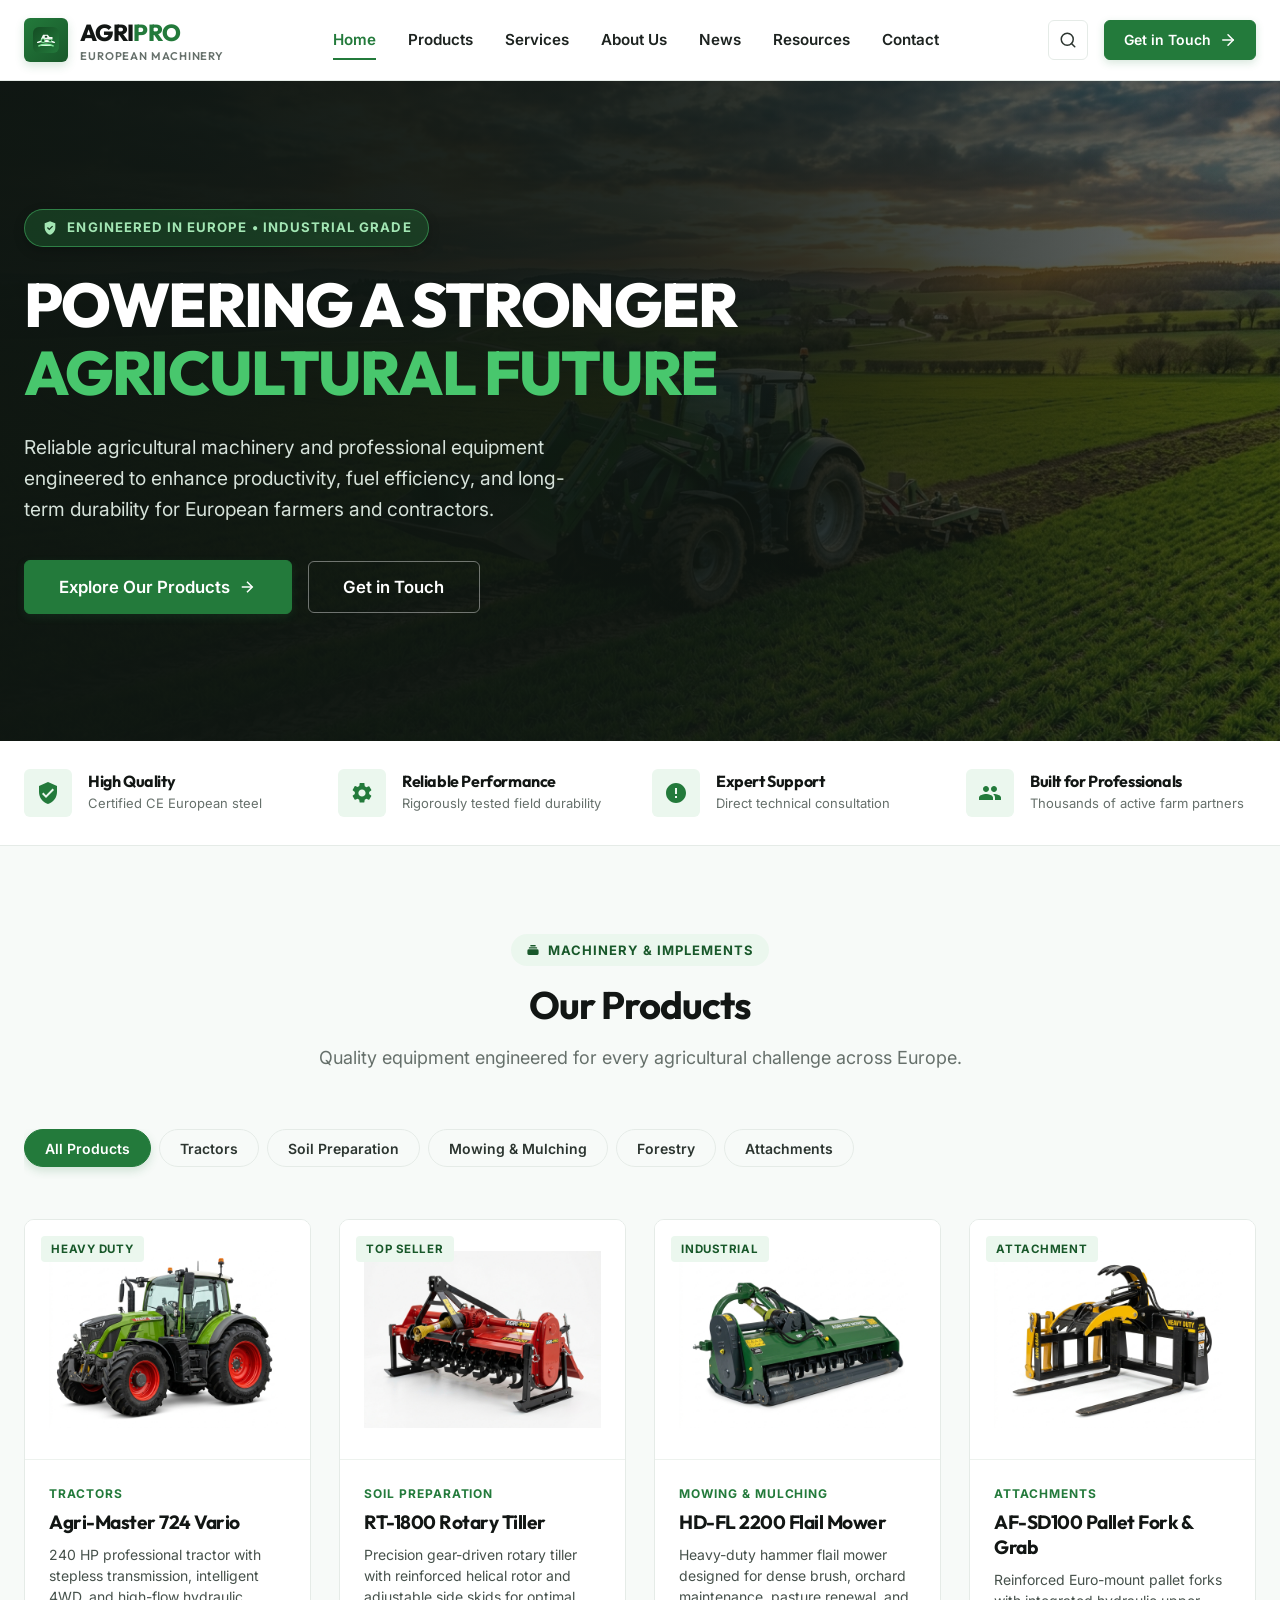
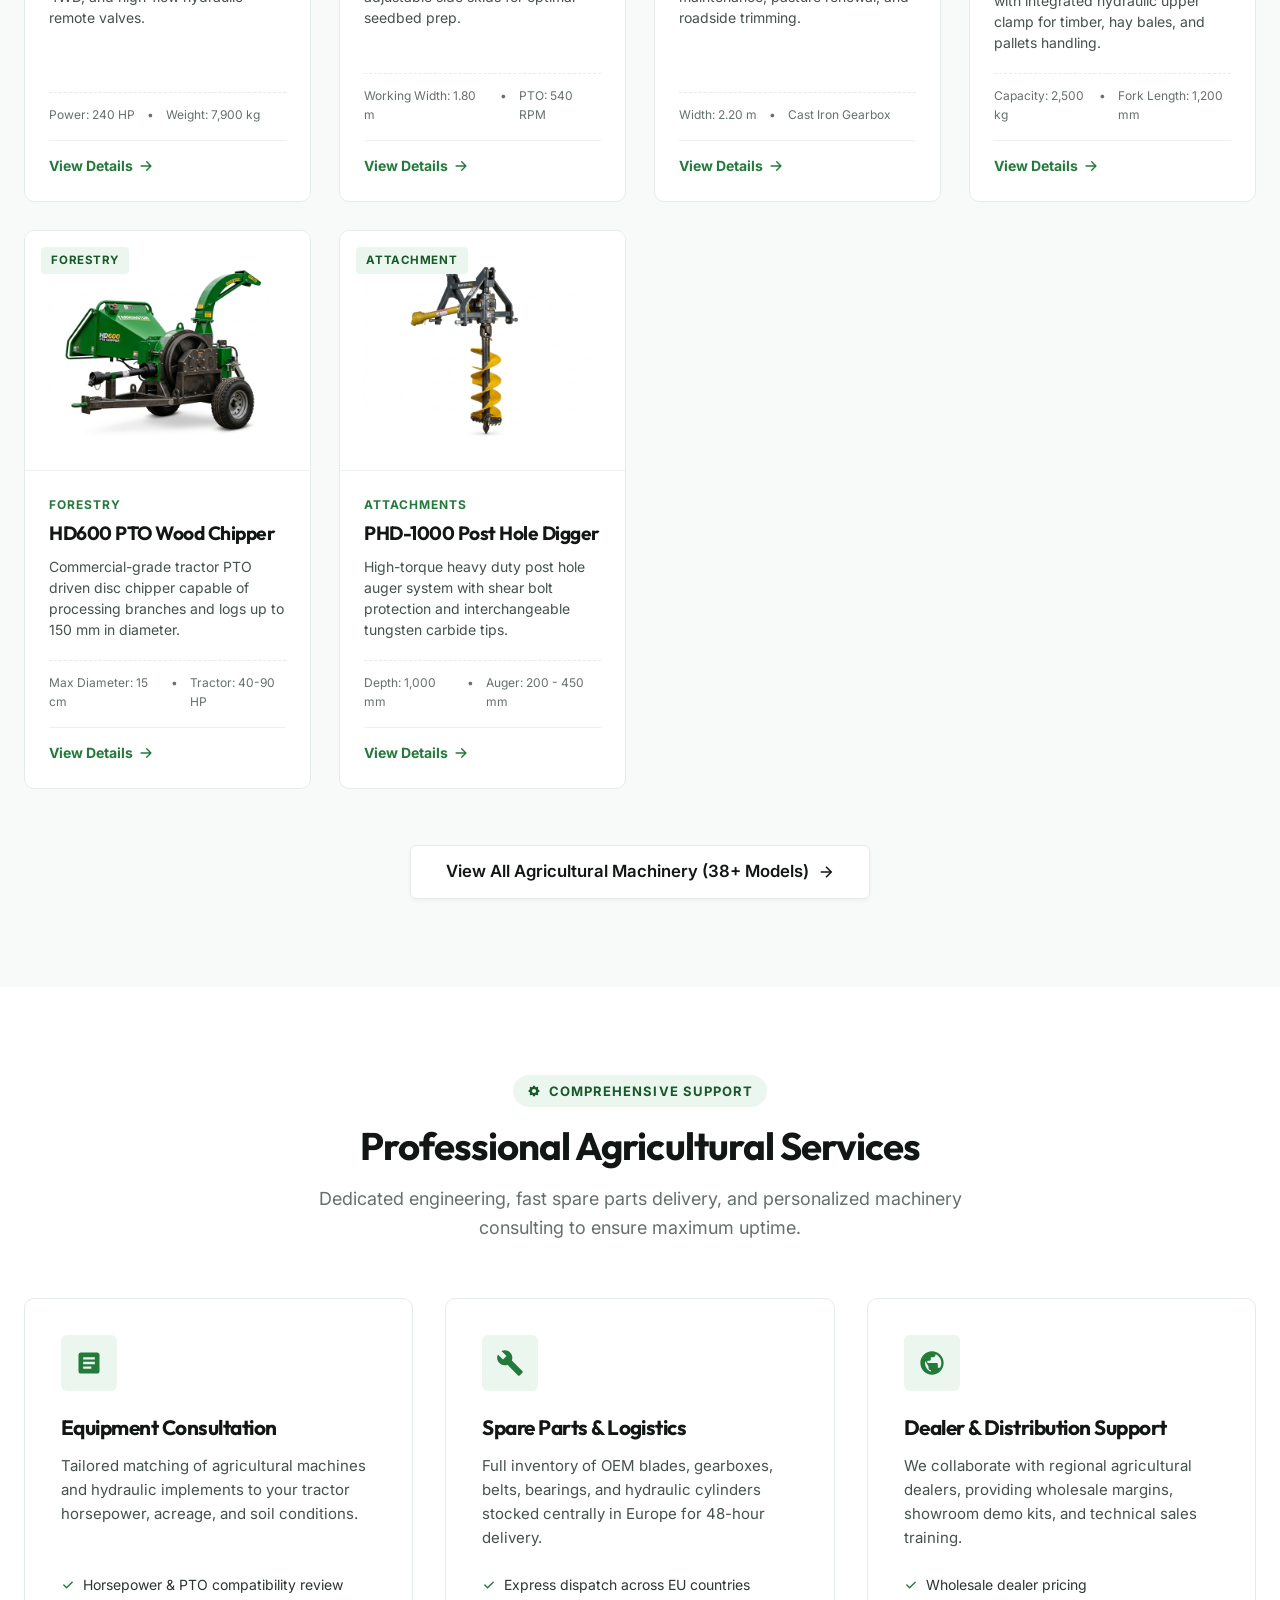
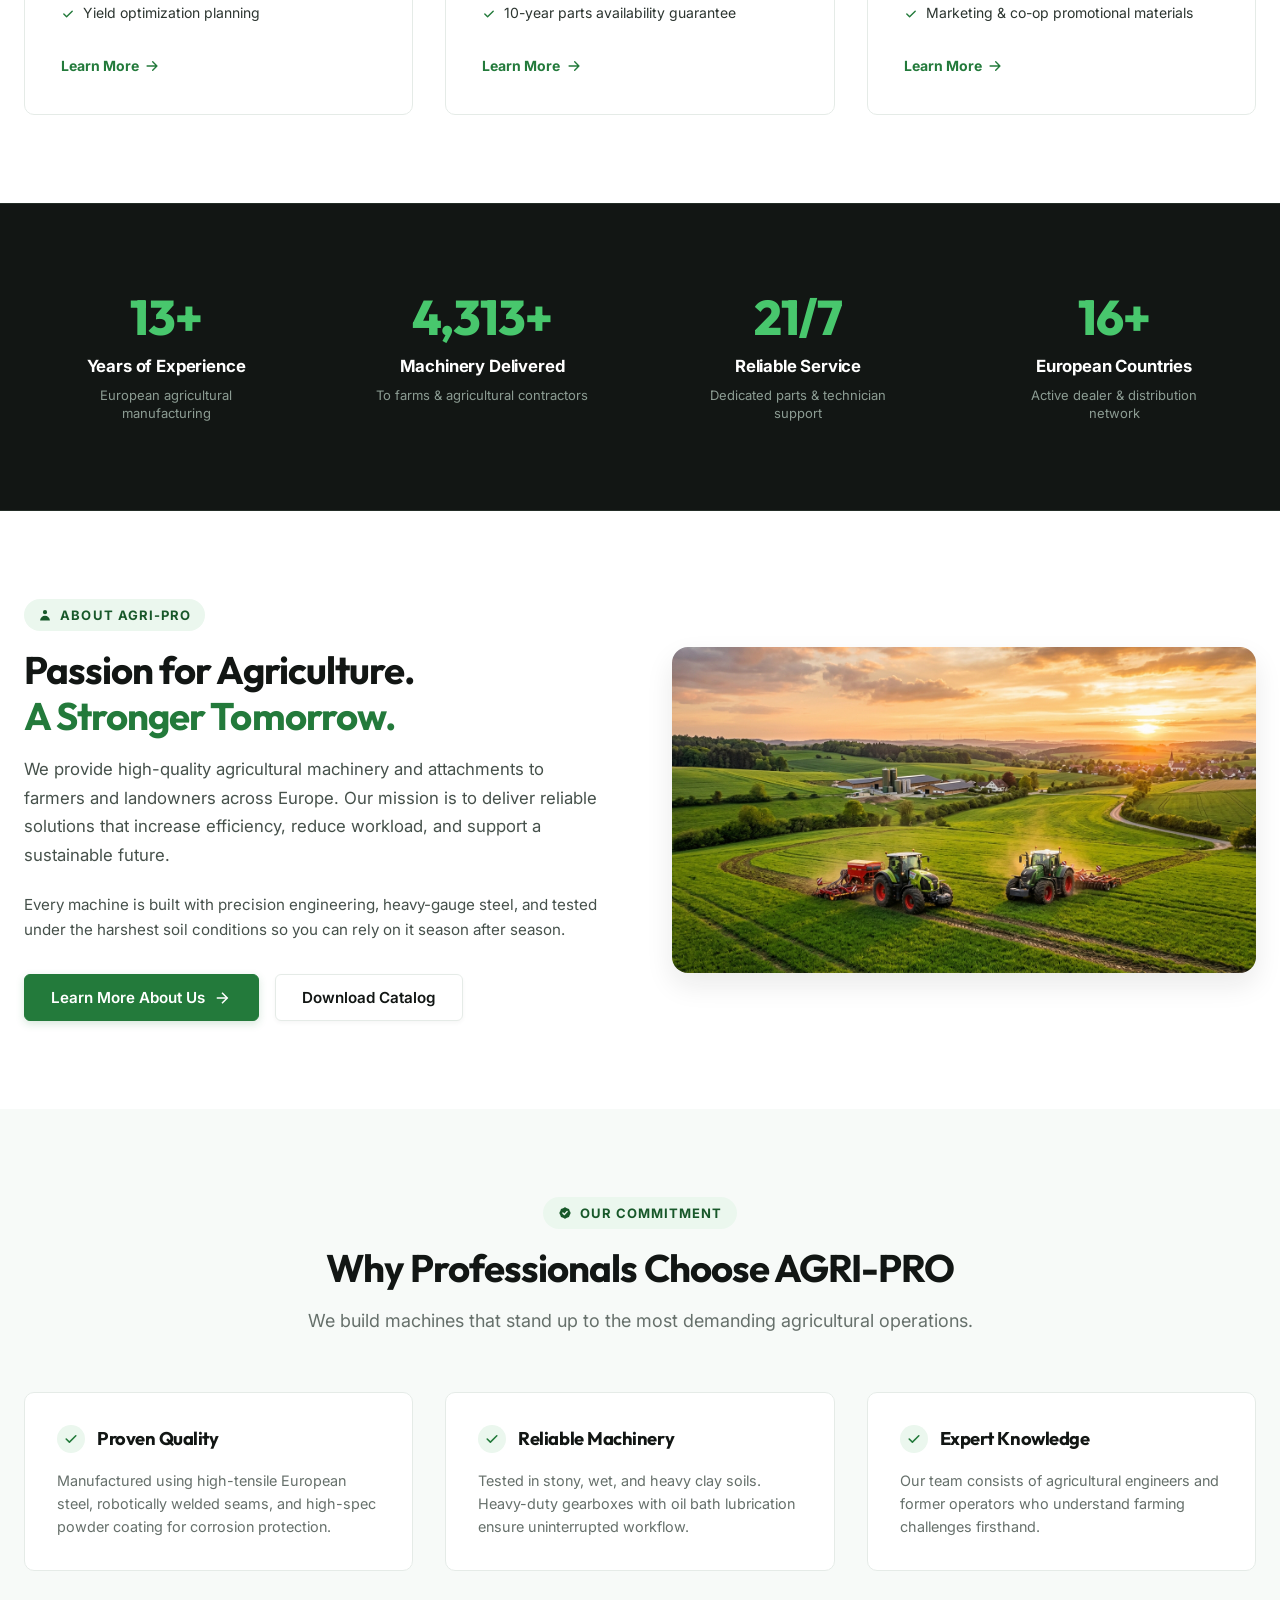
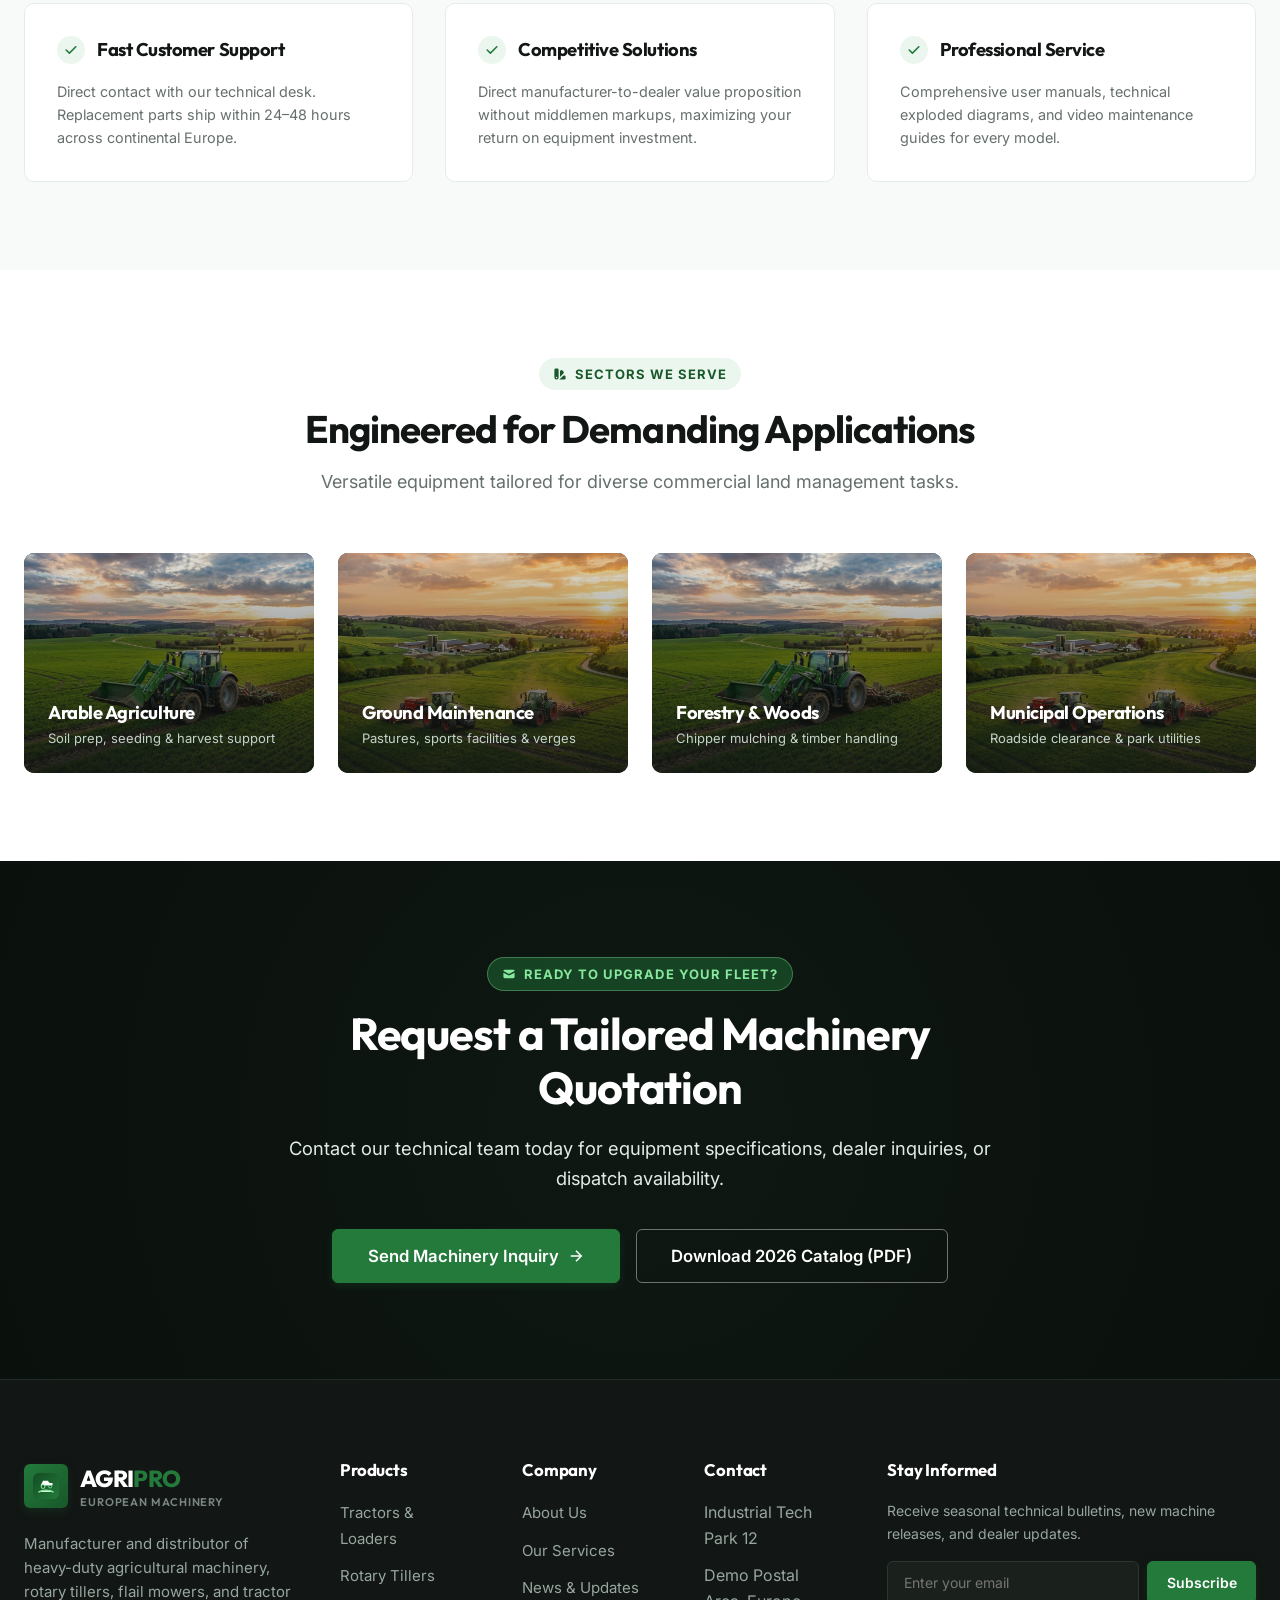
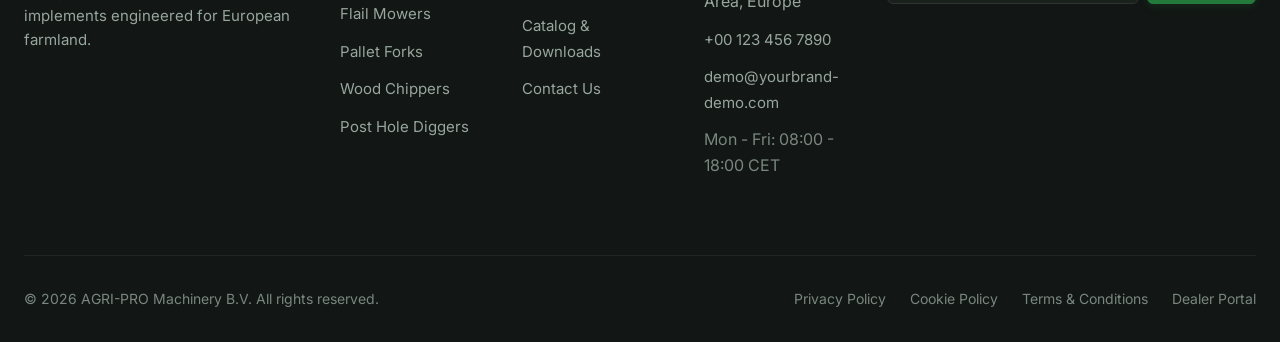
<file: index.html>
﻿<!DOCTYPE html>
<html lang="en">
<head>
  <meta charset="UTF-8">
  <meta name="viewport" content="width=device-width, initial-scale=1.0">
  <title>AGRI-PRO | European Agricultural Machinery & Equipment</title>
  <meta name="description" content="Reliable European agricultural machinery, attachments and professional implements designed for peak productivity, durability, and performance.">
  <meta name="keywords" content="agricultural machinery, tractors, flail mowers, rotary tillers, farm equipment, European machinery">
  
  <!-- Open Graph / Meta -->
  <meta property="og:title" content="AGRI-PRO | European Agricultural Machinery & Equipment">
  <meta property="og:description" content="Built for agriculture professionals across Europe. High-performance tractors, tillers, mowers, and implements.">
  <meta property="og:type" content="website">
  <meta property="og:image" content="images/hero-tractor.jpg">

  <!-- Stylesheets -->
  <link rel="stylesheet" href="css/main.css">
  <link rel="stylesheet" href="css/components.css">
  <link rel="stylesheet" href="css/responsive.css">
</head>
<body>

  <!-- Sticky Site Header -->
  <header class="site-header" id="main-header">
    <div class="container">
      <div class="header-inner">
        <!-- Brand Logo -->
        <a href="index.html" class="brand-logo" aria-label="AGRI-PRO Home">
          <div class="brand-logo-icon">
            <svg viewBox="0 0 44 44" fill="none" xmlns="http://www.w3.org/2000/svg">
              <rect width="44" height="44" rx="10" fill="url(#brandGrad)" />
              <!-- Agricultural ground furrows -->
              <path d="M10 32C15.5 28.5 28.5 28.5 34 32" stroke="#85E89D" stroke-width="2.6" stroke-linecap="round" />
              <path d="M8 26C15 22.5 29 22.5 36 26" stroke="#FFFFFF" stroke-width="2.4" stroke-linecap="round" />
              <!-- Geometric tractor profile -->
              <path d="M13 21L17 13H25L28 17H33V21H13Z" fill="#FFFFFF" fill-opacity="0.95" />
              <circle cx="17" cy="23" r="3.2" fill="#144C23" stroke="#85E89D" stroke-width="1.8" />
              <circle cx="29" cy="23" r="2.4" fill="#144C23" stroke="#85E89D" stroke-width="1.6" />
              <path d="M20 15H24V18H20V15Z" fill="#144C23" />
              <defs>
                <linearGradient id="brandGrad" x1="0" y1="0" x2="44" y2="44" gradientUnits="userSpaceOnUse">
                  <stop stop-color="#144C23" />
                  <stop offset="1" stop-color="#237A3B" />
                </linearGradient>
              </defs>
            </svg>
          </div>
          <div>
            <div class="brand-logo-text">AGRI<span>PRO</span></div>
            <span class="brand-tagline">European Machinery</span>
          </div>
        </a>

        <!-- Desktop Navigation -->
        <nav class="desktop-nav" aria-label="Main Navigation">
          <a href="index.html" class="nav-link">Home</a>
          <a href="products.html" class="nav-link">Products</a>
          <a href="services.html" class="nav-link">Services</a>
          <a href="about.html" class="nav-link">About Us</a>
          <a href="news.html" class="nav-link">News</a>
          <a href="resources.html" class="nav-link">Resources</a>
          <a href="contact.html" class="nav-link">Contact</a>
        </nav>

        <!-- Header Actions -->
        <div class="header-actions">
          <button class="search-trigger-btn" aria-label="Search machinery">
            <svg width="18" height="18" viewBox="0 0 24 24" fill="none" stroke="currentColor" stroke-width="2" stroke-linecap="round" stroke-linejoin="round">
              <circle cx="11" cy="11" r="8"></circle>
              <line x1="21" y1="21" x2="16.65" y2="16.65"></line>
            </svg>
          </button>
          
          <a href="contact.html" class="btn btn-primary btn-sm">
            <span>Get in Touch</span>
            <svg width="16" height="16" viewBox="0 0 24 24" fill="none" stroke="currentColor" stroke-width="2" stroke-linecap="round" stroke-linejoin="round">
              <line x1="5" y1="12" x2="19" y2="12"></line>
              <polyline points="12 5 19 12 12 19"></polyline>
            </svg>
          </a>

          <!-- Mobile Hamburger Toggle -->
          <button class="hamburger-btn" aria-label="Open Navigation Menu">
            <svg width="22" height="22" viewBox="0 0 24 24" fill="none" stroke="currentColor" stroke-width="2" stroke-linecap="round" stroke-linejoin="round">
              <line x1="3" y1="12" x2="21" y2="12"></line>
              <line x1="3" y1="6" x2="21" y2="6"></line>
              <line x1="3" y1="18" x2="21" y2="18"></line>
            </svg>
          </button>
        </div>
      </div>
    </div>
  </header>

  <!-- Mobile Drawer Navigation -->
  <div class="mobile-nav-backdrop"></div>
  <aside class="mobile-nav-drawer" aria-label="Mobile Navigation">
    <div class="mobile-nav-header">
      <div class="brand-logo">
        <div class="brand-logo-icon">
          <svg viewBox="0 0 44 44" fill="none" xmlns="http://www.w3.org/2000/svg">
            <rect width="44" height="44" rx="10" fill="#237A3B" />
            <path d="M10 32C15.5 28.5 28.5 28.5 34 32" stroke="#85E89D" stroke-width="2.6" stroke-linecap="round" />
            <path d="M13 21L17 13H25L28 17H33V21H13Z" fill="#FFFFFF" />
            <circle cx="17" cy="23" r="3.2" fill="#144C23" stroke="#85E89D" stroke-width="1.8" />
            <circle cx="29" cy="23" r="2.4" fill="#144C23" stroke="#85E89D" stroke-width="1.6" />
          </svg>
        </div>
        <div class="brand-logo-text">AGRI<span>PRO</span></div>
      </div>
      <button class="mobile-close-btn" aria-label="Close Navigation">
        <svg width="22" height="22" viewBox="0 0 24 24" fill="none" stroke="currentColor" stroke-width="2">
          <line x1="18" y1="6" x2="6" y2="18"></line>
          <line x1="6" y1="6" x2="18" y2="18"></line>
        </svg>
      </button>
    </div>

    <nav class="mobile-nav-links">
      <a href="index.html">Home</a>
      <a href="products.html">Products</a>
      <a href="services.html">Services</a>
      <a href="about.html">About Us</a>
      <a href="news.html">News & Articles</a>
      <a href="resources.html">Resources & Downloads</a>
      <a href="contact.html">Contact Us</a>
    </nav>

    <div class="mobile-nav-footer">
      <p>Direct Inquiries & Support</p>
      <a href="tel:+001234567890">+00 (0) 123 456 789</a>
      <div style="margin-top: 1rem;">
        <a href="contact.html" class="btn btn-primary" style="width: 100%;">Request Quote</a>
      </div>
    </div>
  </aside>

  <!-- Search Modal -->
  <div class="search-modal">
    <div class="search-modal-card">
      <div class="search-input-box">
        <svg width="22" height="22" viewBox="0 0 24 24" fill="none" stroke="currentColor" stroke-width="2">
          <circle cx="11" cy="11" r="8"></circle>
          <line x1="21" y1="21" x2="16.65" y2="16.65"></line>
        </svg>
        <input type="text" placeholder="Search tractors, tillers, flail mowers, spare parts...">
        <button class="search-close-btn" aria-label="Close search">
          <svg width="20" height="20" viewBox="0 0 24 24" fill="none" stroke="currentColor" stroke-width="2">
            <line x1="18" y1="6" x2="6" y2="18"></line>
            <line x1="6" y1="6" x2="18" y2="18"></line>
          </svg>
        </button>
      </div>
      <p style="margin-top: 1rem; font-size: 0.85rem; color: var(--text-muted);">
        Popular searches: Rotary Tillers, Flail Mowers, Pallet Forks, 3-Point Hitch Attachments, PTO Wood Chippers
      </p>
    </div>
  </div>

  <main>
    <!-- HERO SECTION WITH VIDEO BACKGROUND -->
    <section class="hero-section">
      <!-- Background Video with Fallback Poster Image -->
      <video class="hero-video-bg" autoplay muted loop playsinline poster="images/hero-tractor.jpg">
        <source src="videos/drone.mp4" type="video/mp4">
        <source src="drone.mp4" type="video/mp4">
        <source src="videos/hero-machinery.mp4" type="video/mp4">
      </video>
      <div class="hero-overlay"></div>

      <div class="container">
        <div class="hero-content reveal-fade is-revealed">
          <div class="hero-tag">
            <!-- CE European Certified Quality Shield Icon -->
            <svg viewBox="0 0 24 24" fill="currentColor">
              <path d="M12 2L4 5v6.09c0 5.05 3.41 9.76 8 10.91 4.59-1.15 8-5.86 8-10.91V5l-8-3zm-1.06 13.54L7.4 12l1.41-1.41 2.12 2.12 4.24-4.24 1.41 1.41-5.64 5.66z"/>
            </svg>
            <span>Engineered in Europe &bull; Industrial Grade</span>
          </div>
          <h1 class="hero-title">
            Powering a Stronger
            <span class="text-green">Agricultural Future</span>
          </h1>
          <p class="hero-description">
            Reliable agricultural machinery and professional equipment engineered to enhance productivity, fuel efficiency, and long-term durability for European farmers and contractors.
          </p>
          <div class="hero-cta-group">
            <a href="products.html" class="btn btn-primary btn-lg">
              <span>Explore Our Products</span>
              <svg width="18" height="18" viewBox="0 0 24 24" fill="none" stroke="currentColor" stroke-width="2">
                <line x1="5" y1="12" x2="19" y2="12"></line>
                <polyline points="12 5 19 12 12 19"></polyline>
              </svg>
            </a>
            <a href="contact.html" class="btn btn-outline-white btn-lg">
              <span>Get in Touch</span>
            </a>
          </div>
        </div>
      </div>
    </section>

    <!-- TRUST / VALUE INDICATORS STRIP -->
    <section class="trust-strip">
      <div class="container">
        <div class="trust-grid stagger-items reveal-fade">
          <div class="trust-item">
            <div class="trust-icon-box">
              <svg viewBox="0 0 24 24">
                <path d="M12 1L3 5v6c0 5.55 3.84 10.74 9 12 5.16-1.26 9-6.45 9-12V5l-9-4zm-2 16l-4-4 1.41-1.41L10 14.17l6.59-6.59L18 9l-8 8z"/>
              </svg>
            </div>
            <div class="trust-text">
              <h4>High Quality</h4>
              <p>Certified CE European steel</p>
            </div>
          </div>

          <div class="trust-item">
            <div class="trust-icon-box">
              <svg viewBox="0 0 24 24">
                <path d="M19.14 12.94c.04-.3.06-.61.06-.94 0-.32-.02-.64-.07-.94l2.03-1.58a.49.49 0 0 0 .12-.61l-1.92-3.32a.488.488 0 0 0-.59-.22l-2.39.96c-.5-.38-1.03-.7-1.62-.94l-.36-2.54A.484.484 0 0 0 13.9 2h-3.8c-.24 0-.44.17-.47.41l-.36 2.54c-.59.24-1.13.57-1.62.94l-2.39-.96c-.22-.08-.47 0-.59.22L2.74 8.87c-.12.21-.08.47.12.61l2.03 1.58c-.05.3-.09.63-.09.94s.02.64.07.94l-2.03 1.58a.49.49 0 0 0-.12.61l1.92 3.32c.12.22.37.29.59.22l2.39-.96c.5.38 1.03.7 1.62.94l.36 2.54c.05.24.24.41.48.41h3.8c.24 0 .44-.17.47-.41l.36-2.54c.59-.24 1.13-.56 1.62-.94l2.39.96c.22.08.47 0 .59-.22l1.92-3.32c.12-.22.07-.47-.12-.61l-2.01-1.58zM12 15.6c-1.98 0-3.6-1.62-3.6-3.6s1.62-3.6 3.6-3.6 3.6 1.62 3.6 3.6-1.62 3.6-3.6 3.6z"/>
              </svg>
            </div>
            <div class="trust-text">
              <h4>Reliable Performance</h4>
              <p>Rigorously tested field durability</p>
            </div>
          </div>

          <div class="trust-item">
            <div class="trust-icon-box">
              <svg viewBox="0 0 24 24">
                <path d="M12 2C6.48 2 2 6.48 2 12s4.48 10 10 10 10-4.48 10-10S17.52 2 12 2zm1 15h-2v-2h2v2zm0-4h-2V7h2v6z"/>
              </svg>
            </div>
            <div class="trust-text">
              <h4>Expert Support</h4>
              <p>Direct technical consultation</p>
            </div>
          </div>

          <div class="trust-item">
            <div class="trust-icon-box">
              <svg viewBox="0 0 24 24">
                <path d="M16 11c1.66 0 2.99-1.34 2.99-3S17.66 5 16 5c-1.66 0-3 1.34-3 3s1.34 3 3 3zm-8 0c1.66 0 2.99-1.34 2.99-3S9.66 5 8 5C6.34 5 5 6.34 5 8s1.34 3 3 3zm0 2c-2.33 0-7 1.17-7 3.5V19h14v-2.5c0-2.33-4.67-3.5-7-3.5zm8 0c-.29 0-.62.02-.97.05 1.16.84 1.97 1.97 1.97 3.45V19h6v-2.5c0-2.33-4.67-3.5-7-3.5z"/>
              </svg>
            </div>
            <div class="trust-text">
              <h4>Built for Professionals</h4>
              <p>Thousands of active farm partners</p>
            </div>
          </div>
        </div>
      </div>
    </section>

    <!-- PRODUCTS SHOWCASE SECTION -->
    <section class="section-padding bg-light" id="products">
      <div class="container">
        <div class="section-header text-center reveal-fade">
          <div class="section-tag">
            <svg viewBox="0 0 20 20"><path d="M7 3a1 1 0 000 2h6a1 1 0 100-2H7zM4 7a1 1 0 011-1h10a1 1 0 110 2H5a1 1 0 01-1-1zM2 11a2 2 0 012-2h12a2 2 0 012 2v4a2 2 0 01-2 2H4a2 2 0 01-2-2v-4z"/></svg>
            <span>Machinery & Implements</span>
          </div>
          <h2 class="section-title">Our Products</h2>
          <p class="section-subtitle">Quality equipment engineered for every agricultural challenge across Europe.</p>
        </div>

        <!-- Filter Buttons -->
        <div class="filter-tabs-wrapper reveal-fade">
          <button class="filter-btn active" data-filter="all">All Products</button>
          <button class="filter-btn" data-filter="tractors">Tractors</button>
          <button class="filter-btn" data-filter="soil">Soil Preparation</button>
          <button class="filter-btn" data-filter="mowing">Mowing & Mulching</button>
          <button class="filter-btn" data-filter="forestry">Forestry</button>
          <button class="filter-btn" data-filter="attachments">Attachments</button>
        </div>

        <!-- Products Grid -->
        <div class="products-grid stagger-items reveal-fade">
          <!-- Card 1: Tractor -->
          <article class="product-card" data-category="tractors">
            <div class="product-image-box">
              <span class="product-badge">Heavy Duty</span>
              <img src="images/product-tractor.jpg" alt="Vario 724 Agricultural Tractor" loading="lazy">
            </div>
            <div class="product-content">
              <span class="product-category">Tractors</span>
              <h3 class="product-title">Agri-Master 724 Vario</h3>
              <p class="product-excerpt">240 HP professional tractor with stepless transmission, intelligent 4WD, and high-flow hydraulic remote valves.</p>
              <div class="product-meta-specs">
                <span class="product-meta-item">Power: 240 HP</span>
                <span>&bull;</span>
                <span class="product-meta-item">Weight: 7,900 kg</span>
              </div>
              <div class="product-cta-row">
                <a href="product-detail.html" class="product-link-btn">
                  <span>View Details</span>
                  <svg viewBox="0 0 20 20"><path fill-rule="evenodd" d="M10.293 3.293a1 1 0 011.414 0l6 6a1 1 0 010 1.414l-6 6a1 1 0 01-1.414-1.414L14.586 11H3a1 1 0 110-2h11.586l-4.293-4.293a1 1 0 010-1.414z" clip-rule="evenodd"/></svg>
                </a>
              </div>
            </div>
          </article>

          <!-- Card 2: Rotary Tiller -->
          <article class="product-card" data-category="soil">
            <div class="product-image-box">
              <span class="product-badge">Top Seller</span>
              <img src="images/product-rotary-tiller.jpg" alt="RT-1800 Heavy Duty Rotary Tiller" loading="lazy">
            </div>
            <div class="product-content">
              <span class="product-category">Soil Preparation</span>
              <h3 class="product-title">RT-1800 Rotary Tiller</h3>
              <p class="product-excerpt">Precision gear-driven rotary tiller with reinforced helical rotor and adjustable side skids for optimal seedbed prep.</p>
              <div class="product-meta-specs">
                <span class="product-meta-item">Working Width: 1.80 m</span>
                <span>&bull;</span>
                <span class="product-meta-item">PTO: 540 RPM</span>
              </div>
              <div class="product-cta-row">
                <a href="product-detail.html" class="product-link-btn">
                  <span>View Details</span>
                  <svg viewBox="0 0 20 20"><path fill-rule="evenodd" d="M10.293 3.293a1 1 0 011.414 0l6 6a1 1 0 010 1.414l-6 6a1 1 0 01-1.414-1.414L14.586 11H3a1 1 0 110-2h11.586l-4.293-4.293a1 1 0 010-1.414z" clip-rule="evenodd"/></svg>
                </a>
              </div>
            </div>
          </article>

          <!-- Card 3: Flail Mower -->
          <article class="product-card" data-category="mowing">
            <div class="product-image-box">
              <span class="product-badge">Industrial</span>
              <img src="images/product-flail-mower.jpg" alt="HD-FL 2200 Agricultural Flail Mower" loading="lazy">
            </div>
            <div class="product-content">
              <span class="product-category">Mowing & Mulching</span>
              <h3 class="product-title">HD-FL 2200 Flail Mower</h3>
              <p class="product-excerpt">Heavy-duty hammer flail mower designed for dense brush, orchard maintenance, pasture renewal, and roadside trimming.</p>
              <div class="product-meta-specs">
                <span class="product-meta-item">Width: 2.20 m</span>
                <span>&bull;</span>
                <span class="product-meta-item">Cast Iron Gearbox</span>
              </div>
              <div class="product-cta-row">
                <a href="product-detail.html" class="product-link-btn">
                  <span>View Details</span>
                  <svg viewBox="0 0 20 20"><path fill-rule="evenodd" d="M10.293 3.293a1 1 0 011.414 0l6 6a1 1 0 010 1.414l-6 6a1 1 0 01-1.414-1.414L14.586 11H3a1 1 0 110-2h11.586l-4.293-4.293a1 1 0 010-1.414z" clip-rule="evenodd"/></svg>
                </a>
              </div>
            </div>
          </article>

          <!-- Card 4: Pallet Forks Attachment -->
          <article class="product-card" data-category="attachments">
            <div class="product-image-box">
              <span class="product-badge">Attachment</span>
              <img src="images/product-pallet-fork.jpg" alt="AF-SD100 Heavy Duty Pallet Forks" loading="lazy">
            </div>
            <div class="product-content">
              <span class="product-category">Attachments</span>
              <h3 class="product-title">AF-SD100 Pallet Fork & Grab</h3>
              <p class="product-excerpt">Reinforced Euro-mount pallet forks with integrated hydraulic upper clamp for timber, hay bales, and pallets handling.</p>
              <div class="product-meta-specs">
                <span class="product-meta-item">Capacity: 2,500 kg</span>
                <span>&bull;</span>
                <span class="product-meta-item">Fork Length: 1,200 mm</span>
              </div>
              <div class="product-cta-row">
                <a href="product-detail.html" class="product-link-btn">
                  <span>View Details</span>
                  <svg viewBox="0 0 20 20"><path fill-rule="evenodd" d="M10.293 3.293a1 1 0 011.414 0l6 6a1 1 0 010 1.414l-6 6a1 1 0 01-1.414-1.414L14.586 11H3a1 1 0 110-2h11.586l-4.293-4.293a1 1 0 010-1.414z" clip-rule="evenodd"/></svg>
                </a>
              </div>
            </div>
          </article>

          <!-- Card 5: Wood Chipper -->
          <article class="product-card" data-category="forestry">
            <div class="product-image-box">
              <span class="product-badge">Forestry</span>
              <img src="images/product-wood-chipper.jpg" alt="HD600 PTO Wood Chipper" loading="lazy">
            </div>
            <div class="product-content">
              <span class="product-category">Forestry</span>
              <h3 class="product-title">HD600 PTO Wood Chipper</h3>
              <p class="product-excerpt">Commercial-grade tractor PTO driven disc chipper capable of processing branches and logs up to 150 mm in diameter.</p>
              <div class="product-meta-specs">
                <span class="product-meta-item">Max Diameter: 15 cm</span>
                <span>&bull;</span>
                <span class="product-meta-item">Tractor: 40-90 HP</span>
              </div>
              <div class="product-cta-row">
                <a href="product-detail.html" class="product-link-btn">
                  <span>View Details</span>
                  <svg viewBox="0 0 20 20"><path fill-rule="evenodd" d="M10.293 3.293a1 1 0 011.414 0l6 6a1 1 0 010 1.414l-6 6a1 1 0 01-1.414-1.414L14.586 11H3a1 1 0 110-2h11.586l-4.293-4.293a1 1 0 010-1.414z" clip-rule="evenodd"/></svg>
                </a>
              </div>
            </div>
          </article>

          <!-- Card 6: Post Hole Digger -->
          <article class="product-card" data-category="attachments">
            <div class="product-image-box">
              <span class="product-badge">Attachment</span>
              <img src="images/product-post-hole-digger.jpg" alt="PHD-1000 Post Hole Digger" loading="lazy">
            </div>
            <div class="product-content">
              <span class="product-category">Attachments</span>
              <h3 class="product-title">PHD-1000 Post Hole Digger</h3>
              <p class="product-excerpt">High-torque heavy duty post hole auger system with shear bolt protection and interchangeable tungsten carbide tips.</p>
              <div class="product-meta-specs">
                <span class="product-meta-item">Depth: 1,000 mm</span>
                <span>&bull;</span>
                <span class="product-meta-item">Auger: 200 - 450 mm</span>
              </div>
              <div class="product-cta-row">
                <a href="product-detail.html" class="product-link-btn">
                  <span>View Details</span>
                  <svg viewBox="0 0 20 20"><path fill-rule="evenodd" d="M10.293 3.293a1 1 0 011.414 0l6 6a1 1 0 010 1.414l-6 6a1 1 0 01-1.414-1.414L14.586 11H3a1 1 0 110-2h11.586l-4.293-4.293a1 1 0 010-1.414z" clip-rule="evenodd"/></svg>
                </a>
              </div>
            </div>
          </article>
        </div>

        <div style="text-align: center; margin-top: 3.5rem;" class="reveal-fade">
          <a href="products.html" class="btn btn-secondary btn-lg">
            <span>View All Agricultural Machinery (38+ Models)</span>
            <svg width="18" height="18" viewBox="0 0 24 24" fill="none" stroke="currentColor" stroke-width="2"><line x1="5" y1="12" x2="19" y2="12"></line><polyline points="12 5 19 12 12 19"></polyline></svg>
          </a>
        </div>
      </div>
    </section>

    <!-- SERVICES SECTION -->
    <section class="section-padding" id="services">
      <div class="container">
        <div class="section-header text-center reveal-fade">
          <div class="section-tag">
            <svg viewBox="0 0 20 20"><path fill-rule="evenodd" d="M11.49 3.17c-.38-1.56-2.6-1.56-2.98 0a1.532 1.532 0 01-2.286.948c-1.372-.836-2.942.734-2.106 2.106.54.886.061 2.042-.947 2.287-1.561.379-1.561 2.6 0 2.978a1.532 1.532 0 01.947 2.287c-.836 1.372.734 2.942 2.106 2.106a1.532 1.532 0 012.287.947c.379 1.561 2.6 1.561 2.978 0a1.533 1.533 0 012.287-.947c1.372.836 2.942-.734 2.106-2.106a1.533 1.533 0 01.947-2.287c1.561-.379 1.561-2.6 0-2.978a1.532 1.532 0 01-.947-2.287c.836-1.372-.734-2.942-2.106-2.106a1.532 1.532 0 01-2.287-.947zM10 13a3 3 0 100-6 3 3 0 000 6z" clip-rule="evenodd"/></svg>
            <span>Comprehensive Support</span>
          </div>
          <h2 class="section-title">Professional Agricultural Services</h2>
          <p class="section-subtitle">Dedicated engineering, fast spare parts delivery, and personalized machinery consulting to ensure maximum uptime.</p>
        </div>

        <div class="services-grid stagger-items reveal-fade">
          <!-- Service 1 -->
          <div class="service-card">
            <div class="service-icon-box">
              <svg viewBox="0 0 24 24"><path d="M19 3H5c-1.1 0-2 .9-2 2v14c0 1.1.9 2 2 2h14c1.1 0 2-.9 2-2V5c0-1.1-.9-2-2-2zm-5 14H7v-2h7v2zm3-4H7v-2h10v2zm0-4H7V7h10v2z"/></svg>
            </div>
            <h3 class="service-title">Equipment Consultation</h3>
            <p class="service-description">Tailored matching of agricultural machines and hydraulic implements to your tractor horsepower, acreage, and soil conditions.</p>
            <ul class="service-features-list">
              <li>
                <svg viewBox="0 0 20 20"><path fill-rule="evenodd" d="M16.707 5.293a1 1 0 010 1.414l-8 8a1 1 0 01-1.414 0l-4-4a1 1 0 011.414-1.414L8 12.586l7.293-7.293a1 1 0 011.414 0z" clip-rule="evenodd"/></svg>
                <span>Horsepower & PTO compatibility review</span>
              </li>
              <li>
                <svg viewBox="0 0 20 20"><path fill-rule="evenodd" d="M16.707 5.293a1 1 0 010 1.414l-8 8a1 1 0 01-1.414 0l-4-4a1 1 0 011.414-1.414L8 12.586l7.293-7.293a1 1 0 011.414 0z" clip-rule="evenodd"/></svg>
                <span>Yield optimization planning</span>
              </li>
            </ul>
            <a href="services.html" class="product-link-btn">
              <span>Learn More</span>
              <svg viewBox="0 0 20 20"><path fill-rule="evenodd" d="M10.293 3.293a1 1 0 011.414 0l6 6a1 1 0 010 1.414l-6 6a1 1 0 01-1.414-1.414L14.586 11H3a1 1 0 110-2h11.586l-4.293-4.293a1 1 0 010-1.414z" clip-rule="evenodd"/></svg>
            </a>
          </div>

          <!-- Service 2 -->
          <div class="service-card">
            <div class="service-icon-box">
              <svg viewBox="0 0 24 24"><path d="M22.7 19l-9.1-9.1c.9-2.3.4-5-1.5-6.9-2-2-5-2.4-7.4-1.3L9 6 6 9 1.6 4.7C.4 7.1.9 10.1 2.9 12.1c1.9 1.9 4.6 2.4 6.9 1.5l9.1 9.1c.4.4 1 .4 1.4 0l2.3-2.3c.5-.4.5-1.1.1-1.4z"/></svg>
            </div>
            <h3 class="service-title">Spare Parts & Logistics</h3>
            <p class="service-description">Full inventory of OEM blades, gearboxes, belts, bearings, and hydraulic cylinders stocked centrally in Europe for 48-hour delivery.</p>
            <ul class="service-features-list">
              <li>
                <svg viewBox="0 0 20 20"><path fill-rule="evenodd" d="M16.707 5.293a1 1 0 010 1.414l-8 8a1 1 0 01-1.414 0l-4-4a1 1 0 011.414-1.414L8 12.586l7.293-7.293a1 1 0 011.414 0z" clip-rule="evenodd"/></svg>
                <span>Express dispatch across EU countries</span>
              </li>
              <li>
                <svg viewBox="0 0 20 20"><path fill-rule="evenodd" d="M16.707 5.293a1 1 0 010 1.414l-8 8a1 1 0 01-1.414 0l-4-4a1 1 0 011.414-1.414L8 12.586l7.293-7.293a1 1 0 011.414 0z" clip-rule="evenodd"/></svg>
                <span>10-year parts availability guarantee</span>
              </li>
            </ul>
            <a href="services.html" class="product-link-btn">
              <span>Learn More</span>
              <svg viewBox="0 0 20 20"><path fill-rule="evenodd" d="M10.293 3.293a1 1 0 011.414 0l6 6a1 1 0 010 1.414l-6 6a1 1 0 01-1.414-1.414L14.586 11H3a1 1 0 110-2h11.586l-4.293-4.293a1 1 0 010-1.414z" clip-rule="evenodd"/></svg>
            </a>
          </div>

          <!-- Service 3 -->
          <div class="service-card">
            <div class="service-icon-box">
              <svg viewBox="0 0 24 24"><path d="M12 2C6.48 2 2 6.48 2 12s4.48 10 10 10 10-4.48 10-10S17.52 2 12 2zm1 17.93c-3.95-.49-7-3.85-7-7.93 0-.62.08-1.21.21-1.79L9 15v1c0 1.1.9 2 2 2v1.93zm6.9-2.54c-.26-.81-1-1.39-1.9-1.39h-1v-3c0-.55-.45-1-1-1H8v-2h2c.55 0 1-.45 1-1V7h2c1.1 0 2-.9 2-2v-.41c2.93 1.19 5 4.06 5 7.41 0 2.08-.8 3.97-2.1 5.39z"/></svg>
            </div>
            <h3 class="service-title">Dealer & Distribution Support</h3>
            <p class="service-description">We collaborate with regional agricultural dealers, providing wholesale margins, showroom demo kits, and technical sales training.</p>
            <ul class="service-features-list">
              <li>
                <svg viewBox="0 0 20 20"><path fill-rule="evenodd" d="M16.707 5.293a1 1 0 010 1.414l-8 8a1 1 0 01-1.414 0l-4-4a1 1 0 011.414-1.414L8 12.586l7.293-7.293a1 1 0 011.414 0z" clip-rule="evenodd"/></svg>
                <span>Wholesale dealer pricing</span>
              </li>
              <li>
                <svg viewBox="0 0 20 20"><path fill-rule="evenodd" d="M16.707 5.293a1 1 0 010 1.414l-8 8a1 1 0 01-1.414 0l-4-4a1 1 0 011.414-1.414L8 12.586l7.293-7.293a1 1 0 011.414 0z" clip-rule="evenodd"/></svg>
                <span>Marketing & co-op promotional materials</span>
              </li>
            </ul>
            <a href="services.html" class="product-link-btn">
              <span>Learn More</span>
              <svg viewBox="0 0 20 20"><path fill-rule="evenodd" d="M10.293 3.293a1 1 0 011.414 0l6 6a1 1 0 010 1.414l-6 6a1 1 0 01-1.414-1.414L14.586 11H3a1 1 0 110-2h11.586l-4.293-4.293a1 1 0 010-1.414z" clip-rule="evenodd"/></svg>
            </a>
          </div>
        </div>
      </div>
    </section>

    <!-- STATS STRIP SECTION -->
    <section class="stats-strip">
      <div class="container">
        <div class="stats-grid stagger-items reveal-fade">
          <div class="stat-item">
            <div class="stat-number" data-target="15" data-suffix="+">0</div>
            <div class="stat-label">Years of Experience</div>
            <div class="stat-subtext">European agricultural manufacturing</div>
          </div>
          <div class="stat-item">
            <div class="stat-number" data-target="4800" data-suffix="+">0</div>
            <div class="stat-label">Machinery Delivered</div>
            <div class="stat-subtext">To farms & agricultural contractors</div>
          </div>
          <div class="stat-item">
            <div class="stat-number" data-target="24" data-suffix="/7">0</div>
            <div class="stat-label">Reliable Service</div>
            <div class="stat-subtext">Dedicated parts & technician support</div>
          </div>
          <div class="stat-item">
            <div class="stat-number" data-target="18" data-suffix="+">0</div>
            <div class="stat-label">European Countries</div>
            <div class="stat-subtext">Active dealer & distribution network</div>
          </div>
        </div>
      </div>
    </section>

    <!-- ABOUT TEASER SECTION -->
    <section class="section-padding">
      <div class="container">
        <div style="display: grid; grid-template-columns: 1fr 1fr; gap: 4rem; align-items: center;">
          <div class="reveal-left">
            <div class="section-tag">
              <svg viewBox="0 0 20 20"><path fill-rule="evenodd" d="M10 9a3 3 0 100-6 3 3 0 000 6zm-7 9a7 7 0 1114 0H3z" clip-rule="evenodd"/></svg>
              <span>About AGRI-PRO</span>
            </div>
            <h2 class="section-title">Passion for Agriculture.<br><span class="highlight-green">A Stronger Tomorrow.</span></h2>
            <p style="font-size: 1.05rem; line-height: 1.7; color: var(--charcoal-600); margin-bottom: 1.5rem;">
              We provide high-quality agricultural machinery and attachments to farmers and landowners across Europe. Our mission is to deliver reliable solutions that increase efficiency, reduce workload, and support a sustainable future.
            </p>
            <p style="font-size: 0.95rem; line-height: 1.6; color: var(--charcoal-600); margin-bottom: 2rem;">
              Every machine is built with precision engineering, heavy-gauge steel, and tested under the harshest soil conditions so you can rely on it season after season.
            </p>
            <div style="display: flex; gap: 1rem; flex-wrap: wrap;">
              <a href="about.html" class="btn btn-primary">
                <span>Learn More About Us</span>
                <svg width="18" height="18" viewBox="0 0 24 24" fill="none" stroke="currentColor" stroke-width="2"><line x1="5" y1="12" x2="19" y2="12"></line><polyline points="12 5 19 12 12 19"></polyline></svg>
              </a>
              <a href="resources.html" class="btn btn-secondary">
                <span>Download Catalog</span>
              </a>
            </div>
          </div>
          <div class="reveal-right">
            <img src="images/about-machinery.jpg" alt="European agricultural fields with modern tractors" style="border-radius: var(--radius-lg); box-shadow: var(--shadow-lg);" loading="lazy">
          </div>
        </div>
      </div>
    </section>

    <!-- WHY CHOOSE US -->
    <section class="section-padding bg-light">
      <div class="container">
        <div class="section-header text-center reveal-fade">
          <div class="section-tag">
            <svg viewBox="0 0 20 20"><path fill-rule="evenodd" d="M6.267 3.455a3.066 3.066 0 001.745-.723 3.066 3.066 0 013.976 0 3.066 3.066 0 001.745.723 3.066 3.066 0 012.812 2.812c.051.643.304 1.254.723 1.745a3.066 3.066 0 010 3.976 3.066 3.066 0 00-.723 1.745 3.066 3.066 0 01-2.812 2.812 3.066 3.066 0 00-1.745.723 3.066 3.066 0 01-3.976 0 3.066 3.066 0 00-1.745-.723 3.066 3.066 0 01-2.812-2.812 3.066 3.066 0 00-.723-1.745 3.066 3.066 0 010-3.976 3.066 3.066 0 00.723-1.745 3.066 3.066 0 012.812-2.812zm7.44 5.252a1 1 0 00-1.414-1.414L9 10.586 7.707 9.293a1 1 0 00-1.414 1.414l2 2a1 1 0 001.414 0l4-4z" clip-rule="evenodd"/></svg>
            <span>Our Commitment</span>
          </div>
          <h2 class="section-title">Why Professionals Choose AGRI-PRO</h2>
          <p class="section-subtitle">We build machines that stand up to the most demanding agricultural operations.</p>
        </div>

        <div class="why-us-grid stagger-items reveal-fade">
          <div class="feature-box">
            <div class="feature-icon-row">
              <div class="feature-check-icon">
                <svg viewBox="0 0 20 20"><path fill-rule="evenodd" d="M16.707 5.293a1 1 0 010 1.414l-8 8a1 1 0 01-1.414 0l-4-4a1 1 0 011.414-1.414L8 12.586l7.293-7.293a1 1 0 011.414 0z" clip-rule="evenodd"/></svg>
              </div>
              <h4>Proven Quality</h4>
            </div>
            <p>Manufactured using high-tensile European steel, robotically welded seams, and high-spec powder coating for corrosion protection.</p>
          </div>

          <div class="feature-box">
            <div class="feature-icon-row">
              <div class="feature-check-icon">
                <svg viewBox="0 0 20 20"><path fill-rule="evenodd" d="M16.707 5.293a1 1 0 010 1.414l-8 8a1 1 0 01-1.414 0l-4-4a1 1 0 011.414-1.414L8 12.586l7.293-7.293a1 1 0 011.414 0z" clip-rule="evenodd"/></svg>
              </div>
              <h4>Reliable Machinery</h4>
            </div>
            <p>Tested in stony, wet, and heavy clay soils. Heavy-duty gearboxes with oil bath lubrication ensure uninterrupted workflow.</p>
          </div>

          <div class="feature-box">
            <div class="feature-icon-row">
              <div class="feature-check-icon">
                <svg viewBox="0 0 20 20"><path fill-rule="evenodd" d="M16.707 5.293a1 1 0 010 1.414l-8 8a1 1 0 01-1.414 0l-4-4a1 1 0 011.414-1.414L8 12.586l7.293-7.293a1 1 0 011.414 0z" clip-rule="evenodd"/></svg>
              </div>
              <h4>Expert Knowledge</h4>
            </div>
            <p>Our team consists of agricultural engineers and former operators who understand farming challenges firsthand.</p>
          </div>

          <div class="feature-box">
            <div class="feature-icon-row">
              <div class="feature-check-icon">
                <svg viewBox="0 0 20 20"><path fill-rule="evenodd" d="M16.707 5.293a1 1 0 010 1.414l-8 8a1 1 0 01-1.414 0l-4-4a1 1 0 011.414-1.414L8 12.586l7.293-7.293a1 1 0 011.414 0z" clip-rule="evenodd"/></svg>
              </div>
              <h4>Fast Customer Support</h4>
            </div>
            <p>Direct contact with our technical desk. Replacement parts ship within 24–48 hours across continental Europe.</p>
          </div>

          <div class="feature-box">
            <div class="feature-icon-row">
              <div class="feature-check-icon">
                <svg viewBox="0 0 20 20"><path fill-rule="evenodd" d="M16.707 5.293a1 1 0 010 1.414l-8 8a1 1 0 01-1.414 0l-4-4a1 1 0 011.414-1.414L8 12.586l7.293-7.293a1 1 0 011.414 0z" clip-rule="evenodd"/></svg>
              </div>
              <h4>Competitive Solutions</h4>
            </div>
            <p>Direct manufacturer-to-dealer value proposition without middlemen markups, maximizing your return on equipment investment.</p>
          </div>

          <div class="feature-box">
            <div class="feature-icon-row">
              <div class="feature-check-icon">
                <svg viewBox="0 0 20 20"><path fill-rule="evenodd" d="M16.707 5.293a1 1 0 010 1.414l-8 8a1 1 0 01-1.414 0l-4-4a1 1 0 011.414-1.414L8 12.586l7.293-7.293a1 1 0 011.414 0z" clip-rule="evenodd"/></svg>
              </div>
              <h4>Professional Service</h4>
            </div>
            <p>Comprehensive user manuals, technical exploded diagrams, and video maintenance guides for every model.</p>
          </div>
        </div>
      </div>
    </section>

    <!-- INDUSTRIES & APPLICATIONS -->
    <section class="section-padding">
      <div class="container">
        <div class="section-header text-center reveal-fade">
          <div class="section-tag">
            <svg viewBox="0 0 20 20"><path fill-rule="evenodd" d="M4 2a2 2 0 00-2 2v11a3 3 0 106 0V4a2 2 0 00-2-2H4zm1 14a1 1 0 100-2 1 1 0 000 2zm5-1.757l4.9-4.9a2 2 0 000-2.828L13.485 5.1a2 2 0 00-2.828 0L10 5.757v8.486zM16 18H9.071l6-6H16a2 2 0 012 2v2a2 2 0 01-2 2z" clip-rule="evenodd"/></svg>
            <span>Sectors We Serve</span>
          </div>
          <h2 class="section-title">Engineered for Demanding Applications</h2>
          <p class="section-subtitle">Versatile equipment tailored for diverse commercial land management tasks.</p>
        </div>

        <div class="industry-grid stagger-items reveal-zoom">
          <div class="industry-card">
            <img src="images/hero-tractor.jpg" alt="Agriculture and arable farming" loading="lazy">
            <div class="industry-info">
              <h4>Arable Agriculture</h4>
              <p>Soil prep, seeding & harvest support</p>
            </div>
          </div>

          <div class="industry-card">
            <img src="images/about-machinery.jpg" alt="Ground maintenance and landscaping" loading="lazy">
            <div class="industry-info">
              <h4>Ground Maintenance</h4>
              <p>Pastures, sports facilities & verges</p>
            </div>
          </div>

          <div class="industry-card">
            <img src="images/hero-tractor.jpg" alt="Forestry and estate management" loading="lazy">
            <div class="industry-info">
              <h4>Forestry & Woods</h4>
              <p>Chipper mulching & timber handling</p>
            </div>
          </div>

          <div class="industry-card">
            <img src="images/about-machinery.jpg" alt="Municipal and public works" loading="lazy">
            <div class="industry-info">
              <h4>Municipal Operations</h4>
              <p>Roadside clearance & park utilities</p>
            </div>
          </div>
        </div>
      </div>
    </section>

    <!-- CALL TO ACTION BANNER WITH BOTTOM VIDEO BACKGROUND -->
    <section class="cta-video-section section-padding reveal-fade" id="quote-cta">
      <!-- Background Video with Overlay -->
      <video class="cta-video-bg" autoplay muted loop playsinline poster="images/about-machinery.jpg">
        <source src="videos/drone.mp4" type="video/mp4">
        <source src="drone.mp4" type="video/mp4">
        <source src="videos/hero-machinery.mp4" type="video/mp4">
      </video>
      <div class="cta-overlay"></div>

      <div class="container cta-video-content">
        <div class="section-tag" style="background-color: rgba(35, 122, 59, 0.45); color: #85E89D; border: 1px solid rgba(133, 232, 157, 0.35);">
          <svg viewBox="0 0 20 20"><path d="M2.003 5.884L10 9.882l7.997-3.998A2 2 0 0016 4H4a2 2 0 00-1.997 1.884z"/><path d="M18 8.118l-8 4-8-4V14a2 2 0 002 2h12a2 2 0 002-2V8.118z"/></svg>
          <span>Ready to Upgrade Your Fleet?</span>
        </div>
        <h2 style="color: var(--white); font-size: clamp(2rem, 3.5vw, 3rem); margin-bottom: 1.25rem;">
          Request a Tailored Machinery Quotation
        </h2>
        <p style="color: #E2EBE5; font-size: 1.15rem; margin-bottom: 2.25rem; line-height: 1.6;">
          Contact our technical team today for equipment specifications, dealer inquiries, or dispatch availability.
        </p>
        <div style="display: flex; gap: 1rem; justify-content: center; flex-wrap: wrap;">
          <a href="contact.html" class="btn btn-primary btn-lg">
            <span>Send Machinery Inquiry</span>
            <svg width="18" height="18" viewBox="0 0 24 24" fill="none" stroke="currentColor" stroke-width="2"><line x1="5" y1="12" x2="19" y2="12"></line><polyline points="12 5 19 12 12 19"></polyline></svg>
          </a>
          <a href="resources.html" class="btn btn-outline-white btn-lg">
            <span>Download 2026 Catalog (PDF)</span>
          </a>
        </div>
      </div>
    </section>
  </main>

  <!-- FOOTER -->
  <footer class="site-footer">
    <div class="container">
      <div class="footer-top">
        <div class="footer-brand">
          <a href="index.html" class="brand-logo" style="color: var(--white);">
            <div class="brand-logo-icon">
              <svg viewBox="0 0 44 44" fill="none" xmlns="http://www.w3.org/2000/svg">
                <rect width="44" height="44" rx="10" fill="url(#brandGradFooter)" />
                <path d="M10 32C15.5 28.5 28.5 28.5 34 32" stroke="#85E89D" stroke-width="2.6" stroke-linecap="round" />
                <path d="M13 21L17 13H25L28 17H33V21H13Z" fill="#FFFFFF" />
                <circle cx="17" cy="23" r="3.2" fill="#144C23" stroke="#85E89D" stroke-width="1.8" />
                <circle cx="29" cy="23" r="2.4" fill="#144C23" stroke="#85E89D" stroke-width="1.6" />
                <defs>
                  <linearGradient id="brandGradFooter" x1="0" y1="0" x2="44" y2="44" gradientUnits="userSpaceOnUse">
                    <stop stop-color="#144C23" />
                    <stop offset="1" stop-color="#237A3B" />
                  </linearGradient>
                </defs>
              </svg>
            </div>
            <div>
              <div class="brand-logo-text">AGRI<span>PRO</span></div>
              <span class="brand-tagline" style="color: #798780;">European Machinery</span>
            </div>
          </a>
          <p>
            Manufacturer and distributor of heavy-duty agricultural machinery, rotary tillers, flail mowers, and tractor implements engineered for European farmland.
          </p>
        </div>

        <div>
          <h4 class="footer-title">Products</h4>
          <ul class="footer-links">
            <li><a href="products.html">Tractors & Loaders</a></li>
            <li><a href="products.html">Rotary Tillers</a></li>
            <li><a href="products.html">Flail Mowers</a></li>
            <li><a href="products.html">Pallet Forks</a></li>
            <li><a href="products.html">Wood Chippers</a></li>
            <li><a href="products.html">Post Hole Diggers</a></li>
          </ul>
        </div>

        <div>
          <h4 class="footer-title">Company</h4>
          <ul class="footer-links">
            <li><a href="about.html">About Us</a></li>
            <li><a href="services.html">Our Services</a></li>
            <li><a href="news.html">News & Updates</a></li>
            <li><a href="resources.html">Catalog & Downloads</a></li>
            <li><a href="contact.html">Contact Us</a></li>
          </ul>
        </div>

        <div>
          <h4 class="footer-title">Contact</h4>
          <ul class="footer-links">
            <li><span style="color: #97A69E;">Industrial Tech Park 12</span></li>
            <li><span style="color: #97A69E;">Demo Postal Area, Europe</span></li>
            <li><a href="tel:+001234567890">+00 123 456 7890</a></li>
            <li><a href="mailto:demo@yourbrand-demo.com">demo@yourbrand-demo.com</a></li>
            <li><span style="color: #798780;">Mon - Fri: 08:00 - 18:00 CET</span></li>
          </ul>
        </div>

        <div class="footer-newsletter">
          <h4 class="footer-title">Stay Informed</h4>
          <p>Receive seasonal technical bulletins, new machine releases, and dealer updates.</p>
          <form class="newsletter-form">
            <input type="email" placeholder="Enter your email" required aria-label="Email address for newsletter">
            <button type="submit" class="btn btn-primary btn-sm">Subscribe</button>
          </form>
        </div>
      </div>

      <div class="footer-bottom">
        <div>
          &copy; 2026 AGRI-PRO Machinery B.V. All rights reserved.
        </div>
        <div class="footer-legal-links">
          <a href="#">Privacy Policy</a>
          <a href="#">Cookie Policy</a>
          <a href="#">Terms & Conditions</a>
          <a href="#">Dealer Portal</a>
        </div>
      </div>
    </div>
  </footer>

  <!-- Scripts -->
  <script src="js/main.js"></script>
  <script src="js/products.js"></script>
  <script src="js/forms.js"></script>
</body>
</html>
</file>
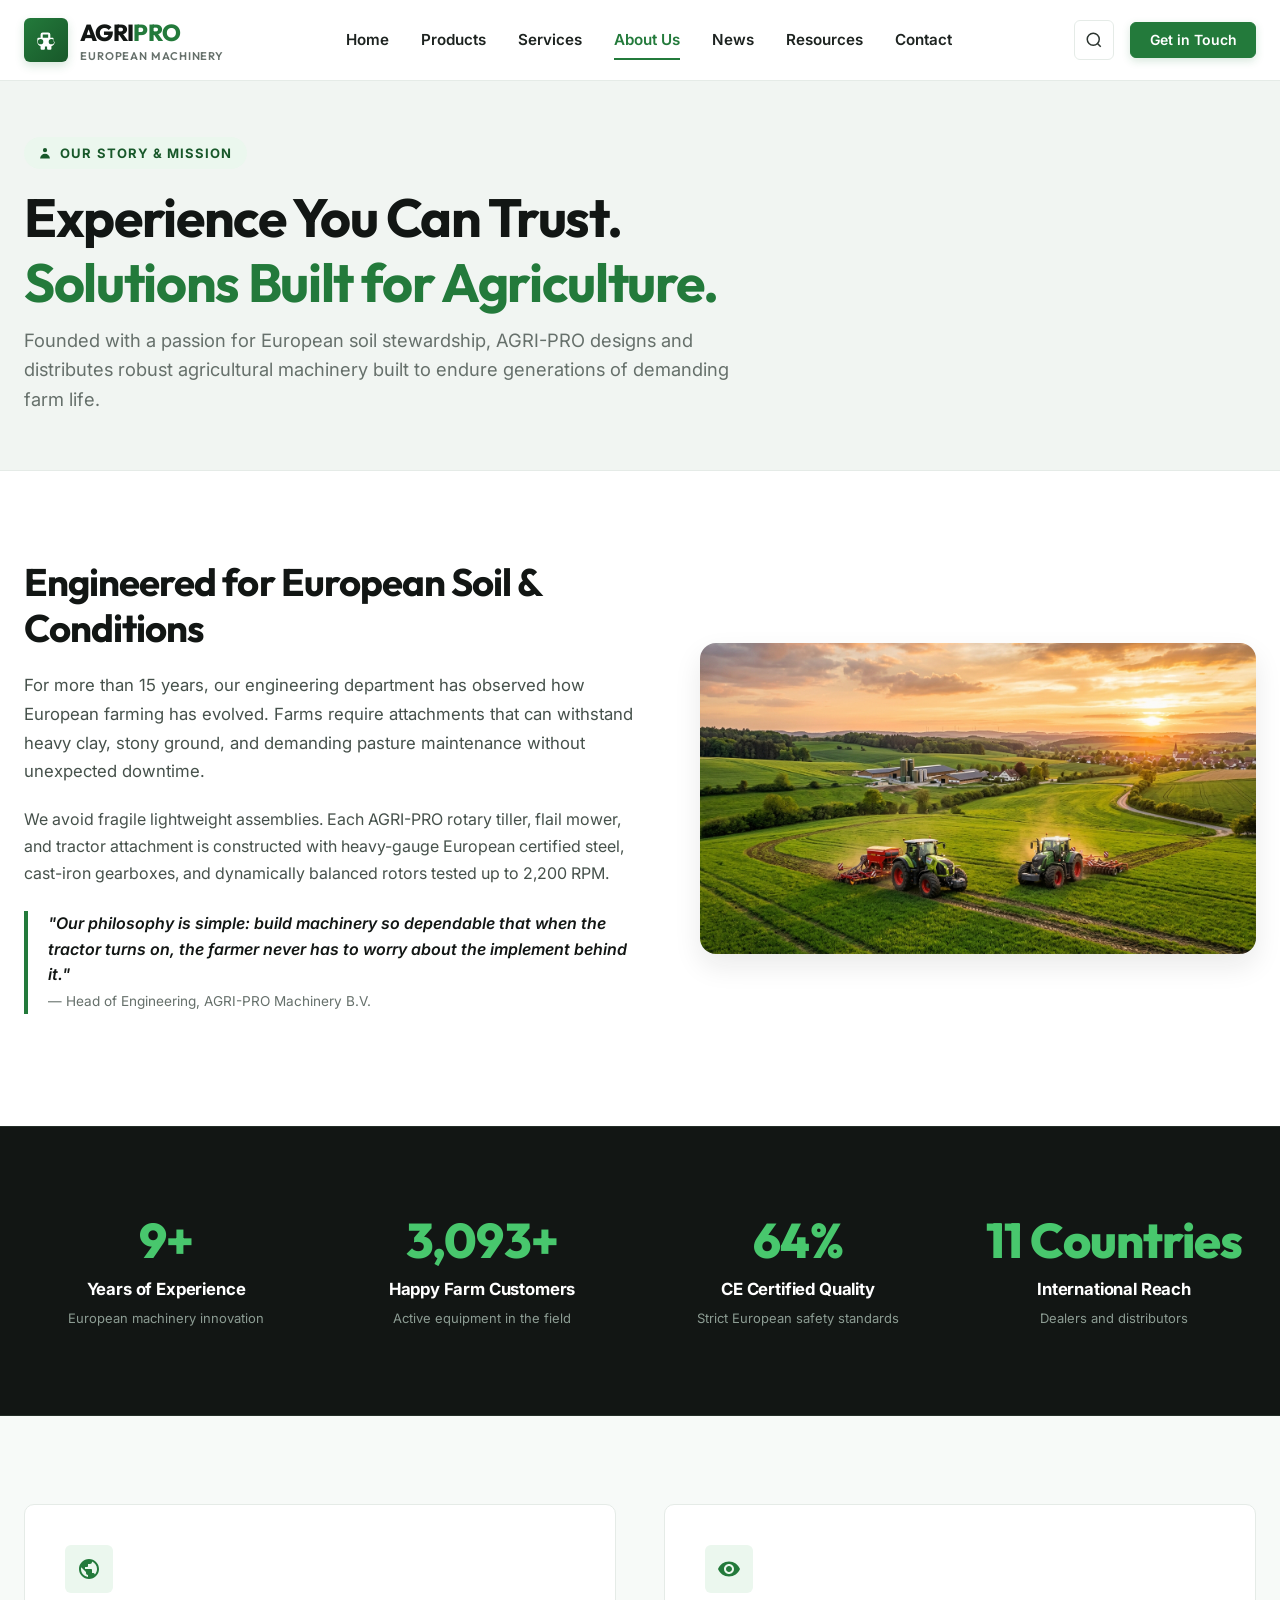
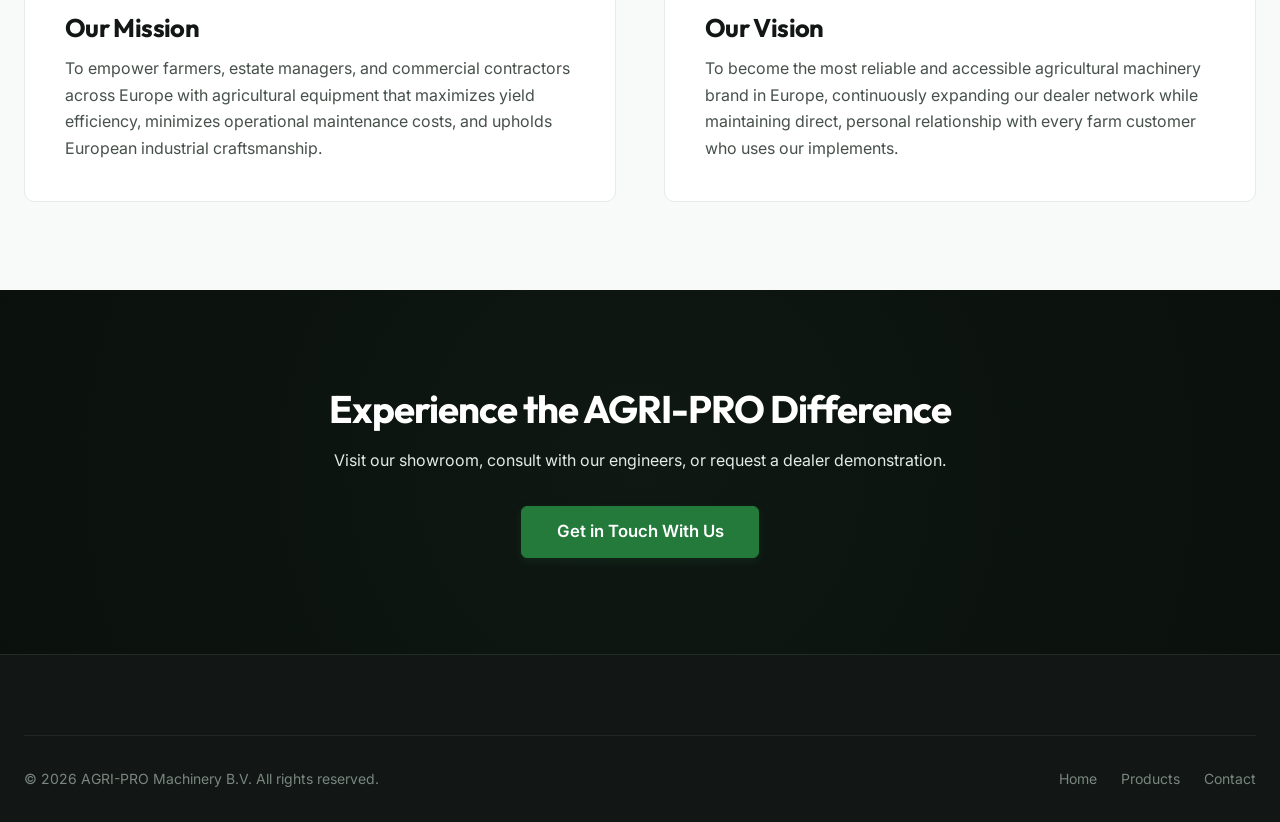
<file: about.html>
﻿<!DOCTYPE html>
<html lang="en">
<head>
  <meta charset="UTF-8">
  <meta name="viewport" content="width=device-width, initial-scale=1.0">
  <title>About Us | AGRI-PRO European Agricultural Machinery</title>
  <meta name="description" content="Learn about AGRI-PRO: over 15 years of engineering durable agricultural machinery and tractor attachments for European farms and forestry professionals.">
  <meta name="keywords" content="about AGRI-PRO, European farm machinery manufacturer, tractor implement engineering, agricultural equipment history">

  <link rel="stylesheet" href="css/main.css">
  <link rel="stylesheet" href="css/components.css">
  <link rel="stylesheet" href="css/responsive.css">
</head>
<body>

  <!-- Header -->
  <header class="site-header" id="main-header">
    <div class="container">
      <div class="header-inner">
        <a href="index.html" class="brand-logo" aria-label="AGRI-PRO Home">
          <div class="brand-logo-icon">
            <svg viewBox="0 0 24 24"><path d="M19 13.5V11c0-.55-.45-1-1-1h-2V7a2 2 0 0 0-2-2H9a2 2 0 0 0-2 2v3H5a1 1 0 0 0-1 1v2.5a4.5 4.5 0 0 0 3 4.24V20a1 1 0 0 0 1 1h2a1 1 0 0 0 1-1v-2h2v2a1 1 0 0 0 1 1h2a1 1 0 0 0 1-1v-2.26a4.5 4.5 0 0 0 3-4.24zM9 7h5v3H9V7zm-2 9a2.5 2.5 0 1 1 0-5 2.5 2.5 0 0 1 0 5zm10 0a2.5 2.5 0 1 1 0-5 2.5 2.5 0 0 1 0 5z"/></svg>
          </div>
          <div>
            <div class="brand-logo-text">AGRI<span>PRO</span></div>
            <span class="brand-tagline">European Machinery</span>
          </div>
        </a>

        <nav class="desktop-nav">
          <a href="index.html" class="nav-link">Home</a>
          <a href="products.html" class="nav-link">Products</a>
          <a href="services.html" class="nav-link">Services</a>
          <a href="about.html" class="nav-link active">About Us</a>
          <a href="news.html" class="nav-link">News</a>
          <a href="resources.html" class="nav-link">Resources</a>
          <a href="contact.html" class="nav-link">Contact</a>
        </nav>

        <div class="header-actions">
          <button class="search-trigger-btn" aria-label="Search"><svg width="18" height="18" viewBox="0 0 24 24" fill="none" stroke="currentColor" stroke-width="2"><circle cx="11" cy="11" r="8"></circle><line x1="21" y1="21" x2="16.65" y2="16.65"></line></svg></button>
          <a href="contact.html" class="btn btn-primary btn-sm">Get in Touch</a>
          <button class="hamburger-btn" aria-label="Menu"><svg width="22" height="22" viewBox="0 0 24 24" fill="none" stroke="currentColor" stroke-width="2"><line x1="3" y1="12" x2="21" y2="12"></line><line x1="3" y1="6" x2="21" y2="6"></line><line x1="3" y1="18" x2="21" y2="18"></line></svg></button>
        </div>
      </div>
    </div>
  </header>

  <!-- Mobile Drawer -->
  <div class="mobile-nav-backdrop"></div>
  <aside class="mobile-nav-drawer">
    <div class="mobile-nav-header">
      <div class="brand-logo">
        <div class="brand-logo-icon">
          <svg viewBox="0 0 24 24"><path d="M19 13.5V11c0-.55-.45-1-1-1h-2V7a2 2 0 0 0-2-2H9a2 2 0 0 0-2 2v3H5a1 1 0 0 0-1 1v2.5a4.5 4.5 0 0 0 3 4.24V20a1 1 0 0 0 1 1h2a1 1 0 0 0 1-1v-2h2v2a1 1 0 0 0 1 1h2a1 1 0 0 0 1-1v-2.26a4.5 4.5 0 0 0 3-4.24zM9 7h5v3H9V7zm-2 9a2.5 2.5 0 1 1 0-5 2.5 2.5 0 0 1 0 5zm10 0a2.5 2.5 0 1 1 0-5 2.5 2.5 0 0 1 0 5z"/></svg>
        </div>
        <div class="brand-logo-text">AGRI<span>PRO</span></div>
      </div>
      <button class="mobile-close-btn"><svg width="22" height="22" viewBox="0 0 24 24" fill="none" stroke="currentColor" stroke-width="2"><line x1="18" y1="6" x2="6" y2="18"></line><line x1="6" y1="6" x2="18" y2="18"></line></svg></button>
    </div>
    <nav class="mobile-nav-links">
      <a href="index.html">Home</a>
      <a href="products.html">Products</a>
      <a href="services.html">Services</a>
      <a href="about.html" class="active">About Us</a>
      <a href="news.html">News & Articles</a>
      <a href="resources.html">Resources & Downloads</a>
      <a href="contact.html">Contact Us</a>
    </nav>
  </aside>

  <main>
    <!-- PAGE HERO -->
    <section class="section-padding-sm bg-subtle" style="border-bottom: 1px solid var(--border-light);">
      <div class="container">
        <div class="section-tag">
          <svg viewBox="0 0 20 20"><path fill-rule="evenodd" d="M10 9a3 3 0 100-6 3 3 0 000 6zm-7 9a7 7 0 1114 0H3z" clip-rule="evenodd"/></svg>
          <span>Our Story & Mission</span>
        </div>
        <h1 style="margin-bottom: 0.75rem;">Experience You Can Trust.<br><span class="highlight-green">Solutions Built for Agriculture.</span></h1>
        <p style="font-size: 1.15rem; color: var(--text-muted); max-width: 720px;">
          Founded with a passion for European soil stewardship, AGRI-PRO designs and distributes robust agricultural machinery built to endure generations of demanding farm life.
        </p>
      </div>
    </section>

    <!-- COMPANY STORY -->
    <section class="section-padding">
      <div class="container">
        <div style="display: grid; grid-template-columns: 1.1fr 1fr; gap: 4rem; align-items: center;">
          <div>
            <h2 style="margin-bottom: 1.25rem;">Engineered for European Soil & Conditions</h2>
            <p style="font-size: 1.05rem; line-height: 1.7; color: var(--charcoal-600); margin-bottom: 1.25rem;">
              For more than 15 years, our engineering department has observed how European farming has evolved. Farms require attachments that can withstand heavy clay, stony ground, and demanding pasture maintenance without unexpected downtime.
            </p>
            <p style="font-size: 1rem; line-height: 1.7; color: var(--charcoal-600); margin-bottom: 1.5rem;">
              We avoid fragile lightweight assemblies. Each AGRI-PRO rotary tiller, flail mower, and tractor attachment is constructed with heavy-gauge European certified steel, cast-iron gearboxes, and dynamically balanced rotors tested up to 2,200 RPM.
            </p>

            <div style="border-left: 4px solid var(--brand-green); padding-left: 1.25rem; margin-bottom: 1.5rem;">
              <p style="font-style: italic; color: var(--charcoal-900); font-weight: 600; margin: 0;">
                "Our philosophy is simple: build machinery so dependable that when the tractor turns on, the farmer never has to worry about the implement behind it."
              </p>
              <span style="font-size: 0.85rem; color: var(--text-muted);">&mdash; Head of Engineering, AGRI-PRO Machinery B.V.</span>
            </div>
          </div>
          <div>
            <img src="images/about-machinery.jpg" alt="Agricultural fields at golden sunset" style="border-radius: var(--radius-lg); box-shadow: var(--shadow-lg);" loading="lazy">
          </div>
        </div>
      </div>
    </section>

    <!-- STATS STRIP -->
    <section class="stats-strip">
      <div class="container">
        <div class="stats-grid">
          <div class="stat-item">
            <div class="stat-number" data-target="15" data-suffix="+">0</div>
            <div class="stat-label">Years of Experience</div>
            <div class="stat-subtext">European machinery innovation</div>
          </div>
          <div class="stat-item">
            <div class="stat-number" data-target="4800" data-suffix="+">0</div>
            <div class="stat-label">Happy Farm Customers</div>
            <div class="stat-subtext">Active equipment in the field</div>
          </div>
          <div class="stat-item">
            <div class="stat-number" data-target="100" data-suffix="%">0</div>
            <div class="stat-label">CE Certified Quality</div>
            <div class="stat-subtext">Strict European safety standards</div>
          </div>
          <div class="stat-item">
            <div class="stat-number" data-target="18" data-suffix=" Countries">0</div>
            <div class="stat-label">International Reach</div>
            <div class="stat-subtext">Dealers and distributors</div>
          </div>
        </div>
      </div>
    </section>

    <!-- MISSION & VISION -->
    <section class="section-padding bg-light">
      <div class="container">
        <div style="display: grid; grid-template-columns: 1fr 1fr; gap: 3rem;">
          <div style="background: var(--white); border: 1px solid var(--border-light); border-radius: var(--radius-md); padding: 2.5rem;">
            <div class="trust-icon-box" style="margin-bottom: 1.25rem;">
              <svg viewBox="0 0 24 24"><path d="M12 2C6.48 2 2 6.48 2 12s4.48 10 10 10 10-4.48 10-10S17.52 2 12 2zm-1 17.93c-3.95-.49-7-3.85-7-7.93 0-.62.08-1.21.21-1.79L9 15v1c0 1.1.9 2 2 2v1.93zm6.9-2.54c-.26-.81-1-1.39-1.9-1.39h-1v-3c0-.55-.45-1-1-1H8v-2h2c.55 0 1-.45 1-1V7h2c1.1 0 2-.9 2-2v-.41c2.93 1.19 5 4.06 5 7.41 0 2.08-.8 3.97-2.1 5.39z"/></svg>
            </div>
            <h3 style="margin-bottom: 0.75rem;">Our Mission</h3>
            <p style="color: var(--charcoal-600); line-height: 1.65;">
              To empower farmers, estate managers, and commercial contractors across Europe with agricultural equipment that maximizes yield efficiency, minimizes operational maintenance costs, and upholds European industrial craftsmanship.
            </p>
          </div>

          <div style="background: var(--white); border: 1px solid var(--border-light); border-radius: var(--radius-md); padding: 2.5rem;">
            <div class="trust-icon-box" style="margin-bottom: 1.25rem;">
              <svg viewBox="0 0 24 24"><path d="M12 4.5C7 4.5 2.73 7.61 1 12c1.73 4.39 6 7.5 11 7.5s9.27-3.11 11-7.5c-1.73-4.39-6-7.5-11-7.5zM12 17c-2.76 0-5-2.24-5-5s2.24-5 5-5 5 2.24 5 5-2.24 5-5 5zm0-8c-1.66 0-3 1.34-3 3s1.34 3 3 3 3-1.34 3-3-1.34-3-3-3z"/></svg>
            </div>
            <h3 style="margin-bottom: 0.75rem;">Our Vision</h3>
            <p style="color: var(--charcoal-600); line-height: 1.65;">
              To become the most reliable and accessible agricultural machinery brand in Europe, continuously expanding our dealer network while maintaining direct, personal relationship with every farm customer who uses our implements.
            </p>
          </div>
        </div>
      </div>
    </section>

    <!-- CTA -->
    <section class="cta-video-section section-padding" style="text-align: center;">
      <video class="cta-video-bg" autoplay muted loop playsinline poster="images/about-machinery.jpg">
        <source src="videos/drone.mp4" type="video/mp4">
        <source src="drone.mp4" type="video/mp4">
        <source src="videos/hero-machinery.mp4" type="video/mp4">
      </video>
      <div class="cta-overlay"></div>
      <div class="container cta-video-content" style="max-width: 700px;">
        <h2 style="color: var(--white); margin-bottom: 1rem;">Experience the AGRI-PRO Difference</h2>
        <p style="color: #E2EBE5; margin-bottom: 2rem; line-height: 1.6;">Visit our showroom, consult with our engineers, or request a dealer demonstration.</p>
        <a href="contact.html" class="btn btn-primary btn-lg">Get in Touch With Us</a>
      </div>
    </section>
  </main>

  <!-- Footer -->
  <footer class="site-footer">
    <div class="container">
      <div class="footer-bottom">
        <div>&copy; 2026 AGRI-PRO Machinery B.V. All rights reserved.</div>
        <div class="footer-legal-links"><a href="index.html">Home</a><a href="products.html">Products</a><a href="contact.html">Contact</a></div>
      </div>
    </div>
  </footer>

  <script src="js/main.js"></script>
</body>
</html>
</file>
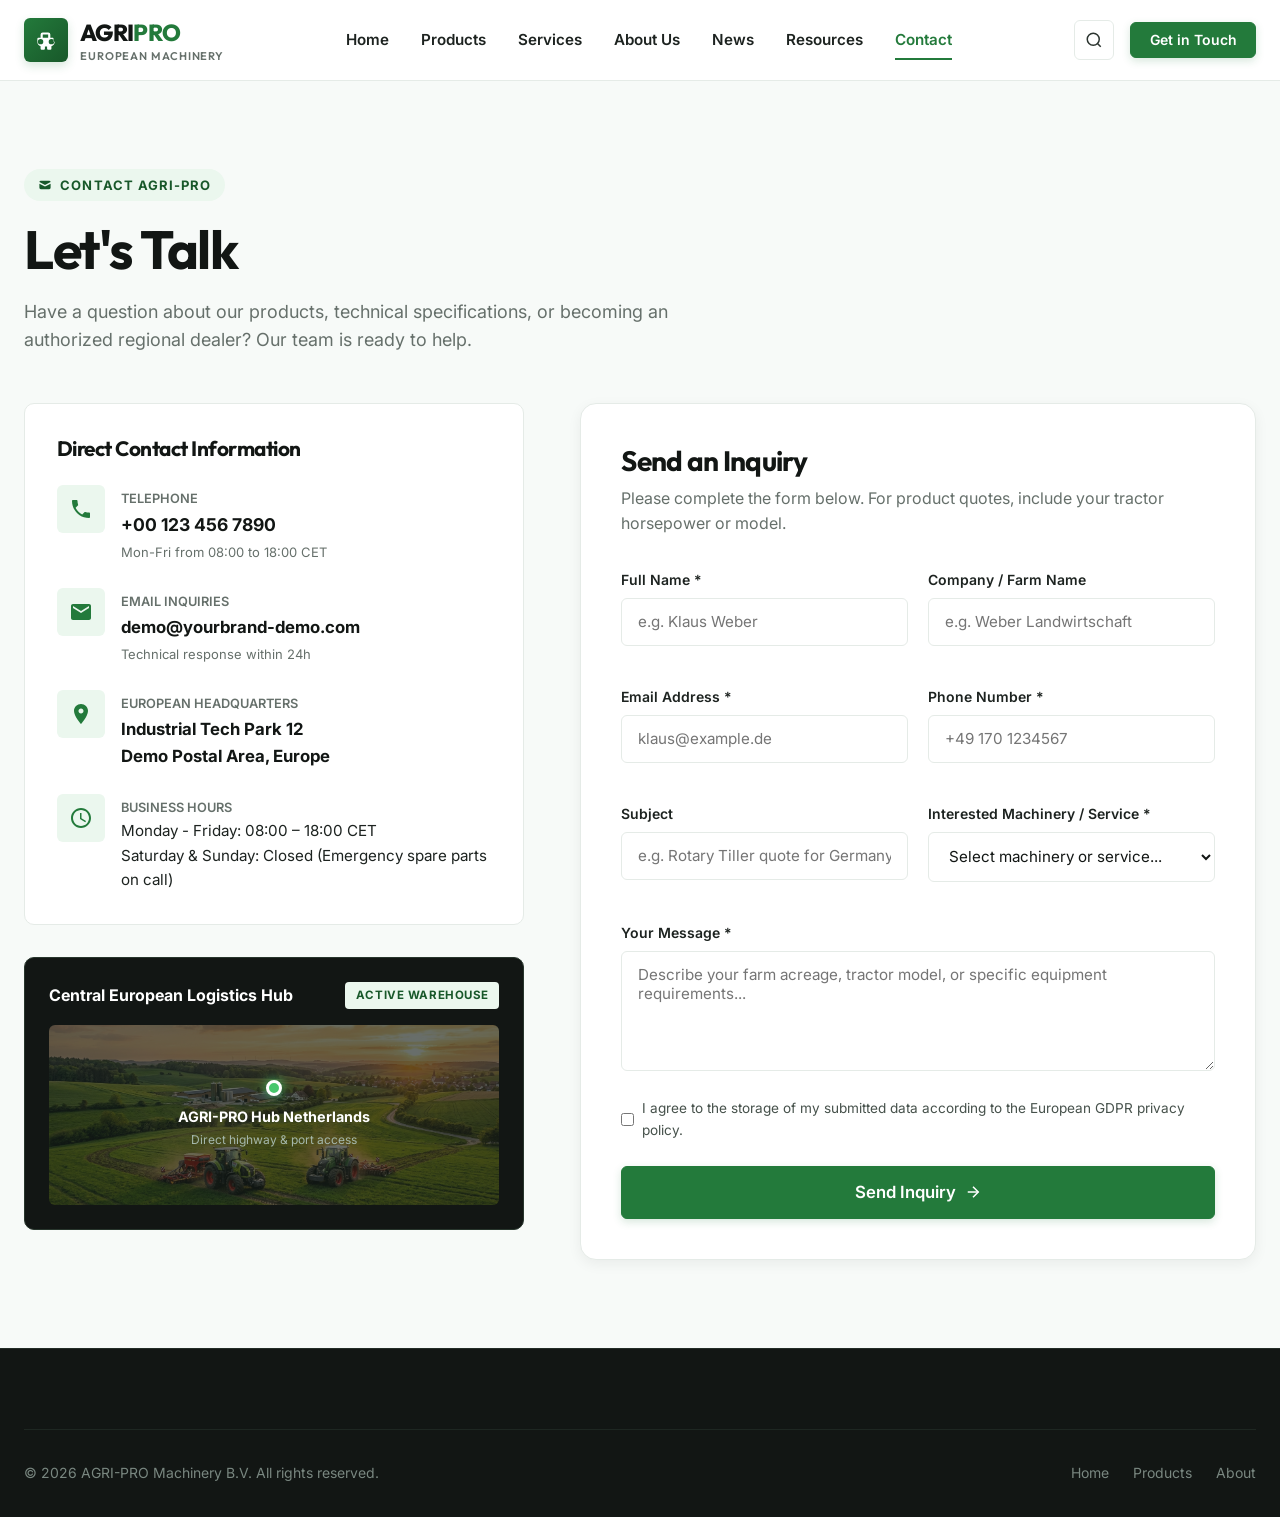
<file: contact.html>
﻿<!DOCTYPE html>
<html lang="en">
<head>
  <meta charset="UTF-8">
  <meta name="viewport" content="width=device-width, initial-scale=1.0">
  <title>Contact Us & Inquiries | AGRI-PRO European Machinery</title>
  <meta name="description" content="Get in touch with AGRI-PRO agricultural machinery. Inquire about equipment pricing, technical specifications, spare parts, or dealer partnerships.">
  <meta name="keywords" content="contact agricultural machinery, buy tractor attachments, farm equipment quote, dealer inquiry Netherlands">

  <link rel="stylesheet" href="css/main.css">
  <link rel="stylesheet" href="css/components.css">
  <link rel="stylesheet" href="css/responsive.css">
</head>
<body>

  <!-- Header -->
  <header class="site-header" id="main-header">
    <div class="container">
      <div class="header-inner">
        <a href="index.html" class="brand-logo" aria-label="AGRI-PRO Home">
          <div class="brand-logo-icon">
            <svg viewBox="0 0 24 24"><path d="M19 13.5V11c0-.55-.45-1-1-1h-2V7a2 2 0 0 0-2-2H9a2 2 0 0 0-2 2v3H5a1 1 0 0 0-1 1v2.5a4.5 4.5 0 0 0 3 4.24V20a1 1 0 0 0 1 1h2a1 1 0 0 0 1-1v-2h2v2a1 1 0 0 0 1 1h2a1 1 0 0 0 1-1v-2.26a4.5 4.5 0 0 0 3-4.24zM9 7h5v3H9V7zm-2 9a2.5 2.5 0 1 1 0-5 2.5 2.5 0 0 1 0 5zm10 0a2.5 2.5 0 1 1 0-5 2.5 2.5 0 0 1 0 5z"/></svg>
          </div>
          <div>
            <div class="brand-logo-text">AGRI<span>PRO</span></div>
            <span class="brand-tagline">European Machinery</span>
          </div>
        </a>

        <nav class="desktop-nav">
          <a href="index.html" class="nav-link">Home</a>
          <a href="products.html" class="nav-link">Products</a>
          <a href="services.html" class="nav-link">Services</a>
          <a href="about.html" class="nav-link">About Us</a>
          <a href="news.html" class="nav-link">News</a>
          <a href="resources.html" class="nav-link">Resources</a>
          <a href="contact.html" class="nav-link active">Contact</a>
        </nav>

        <div class="header-actions">
          <button class="search-trigger-btn" aria-label="Search"><svg width="18" height="18" viewBox="0 0 24 24" fill="none" stroke="currentColor" stroke-width="2"><circle cx="11" cy="11" r="8"></circle><line x1="21" y1="21" x2="16.65" y2="16.65"></line></svg></button>
          <a href="contact.html" class="btn btn-primary btn-sm">Get in Touch</a>
          <button class="hamburger-btn" aria-label="Menu"><svg width="22" height="22" viewBox="0 0 24 24" fill="none" stroke="currentColor" stroke-width="2"><line x1="3" y1="12" x2="21" y2="12"></line><line x1="3" y1="6" x2="21" y2="6"></line><line x1="3" y1="18" x2="21" y2="18"></line></svg></button>
        </div>
      </div>
    </div>
  </header>

  <!-- Mobile Drawer -->
  <div class="mobile-nav-backdrop"></div>
  <aside class="mobile-nav-drawer">
    <div class="mobile-nav-header">
      <div class="brand-logo">
        <div class="brand-logo-icon"><svg viewBox="0 0 24 24"><path d="M19 13.5V11c0-.55-.45-1-1-1h-2V7a2 2 0 0 0-2-2H9a2 2 0 0 0-2 2v3H5a1 1 0 0 0-1 1v2.5a4.5 4.5 0 0 0 3 4.24V20a1 1 0 0 0 1 1h2a1 1 0 0 0 1-1v-2h2v2a1 1 0 0 0 1 1h2a1 1 0 0 0 1-1v-2.26a4.5 4.5 0 0 0 3-4.24zM9 7h5v3H9V7zm-2 9a2.5 2.5 0 1 1 0-5 2.5 2.5 0 0 1 0 5zm10 0a2.5 2.5 0 1 1 0-5 2.5 2.5 0 0 1 0 5z"/></svg></div>
        <div class="brand-logo-text">AGRI<span>PRO</span></div>
      </div>
      <button class="mobile-close-btn"><svg width="22" height="22" viewBox="0 0 24 24" fill="none" stroke="currentColor" stroke-width="2"><line x1="18" y1="6" x2="6" y2="18"></line><line x1="6" y1="6" x2="18" y2="18"></line></svg></button>
    </div>
    <nav class="mobile-nav-links">
      <a href="index.html">Home</a>
      <a href="products.html">Products</a>
      <a href="services.html">Services</a>
      <a href="about.html">About Us</a>
      <a href="news.html">News & Articles</a>
      <a href="resources.html">Resources & Downloads</a>
      <a href="contact.html" class="active">Contact Us</a>
    </nav>
  </aside>

  <main class="section-padding bg-light">
    <div class="container">
      
      <!-- Top Title -->
      <div class="section-header" style="max-width: 700px; margin-bottom: 3rem;">
        <div class="section-tag">
          <svg viewBox="0 0 20 20"><path d="M2.003 5.884L10 9.882l7.997-3.998A2 2 0 0016 4H4a2 2 0 00-1.997 1.884z"/><path d="M18 8.118l-8 4-8-4V14a2 2 0 002 2h12a2 2 0 002-2V8.118z"/></svg>
          <span>Contact AGRI-PRO</span>
        </div>
        <h1 class="section-title">Let's Talk</h1>
        <p class="section-subtitle">
          Have a question about our products, technical specifications, or becoming an authorized regional dealer? Our team is ready to help.
        </p>
      </div>

      <div style="display: grid; grid-template-columns: 1fr 1.35fr; gap: 3.5rem; align-items: flex-start;">
        
        <!-- Left: Contact Details Cards -->
        <div>
          <div style="background: var(--white); border: 1px solid var(--border-light); border-radius: var(--radius-md); padding: 2rem; margin-bottom: 2rem;">
            <h3 style="margin-bottom: 1.5rem; font-size: 1.3rem;">Direct Contact Information</h3>
            
            <div style="display: flex; gap: 1rem; margin-bottom: 1.5rem;">
              <div class="trust-icon-box" style="flex-shrink: 0;">
                <svg viewBox="0 0 24 24"><path d="M6.62 10.79c1.44 2.83 3.76 5.14 6.59 6.59l2.2-2.2c.27-.27.67-.36 1.02-.24 1.12.37 2.33.57 3.57.57.55 0 1 .45 1 1V20c0 .55-.45 1-1 1-9.39 0-17-7.61-17-17 0-.55.45-1 1-1h3.5c.55 0 1 .45 1 1 0 1.25.2 2.45.57 3.57.11.35.03.74-.25 1.02l-2.2 2.2z"/></svg>
              </div>
              <div>
                <span style="font-size: 0.8rem; color: var(--text-muted); text-transform: uppercase; font-weight: 600;">Telephone</span>
                <div style="font-size: 1.1rem; font-weight: 700; color: var(--charcoal-900);">
                  <a href="tel:+001234567890">+00 123 456 7890</a>
                </div>
                <span style="font-size: 0.8125rem; color: var(--text-muted);">Mon-Fri from 08:00 to 18:00 CET</span>
              </div>
            </div>

            <div style="display: flex; gap: 1rem; margin-bottom: 1.5rem;">
              <div class="trust-icon-box" style="flex-shrink: 0;">
                <svg viewBox="0 0 24 24"><path d="M20 4H4c-1.1 0-1.99.9-1.99 2L2 18c0 1.1.9 2 2 2h16c1.1 0 2-.9 2-2V6c0-1.1-.9-2-2-2zm0 4l-8 5-8-5V6l8 5 8-5v2z"/></svg>
              </div>
              <div>
                <span style="font-size: 0.8rem; color: var(--text-muted); text-transform: uppercase; font-weight: 600;">Email Inquiries</span>
                <div style="font-size: 1.05rem; font-weight: 700; color: var(--charcoal-900);">
                  <a href="mailto:demo@yourbrand-demo.com">demo@yourbrand-demo.com</a>
                </div>
                <span style="font-size: 0.8125rem; color: var(--text-muted);">Technical response within 24h</span>
              </div>
            </div>

            <div style="display: flex; gap: 1rem; margin-bottom: 1.5rem;">
              <div class="trust-icon-box" style="flex-shrink: 0;">
                <svg viewBox="0 0 24 24"><path d="M12 2C8.13 2 5 5.13 5 9c0 5.25 7 13 7 13s7-7.75 7-13c0-3.87-3.13-7-7-7zm0 9.5c-1.38 0-2.5-1.12-2.5-2.5s1.12-2.5 2.5-2.5 2.5 1.12 2.5 2.5-1.12 2.5-2.5 2.5z"/></svg>
              </div>
              <div>
                <span style="font-size: 0.8rem; color: var(--text-muted); text-transform: uppercase; font-weight: 600;">European Headquarters</span>
                <div style="font-size: 1.05rem; font-weight: 700; color: var(--charcoal-900);">
                  Industrial Tech Park 12<br>
                  Demo Postal Area, Europe
                </div>
              </div>
            </div>

            <div style="display: flex; gap: 1rem;">
              <div class="trust-icon-box" style="flex-shrink: 0;">
                <svg viewBox="0 0 24 24"><path d="M11.99 2C6.47 2 2 6.48 2 12s4.47 10 9.99 10C17.52 22 22 17.52 22 12S17.52 2 11.99 2zM12 20c-4.42 0-8-3.58-8-8s3.58-8 8-8 8 3.58 8 8-3.58 8-8 8zm.5-13H11v6l5.25 3.15.75-1.23-4.5-2.67z"/></svg>
              </div>
              <div>
                <span style="font-size: 0.8rem; color: var(--text-muted); text-transform: uppercase; font-weight: 600;">Business Hours</span>
                <div style="font-size: 0.95rem; color: var(--charcoal-800);">
                  Monday - Friday: 08:00 – 18:00 CET<br>
                  Saturday & Sunday: Closed (Emergency spare parts on call)
                </div>
              </div>
            </div>
          </div>

          <!-- Interactive Simulated Map Card -->
          <div style="background: var(--charcoal-900); border-radius: var(--radius-md); overflow: hidden; padding: 1.5rem; color: var(--white); border: 1px solid #28362D;">
            <div style="display: flex; align-items: center; justify-content: space-between; margin-bottom: 1rem;">
              <div style="font-weight: 700; font-size: 1rem;">Central European Logistics Hub</div>
              <span class="product-badge" style="position: static; margin: 0;">Active Warehouse</span>
            </div>
            <div style="position: relative; height: 180px; background-color: #1A221E; border-radius: var(--radius-sm); overflow: hidden; display: flex; align-items: center; justify-content: center;">
              <img src="images/about-machinery.jpg" alt="Satellite logistics map" style="opacity: 0.35; width: 100%; height: 100%; object-fit: cover;">
              <div style="position: absolute; text-align: center;">
                <div style="width: 16px; height: 16px; background-color: #48C76D; border: 3px solid #FFFFFF; border-radius: 50%; margin: 0 auto 0.5rem; box-shadow: 0 0 12px #48C76D;"></div>
                <strong style="font-size: 0.9rem; color: #FFFFFF;">AGRI-PRO Hub Netherlands</strong>
                <p style="font-size: 0.75rem; color: #A5B8AC; margin: 0;">Direct highway & port access</p>
              </div>
            </div>
          </div>
        </div>

        <!-- Right: Inquiry Form Card -->
        <div class="inquiry-form-card">
          <h2 style="font-size: 1.75rem; margin-bottom: 0.5rem;">Send an Inquiry</h2>
          <p style="color: var(--text-muted); margin-bottom: 2rem;">
            Please complete the form below. For product quotes, include your tractor horsepower or model.
          </p>

          <form class="js-inquiry-form">
            <div class="form-feedback"></div>

            <div class="form-grid-2">
              <div class="form-group">
                <label class="form-label">Full Name *</label>
                <input type="text" class="form-input" placeholder="e.g. Klaus Weber" required>
              </div>
              <div class="form-group">
                <label class="form-label">Company / Farm Name</label>
                <input type="text" class="form-input" placeholder="e.g. Weber Landwirtschaft">
              </div>
            </div>

            <div class="form-grid-2">
              <div class="form-group">
                <label class="form-label">Email Address *</label>
                <input type="email" class="form-input" placeholder="klaus@example.de" required>
              </div>
              <div class="form-group">
                <label class="form-label">Phone Number *</label>
                <input type="tel" class="form-input" placeholder="+49 170 1234567" required>
              </div>
            </div>

            <div class="form-grid-2">
              <div class="form-group">
                <label class="form-label">Subject</label>
                <input type="text" class="form-input" placeholder="e.g. Rotary Tiller quote for Germany">
              </div>
              <div class="form-group">
                <label class="form-label">Interested Machinery / Service *</label>
                <select class="form-select" required>
                  <option value="">Select machinery or service...</option>
                  <option value="tractor">Agri-Master 724 Vario Tractor</option>
                  <option value="tiller">RT-1800 Rotary Tiller</option>
                  <option value="flail">HD-FL 2200 Flail Mower</option>
                  <option value="fork">AF-SD100 Pallet Fork & Grab</option>
                  <option value="chipper">HD600 PTO Wood Chipper</option>
                  <option value="digger">PHD-1000 Post Hole Digger</option>
                  <option value="parts">Spare Parts & Consumables</option>
                  <option value="dealer">Become a Regional Dealer</option>
                  <option value="other">Other Inquiry</option>
                </select>
              </div>
            </div>

            <div class="form-group">
              <label class="form-label">Your Message *</label>
              <textarea class="form-textarea" placeholder="Describe your farm acreage, tractor model, or specific equipment requirements..." required></textarea>
            </div>

            <div style="display: flex; align-items: center; gap: 0.5rem; margin-bottom: 1.5rem;">
              <input type="checkbox" id="privacy-check" required style="accent-color: var(--brand-green);">
              <label for="privacy-check" style="font-size: 0.85rem; color: var(--charcoal-600);">
                I agree to the storage of my submitted data according to the European GDPR privacy policy.
              </label>
            </div>

            <button type="submit" class="btn btn-primary btn-lg" style="width: 100%;">
              <span>Send Inquiry</span>
              <svg width="18" height="18" viewBox="0 0 24 24" fill="none" stroke="currentColor" stroke-width="2"><line x1="5" y1="12" x2="19" y2="12"></line><polyline points="12 5 19 12 12 19"></polyline></svg>
            </button>
          </form>
        </div>

      </div>
    </div>
  </main>

  <!-- Footer -->
  <footer class="site-footer">
    <div class="container">
      <div class="footer-bottom">
        <div>&copy; 2026 AGRI-PRO Machinery B.V. All rights reserved.</div>
        <div class="footer-legal-links"><a href="index.html">Home</a><a href="products.html">Products</a><a href="about.html">About</a></div>
      </div>
    </div>
  </footer>

  <script src="js/main.js"></script>
  <script src="js/forms.js"></script>
</body>
</html>
</file>
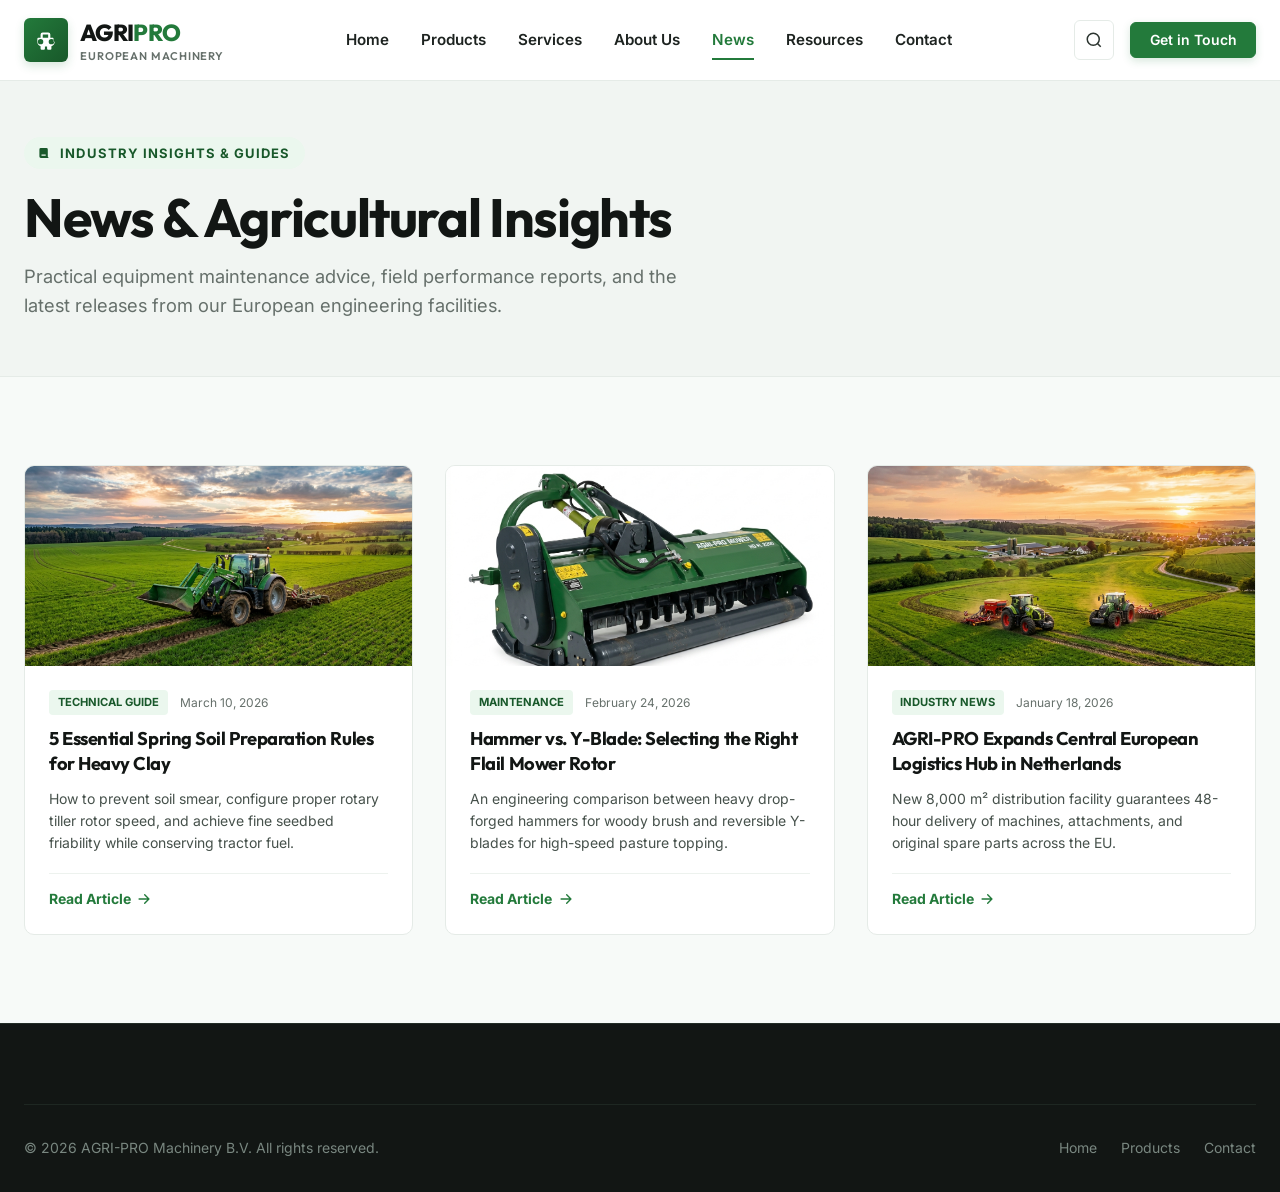
<file: news.html>
﻿<!DOCTYPE html>
<html lang="en">
<head>
  <meta charset="UTF-8">
  <meta name="viewport" content="width=device-width, initial-scale=1.0">
  <title>News, Field Reports & Technical Articles | AGRI-PRO</title>
  <meta name="description" content="Stay updated with the latest in European agricultural machinery engineering, seedbed tillage tips, flail mower maintenance, and machinery releases.">

  <link rel="stylesheet" href="css/main.css">
  <link rel="stylesheet" href="css/components.css">
  <link rel="stylesheet" href="css/responsive.css">
</head>
<body>

  <!-- Header -->
  <header class="site-header" id="main-header">
    <div class="container">
      <div class="header-inner">
        <a href="index.html" class="brand-logo" aria-label="AGRI-PRO Home">
          <div class="brand-logo-icon">
            <svg viewBox="0 0 24 24"><path d="M19 13.5V11c0-.55-.45-1-1-1h-2V7a2 2 0 0 0-2-2H9a2 2 0 0 0-2 2v3H5a1 1 0 0 0-1 1v2.5a4.5 4.5 0 0 0 3 4.24V20a1 1 0 0 0 1 1h2a1 1 0 0 0 1-1v-2h2v2a1 1 0 0 0 1 1h2a1 1 0 0 0 1-1v-2.26a4.5 4.5 0 0 0 3-4.24zM9 7h5v3H9V7zm-2 9a2.5 2.5 0 1 1 0-5 2.5 2.5 0 0 1 0 5zm10 0a2.5 2.5 0 1 1 0-5 2.5 2.5 0 0 1 0 5z"/></svg>
          </div>
          <div>
            <div class="brand-logo-text">AGRI<span>PRO</span></div>
            <span class="brand-tagline">European Machinery</span>
          </div>
        </a>

        <nav class="desktop-nav">
          <a href="index.html" class="nav-link">Home</a>
          <a href="products.html" class="nav-link">Products</a>
          <a href="services.html" class="nav-link">Services</a>
          <a href="about.html" class="nav-link">About Us</a>
          <a href="news.html" class="nav-link active">News</a>
          <a href="resources.html" class="nav-link">Resources</a>
          <a href="contact.html" class="nav-link">Contact</a>
        </nav>

        <div class="header-actions">
          <button class="search-trigger-btn" aria-label="Search"><svg width="18" height="18" viewBox="0 0 24 24" fill="none" stroke="currentColor" stroke-width="2"><circle cx="11" cy="11" r="8"></circle><line x1="21" y1="21" x2="16.65" y2="16.65"></line></svg></button>
          <a href="contact.html" class="btn btn-primary btn-sm">Get in Touch</a>
          <button class="hamburger-btn" aria-label="Menu"><svg width="22" height="22" viewBox="0 0 24 24" fill="none" stroke="currentColor" stroke-width="2"><line x1="3" y1="12" x2="21" y2="12"></line><line x1="3" y1="6" x2="21" y2="6"></line><line x1="3" y1="18" x2="21" y2="18"></line></svg></button>
        </div>
      </div>
    </div>
  </header>

  <!-- Mobile Drawer -->
  <div class="mobile-nav-backdrop"></div>
  <aside class="mobile-nav-drawer">
    <div class="mobile-nav-header">
      <div class="brand-logo">
        <div class="brand-logo-icon"><svg viewBox="0 0 24 24"><path d="M19 13.5V11c0-.55-.45-1-1-1h-2V7a2 2 0 0 0-2-2H9a2 2 0 0 0-2 2v3H5a1 1 0 0 0-1 1v2.5a4.5 4.5 0 0 0 3 4.24V20a1 1 0 0 0 1 1h2a1 1 0 0 0 1-1v-2h2v2a1 1 0 0 0 1 1h2a1 1 0 0 0 1-1v-2.26a4.5 4.5 0 0 0 3-4.24zM9 7h5v3H9V7zm-2 9a2.5 2.5 0 1 1 0-5 2.5 2.5 0 0 1 0 5zm10 0a2.5 2.5 0 1 1 0-5 2.5 2.5 0 0 1 0 5z"/></svg></div>
        <div class="brand-logo-text">AGRI<span>PRO</span></div>
      </div>
      <button class="mobile-close-btn"><svg width="22" height="22" viewBox="0 0 24 24" fill="none" stroke="currentColor" stroke-width="2"><line x1="18" y1="6" x2="6" y2="18"></line><line x1="6" y1="6" x2="18" y2="18"></line></svg></button>
    </div>
    <nav class="mobile-nav-links">
      <a href="index.html">Home</a>
      <a href="products.html">Products</a>
      <a href="services.html">Services</a>
      <a href="about.html">About Us</a>
      <a href="news.html" class="active">News & Articles</a>
      <a href="resources.html">Resources & Downloads</a>
      <a href="contact.html">Contact Us</a>
    </nav>
  </aside>

  <main>
    <!-- PAGE HERO -->
    <section class="section-padding-sm bg-subtle" style="border-bottom: 1px solid var(--border-light);">
      <div class="container">
        <div class="section-tag">
          <svg viewBox="0 0 20 20"><path d="M2 5a2 2 0 012-2h8a2 2 0 012 2v10a2 2 0 002 2H4a2 2 0 01-2-2V5zm3 1h6v4H5V6zm6 6H5v2h6v-2z"/></svg>
          <span>Industry Insights & Guides</span>
        </div>
        <h1 style="margin-bottom: 0.75rem;">News & Agricultural Insights</h1>
        <p style="font-size: 1.15rem; color: var(--text-muted); max-width: 700px;">
          Practical equipment maintenance advice, field performance reports, and the latest releases from our European engineering facilities.
        </p>
      </div>
    </section>

    <!-- ARTICLES GRID -->
    <section class="section-padding bg-light">
      <div class="container">
        <div class="news-grid">
          
          <!-- Article 1 -->
          <article class="news-card">
            <div class="news-image">
              <img src="images/hero-tractor.jpg" alt="Spring Tillage Best Practices" loading="lazy">
            </div>
            <div class="news-body">
              <div class="news-meta">
                <span class="news-badge">Technical Guide</span>
                <span>March 10, 2026</span>
              </div>
              <h3 class="news-title">5 Essential Spring Soil Preparation Rules for Heavy Clay</h3>
              <p class="news-excerpt">
                How to prevent soil smear, configure proper rotary tiller rotor speed, and achieve fine seedbed friability while conserving tractor fuel.
              </p>
              <div class="product-cta-row">
                <a href="#" class="product-link-btn">
                  <span>Read Article</span>
                  <svg viewBox="0 0 20 20"><path fill-rule="evenodd" d="M10.293 3.293a1 1 0 011.414 0l6 6a1 1 0 010 1.414l-6 6a1 1 0 01-1.414-1.414L14.586 11H3a1 1 0 110-2h11.586l-4.293-4.293a1 1 0 010-1.414z" clip-rule="evenodd"/></svg>
                </a>
              </div>
            </div>
          </article>

          <!-- Article 2 -->
          <article class="news-card">
            <div class="news-image">
              <img src="images/product-flail-mower.jpg" alt="Flail Mower Maintenance Guide" loading="lazy">
            </div>
            <div class="news-body">
              <div class="news-meta">
                <span class="news-badge">Maintenance</span>
                <span>February 24, 2026</span>
              </div>
              <h3 class="news-title">Hammer vs. Y-Blade: Selecting the Right Flail Mower Rotor</h3>
              <p class="news-excerpt">
                An engineering comparison between heavy drop-forged hammers for woody brush and reversible Y-blades for high-speed pasture topping.
              </p>
              <div class="product-cta-row">
                <a href="#" class="product-link-btn">
                  <span>Read Article</span>
                  <svg viewBox="0 0 20 20"><path fill-rule="evenodd" d="M10.293 3.293a1 1 0 011.414 0l6 6a1 1 0 010 1.414l-6 6a1 1 0 01-1.414-1.414L14.586 11H3a1 1 0 110-2h11.586l-4.293-4.293a1 1 0 010-1.414z" clip-rule="evenodd"/></svg>
                </a>
              </div>
            </div>
          </article>

          <!-- Article 3 -->
          <article class="news-card">
            <div class="news-image">
              <img src="images/about-machinery.jpg" alt="European Agriculture Standards" loading="lazy">
            </div>
            <div class="news-body">
              <div class="news-meta">
                <span class="news-badge">Industry News</span>
                <span>January 18, 2026</span>
              </div>
              <h3 class="news-title">AGRI-PRO Expands Central European Logistics Hub in Netherlands</h3>
              <p class="news-excerpt">
                New 8,000 m² distribution facility guarantees 48-hour delivery of machines, attachments, and original spare parts across the EU.
              </p>
              <div class="product-cta-row">
                <a href="#" class="product-link-btn">
                  <span>Read Article</span>
                  <svg viewBox="0 0 20 20"><path fill-rule="evenodd" d="M10.293 3.293a1 1 0 011.414 0l6 6a1 1 0 010 1.414l-6 6a1 1 0 01-1.414-1.414L14.586 11H3a1 1 0 110-2h11.586l-4.293-4.293a1 1 0 010-1.414z" clip-rule="evenodd"/></svg>
                </a>
              </div>
            </div>
          </article>

        </div>
      </div>
    </section>
  </main>

  <!-- Footer -->
  <footer class="site-footer">
    <div class="container">
      <div class="footer-bottom">
        <div>&copy; 2026 AGRI-PRO Machinery B.V. All rights reserved.</div>
        <div class="footer-legal-links"><a href="index.html">Home</a><a href="products.html">Products</a><a href="contact.html">Contact</a></div>
      </div>
    </div>
  </footer>

  <script src="js/main.js"></script>
</body>
</html>
</file>
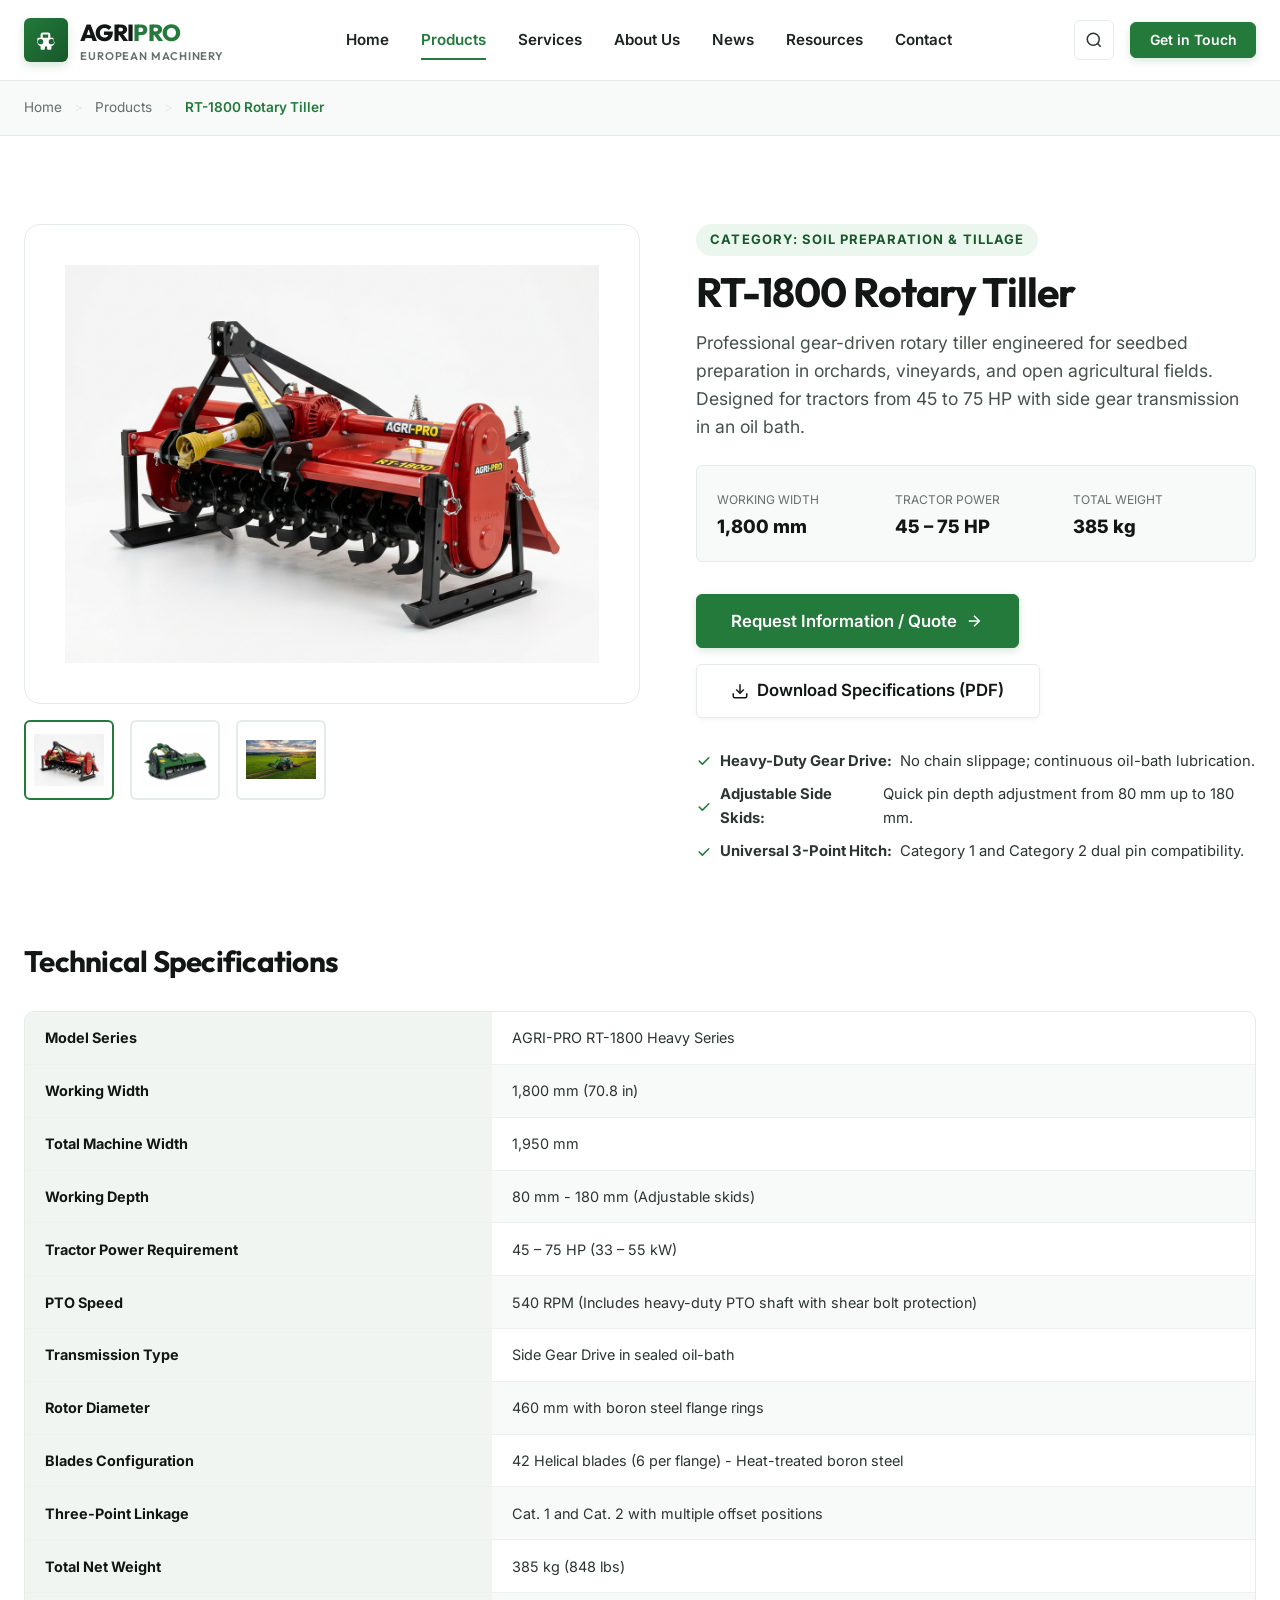
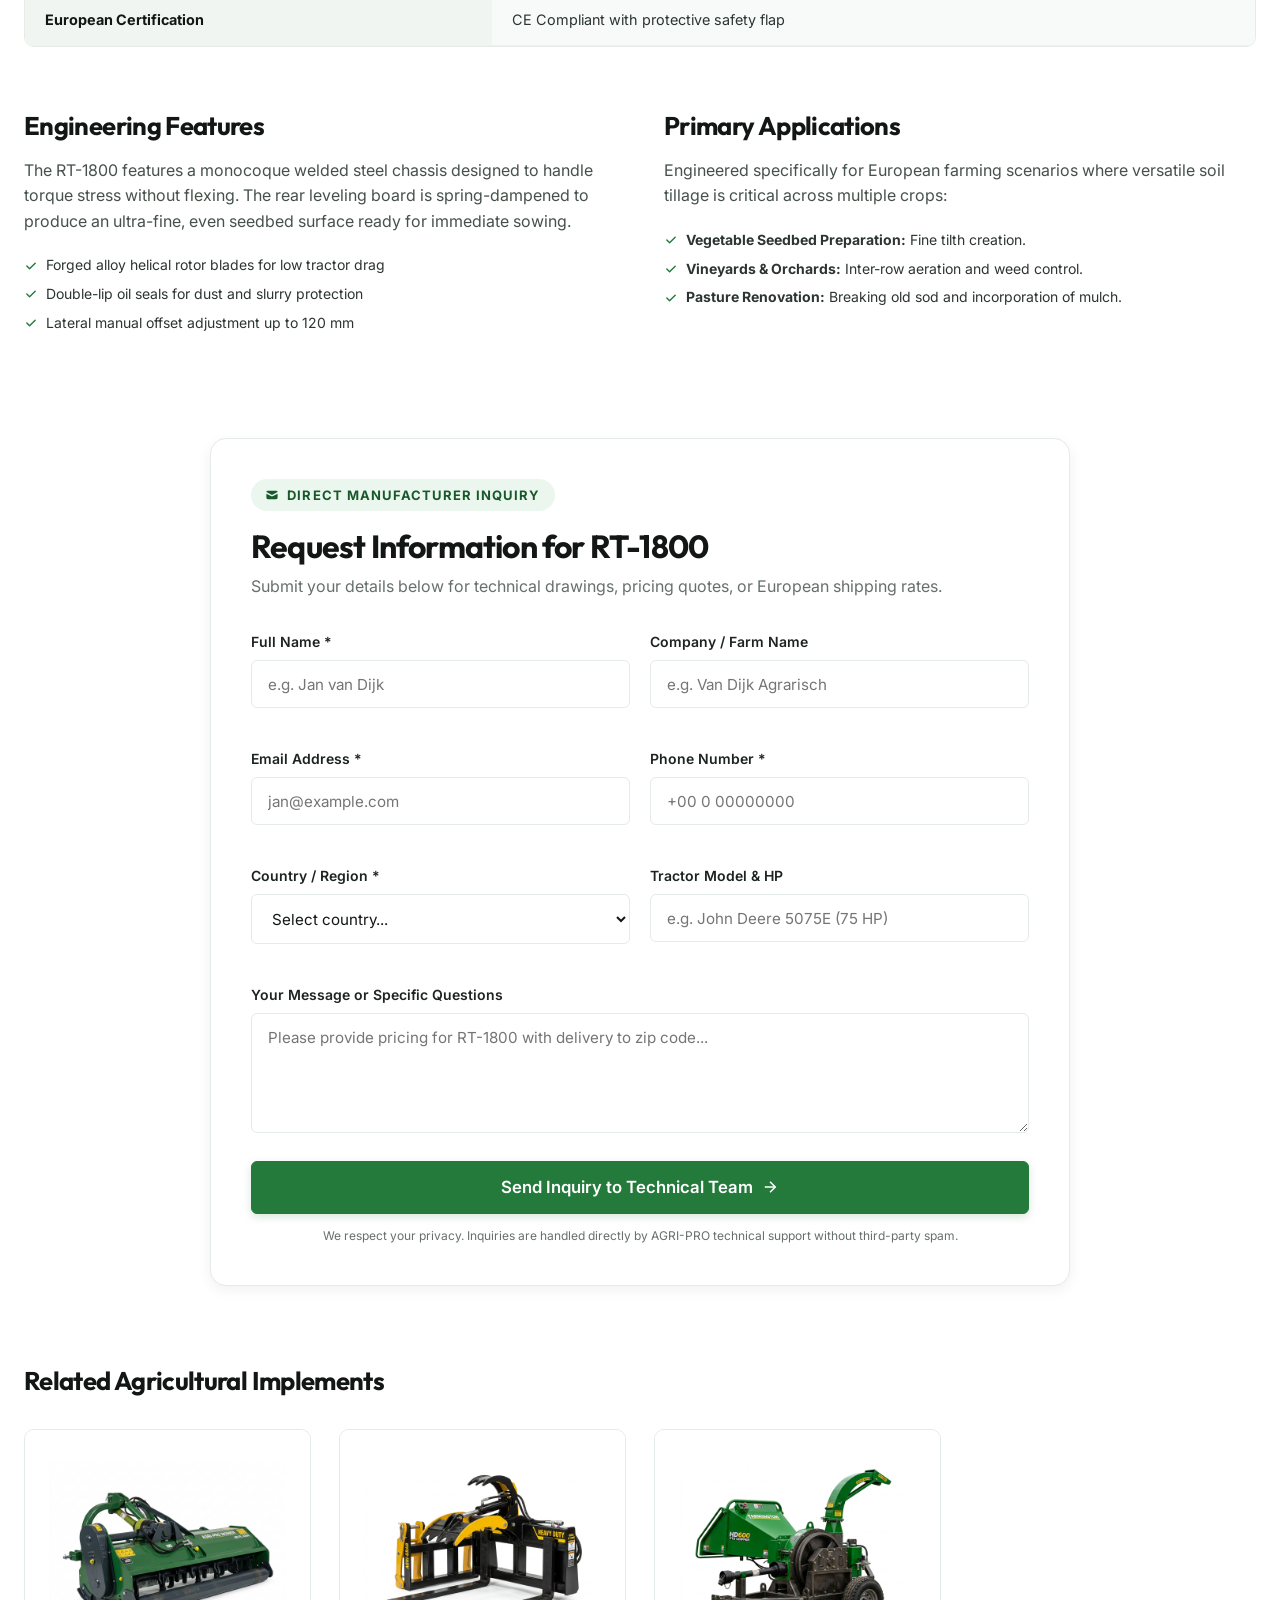
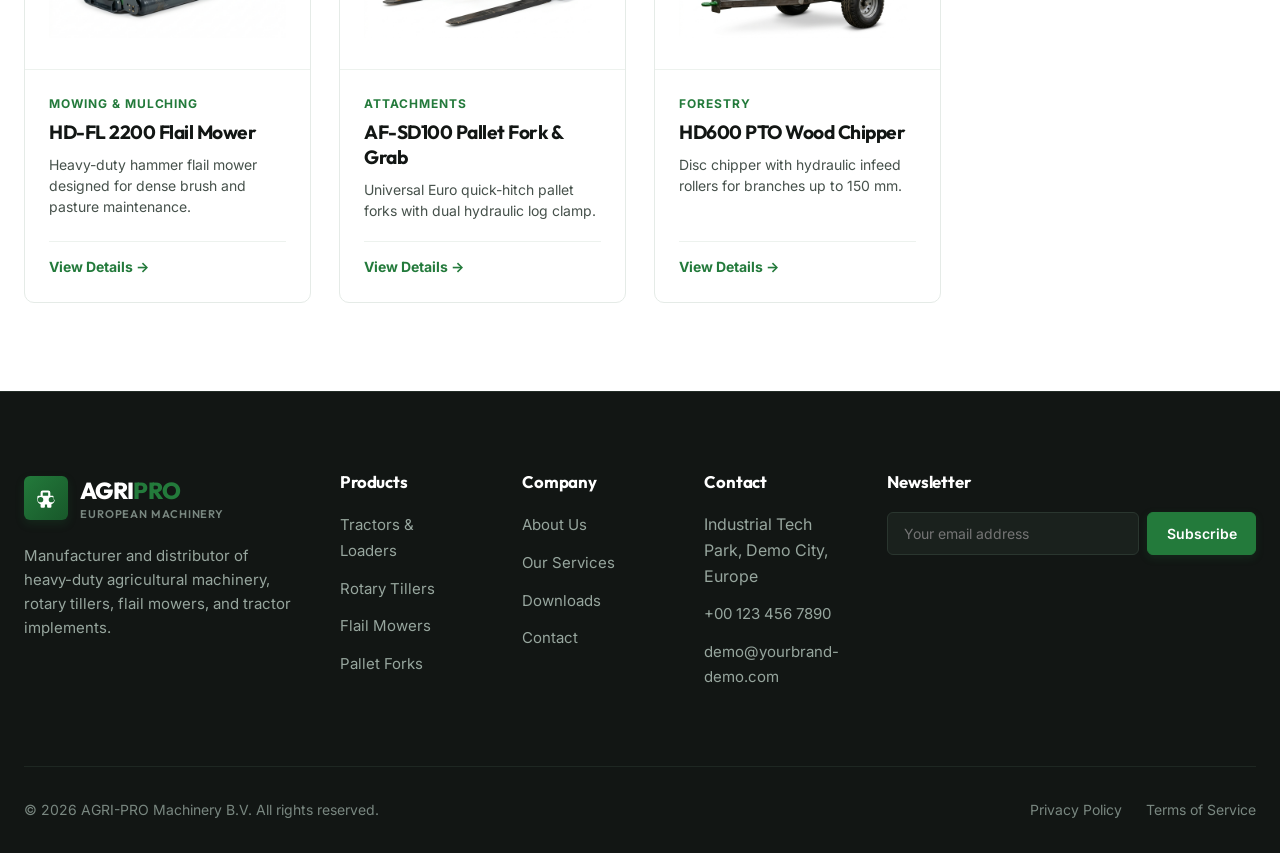
<file: product-detail.html>
﻿<!DOCTYPE html>
<html lang="en">
<head>
  <meta charset="UTF-8">
  <meta name="viewport" content="width=device-width, initial-scale=1.0">
  <title>RT-1800 Heavy-Duty Rotary Tiller | AGRI-PRO Machinery</title>
  <meta name="description" content="Technical specifications, features, and dealer pricing for the RT-1800 Heavy Duty Rotary Tiller. Equipped with oil-bath gear drive and 42 helical blades.">
  <meta name="keywords" content="RT-1800 Rotary Tiller, agricultural tiller, tractor rotavator, PTO tiller specs, soil preparation equipment">

  <link rel="stylesheet" href="css/main.css">
  <link rel="stylesheet" href="css/components.css">
  <link rel="stylesheet" href="css/responsive.css">
</head>
<body>

  <!-- Header -->
  <header class="site-header" id="main-header">
    <div class="container">
      <div class="header-inner">
        <a href="index.html" class="brand-logo" aria-label="AGRI-PRO Home">
          <div class="brand-logo-icon">
            <svg viewBox="0 0 24 24"><path d="M19 13.5V11c0-.55-.45-1-1-1h-2V7a2 2 0 0 0-2-2H9a2 2 0 0 0-2 2v3H5a1 1 0 0 0-1 1v2.5a4.5 4.5 0 0 0 3 4.24V20a1 1 0 0 0 1 1h2a1 1 0 0 0 1-1v-2h2v2a1 1 0 0 0 1 1h2a1 1 0 0 0 1-1v-2.26a4.5 4.5 0 0 0 3-4.24zM9 7h5v3H9V7zm-2 9a2.5 2.5 0 1 1 0-5 2.5 2.5 0 0 1 0 5zm10 0a2.5 2.5 0 1 1 0-5 2.5 2.5 0 0 1 0 5z"/></svg>
          </div>
          <div>
            <div class="brand-logo-text">AGRI<span>PRO</span></div>
            <span class="brand-tagline">European Machinery</span>
          </div>
        </a>

        <nav class="desktop-nav">
          <a href="index.html" class="nav-link">Home</a>
          <a href="products.html" class="nav-link active">Products</a>
          <a href="services.html" class="nav-link">Services</a>
          <a href="about.html" class="nav-link">About Us</a>
          <a href="news.html" class="nav-link">News</a>
          <a href="resources.html" class="nav-link">Resources</a>
          <a href="contact.html" class="nav-link">Contact</a>
        </nav>

        <div class="header-actions">
          <button class="search-trigger-btn" aria-label="Search"><svg width="18" height="18" viewBox="0 0 24 24" fill="none" stroke="currentColor" stroke-width="2"><circle cx="11" cy="11" r="8"></circle><line x1="21" y1="21" x2="16.65" y2="16.65"></line></svg></button>
          <a href="contact.html" class="btn btn-primary btn-sm">Get in Touch</a>
          <button class="hamburger-btn" aria-label="Menu"><svg width="22" height="22" viewBox="0 0 24 24" fill="none" stroke="currentColor" stroke-width="2"><line x1="3" y1="12" x2="21" y2="12"></line><line x1="3" y1="6" x2="21" y2="6"></line><line x1="3" y1="18" x2="21" y2="18"></line></svg></button>
        </div>
      </div>
    </div>
  </header>

  <!-- Breadcrumb -->
  <div style="background-color: var(--bg-surface-light); padding: 1rem 0; border-bottom: 1px solid var(--border-light); font-size: 0.85rem;">
    <div class="container">
      <a href="index.html" style="color: var(--text-muted);">Home</a>
      <span style="margin: 0 0.5rem; color: var(--border-light);">&gt;</span>
      <a href="products.html" style="color: var(--text-muted);">Products</a>
      <span style="margin: 0 0.5rem; color: var(--border-light);">&gt;</span>
      <span style="color: var(--brand-green); font-weight: 600;">RT-1800 Rotary Tiller</span>
    </div>
  </div>

  <main class="section-padding">
    <div class="container">
      
      <!-- HERO SHOWCASE & SPECS SUMMARY -->
      <div class="product-detail-hero">
        <!-- Gallery Column -->
        <div>
          <div class="gallery-main">
            <img id="main-product-img" src="images/product-rotary-tiller.jpg" alt="RT-1800 Heavy Duty Rotary Tiller Front View">
          </div>
          <div class="gallery-thumbs">
            <div class="thumb-item active" onclick="switchImage('images/product-rotary-tiller.jpg', this)">
              <img src="images/product-rotary-tiller.jpg" alt="Tiller Main View">
            </div>
            <div class="thumb-item" onclick="switchImage('images/product-flail-mower.jpg', this)">
              <img src="images/product-flail-mower.jpg" alt="Drive Gear View">
            </div>
            <div class="thumb-item" onclick="switchImage('images/hero-tractor.jpg', this)">
              <img src="images/hero-tractor.jpg" alt="Field Operation">
            </div>
          </div>
        </div>

        <!-- Product Summary & Purchase Inquiries -->
        <div>
          <div class="section-tag" style="margin-bottom: 0.75rem;">
            <span>Category: Soil Preparation & Tillage</span>
          </div>
          <h1 style="font-size: clamp(2rem, 3.2vw, 2.85rem); margin-bottom: 0.75rem;">RT-1800 Rotary Tiller</h1>
          <p style="font-size: 1.1rem; color: var(--charcoal-600); line-height: 1.6; margin-bottom: 1.5rem;">
            Professional gear-driven rotary tiller engineered for seedbed preparation in orchards, vineyards, and open agricultural fields. Designed for tractors from 45 to 75 HP with side gear transmission in an oil bath.
          </p>

          <!-- Quick Specs Strip -->
          <div style="display: grid; grid-template-columns: repeat(3, 1fr); gap: 1rem; margin-bottom: 2rem; background-color: var(--bg-surface-light); border: 1px solid var(--border-light); border-radius: var(--radius-sm); padding: 1.25rem;">
            <div>
              <span style="font-size: 0.75rem; color: var(--text-muted); text-transform: uppercase;">Working Width</span>
              <div style="font-size: 1.15rem; font-weight: 800; color: var(--charcoal-900);">1,800 mm</div>
            </div>
            <div>
              <span style="font-size: 0.75rem; color: var(--text-muted); text-transform: uppercase;">Tractor Power</span>
              <div style="font-size: 1.15rem; font-weight: 800; color: var(--charcoal-900);">45 – 75 HP</div>
            </div>
            <div>
              <span style="font-size: 0.75rem; color: var(--text-muted); text-transform: uppercase;">Total Weight</span>
              <div style="font-size: 1.15rem; font-weight: 800; color: var(--charcoal-900);">385 kg</div>
            </div>
          </div>

          <!-- CTAs -->
          <div style="display: flex; gap: 1rem; flex-wrap: wrap; margin-bottom: 2rem;">
            <a href="#inquiry-form-section" class="btn btn-primary btn-lg">
              <span>Request Information / Quote</span>
              <svg width="18" height="18" viewBox="0 0 24 24" fill="none" stroke="currentColor" stroke-width="2"><line x1="5" y1="12" x2="19" y2="12"></line><polyline points="12 5 19 12 12 19"></polyline></svg>
            </a>
            <a href="resources.html" class="btn btn-secondary btn-lg">
              <svg width="18" height="18" viewBox="0 0 24 24" fill="none" stroke="currentColor" stroke-width="2"><path d="M21 15v4a2 2 0 0 1-2 2H5a2 2 0 0 1-2-2v-4"></path><polyline points="7 10 12 15 17 10"></polyline><line x1="12" y1="15" x2="12" y2="3"></line></svg>
              <span>Download Specifications (PDF)</span>
            </a>
          </div>

          <!-- Key Highlights Checklist -->
          <ul style="display: flex; flex-direction: column; gap: 0.6rem; font-size: 0.925rem; color: var(--charcoal-700);">
            <li style="display: flex; align-items: center; gap: 0.5rem;">
              <svg style="width: 16px; height: 16px; fill: var(--brand-green); flex-shrink: 0;" viewBox="0 0 20 20"><path fill-rule="evenodd" d="M16.707 5.293a1 1 0 010 1.414l-8 8a1 1 0 01-1.414 0l-4-4a1 1 0 011.414-1.414L8 12.586l7.293-7.293a1 1 0 011.414 0z" clip-rule="evenodd"/></svg>
              <strong>Heavy-Duty Gear Drive:</strong> No chain slippage; continuous oil-bath lubrication.
            </li>
            <li style="display: flex; align-items: center; gap: 0.5rem;">
              <svg style="width: 16px; height: 16px; fill: var(--brand-green); flex-shrink: 0;" viewBox="0 0 20 20"><path fill-rule="evenodd" d="M16.707 5.293a1 1 0 010 1.414l-8 8a1 1 0 01-1.414 0l-4-4a1 1 0 011.414-1.414L8 12.586l7.293-7.293a1 1 0 011.414 0z" clip-rule="evenodd"/></svg>
              <strong>Adjustable Side Skids:</strong> Quick pin depth adjustment from 80 mm up to 180 mm.
            </li>
            <li style="display: flex; align-items: center; gap: 0.5rem;">
              <svg style="width: 16px; height: 16px; fill: var(--brand-green); flex-shrink: 0;" viewBox="0 0 20 20"><path fill-rule="evenodd" d="M16.707 5.293a1 1 0 010 1.414l-8 8a1 1 0 01-1.414 0l-4-4a1 1 0 011.414-1.414L8 12.586l7.293-7.293a1 1 0 011.414 0z" clip-rule="evenodd"/></svg>
              <strong>Universal 3-Point Hitch:</strong> Category 1 and Category 2 dual pin compatibility.
            </li>
          </ul>
        </div>
      </div>

      <!-- TECHNICAL SPECIFICATIONS TABLE -->
      <section style="margin-top: 5rem;">
        <h2 style="font-size: 1.85rem; margin-bottom: 1.5rem;">Technical Specifications</h2>
        <div class="spec-table-wrap">
          <table class="spec-table">
            <tbody>
              <tr>
                <th>Model Series</th>
                <td>AGRI-PRO RT-1800 Heavy Series</td>
              </tr>
              <tr>
                <th>Working Width</th>
                <td>1,800 mm (70.8 in)</td>
              </tr>
              <tr>
                <th>Total Machine Width</th>
                <td>1,950 mm</td>
              </tr>
              <tr>
                <th>Working Depth</th>
                <td>80 mm - 180 mm (Adjustable skids)</td>
              </tr>
              <tr>
                <th>Tractor Power Requirement</th>
                <td>45 – 75 HP (33 – 55 kW)</td>
              </tr>
              <tr>
                <th>PTO Speed</th>
                <td>540 RPM (Includes heavy-duty PTO shaft with shear bolt protection)</td>
              </tr>
              <tr>
                <th>Transmission Type</th>
                <td>Side Gear Drive in sealed oil-bath</td>
              </tr>
              <tr>
                <th>Rotor Diameter</th>
                <td>460 mm with boron steel flange rings</td>
              </tr>
              <tr>
                <th>Blades Configuration</th>
                <td>42 Helical blades (6 per flange) - Heat-treated boron steel</td>
              </tr>
              <tr>
                <th>Three-Point Linkage</th>
                <td>Cat. 1 and Cat. 2 with multiple offset positions</td>
              </tr>
              <tr>
                <th>Total Net Weight</th>
                <td>385 kg (848 lbs)</td>
              </tr>
              <tr>
                <th>European Certification</th>
                <td>CE Compliant with protective safety flap</td>
              </tr>
            </tbody>
          </table>
        </div>
      </section>

      <!-- FEATURES & APPLICATIONS -->
      <section style="margin-top: 4rem;">
        <div style="display: grid; grid-template-columns: 1fr 1fr; gap: 3rem;">
          <div>
            <h3 style="margin-bottom: 1rem;">Engineering Features</h3>
            <p style="color: var(--charcoal-600); line-height: 1.6; margin-bottom: 1.25rem;">
              The RT-1800 features a monocoque welded steel chassis designed to handle torque stress without flexing. The rear leveling board is spring-dampened to produce an ultra-fine, even seedbed surface ready for immediate sowing.
            </p>
            <ul class="service-features-list">
              <li>
                <svg viewBox="0 0 20 20"><path fill-rule="evenodd" d="M16.707 5.293a1 1 0 010 1.414l-8 8a1 1 0 01-1.414 0l-4-4a1 1 0 011.414-1.414L8 12.586l7.293-7.293a1 1 0 011.414 0z" clip-rule="evenodd"/></svg>
                <span>Forged alloy helical rotor blades for low tractor drag</span>
              </li>
              <li>
                <svg viewBox="0 0 20 20"><path fill-rule="evenodd" d="M16.707 5.293a1 1 0 010 1.414l-8 8a1 1 0 01-1.414 0l-4-4a1 1 0 011.414-1.414L8 12.586l7.293-7.293a1 1 0 011.414 0z" clip-rule="evenodd"/></svg>
                <span>Double-lip oil seals for dust and slurry protection</span>
              </li>
              <li>
                <svg viewBox="0 0 20 20"><path fill-rule="evenodd" d="M16.707 5.293a1 1 0 010 1.414l-8 8a1 1 0 01-1.414 0l-4-4a1 1 0 011.414-1.414L8 12.586l7.293-7.293a1 1 0 011.414 0z" clip-rule="evenodd"/></svg>
                <span>Lateral manual offset adjustment up to 120 mm</span>
              </li>
            </ul>
          </div>

          <div>
            <h3 style="margin-bottom: 1rem;">Primary Applications</h3>
            <p style="color: var(--charcoal-600); line-height: 1.6; margin-bottom: 1.25rem;">
              Engineered specifically for European farming scenarios where versatile soil tillage is critical across multiple crops:
            </p>
            <ul class="service-features-list">
              <li>
                <svg viewBox="0 0 20 20"><path fill-rule="evenodd" d="M16.707 5.293a1 1 0 010 1.414l-8 8a1 1 0 01-1.414 0l-4-4a1 1 0 011.414-1.414L8 12.586l7.293-7.293a1 1 0 011.414 0z" clip-rule="evenodd"/></svg>
                <span><strong>Vegetable Seedbed Preparation:</strong> Fine tilth creation.</span>
              </li>
              <li>
                <svg viewBox="0 0 20 20"><path fill-rule="evenodd" d="M16.707 5.293a1 1 0 010 1.414l-8 8a1 1 0 01-1.414 0l-4-4a1 1 0 011.414-1.414L8 12.586l7.293-7.293a1 1 0 011.414 0z" clip-rule="evenodd"/></svg>
                <span><strong>Vineyards & Orchards:</strong> Inter-row aeration and weed control.</span>
              </li>
              <li>
                <svg viewBox="0 0 20 20"><path fill-rule="evenodd" d="M16.707 5.293a1 1 0 010 1.414l-8 8a1 1 0 01-1.414 0l-4-4a1 1 0 011.414-1.414L8 12.586l7.293-7.293a1 1 0 011.414 0z" clip-rule="evenodd"/></svg>
                <span><strong>Pasture Renovation:</strong> Breaking old sod and incorporation of mulch.</span>
              </li>
            </ul>
          </div>
        </div>
      </section>

      <!-- PRODUCT INQUIRY FORM SECTION -->
      <section id="inquiry-form-section" style="margin-top: 5rem;">
        <div class="inquiry-form-card" style="max-width: 860px; margin-left: auto; margin-right: auto;">
          <div class="section-tag">
            <svg viewBox="0 0 20 20"><path d="M2.003 5.884L10 9.882l7.997-3.998A2 2 0 0016 4H4a2 2 0 00-1.997 1.884z"/><path d="M18 8.118l-8 4-8-4V14a2 2 0 002 2h12a2 2 0 002-2V8.118z"/></svg>
            <span>Direct Manufacturer Inquiry</span>
          </div>
          <h2 style="font-size: 2rem; margin-bottom: 0.5rem;">Request Information for RT-1800</h2>
          <p style="color: var(--text-muted); margin-bottom: 2rem;">
            Submit your details below for technical drawings, pricing quotes, or European shipping rates.
          </p>

          <form class="js-inquiry-form">
            <div class="form-feedback"></div>

            <div class="form-grid-2">
              <div class="form-group">
                <label class="form-label">Full Name *</label>
                <input type="text" class="form-input" placeholder="e.g. Jan van Dijk" required>
              </div>
              <div class="form-group">
                <label class="form-label">Company / Farm Name</label>
                <input type="text" class="form-input" placeholder="e.g. Van Dijk Agrarisch">
              </div>
            </div>

            <div class="form-grid-2">
              <div class="form-group">
                <label class="form-label">Email Address *</label>
                <input type="email" class="form-input" placeholder="jan@example.com" required>
              </div>
              <div class="form-group">
                <label class="form-label">Phone Number *</label>
                <input type="tel" class="form-input" placeholder="+00 0 00000000" required>
              </div>
            </div>

            <div class="form-grid-2">
              <div class="form-group">
                <label class="form-label">Country / Region *</label>
                <select class="form-select" required>
                  <option value="">Select country...</option>
                  <option value="NL">Netherlands</option>
                  <option value="DE">Germany</option>
                  <option value="BE">Belgium</option>
                  <option value="FR">France</option>
                  <option value="UK">United Kingdom</option>
                  <option value="PL">Poland</option>
                  <option value="OTHER">Other European Country</option>
                </select>
              </div>
              <div class="form-group">
                <label class="form-label">Tractor Model & HP</label>
                <input type="text" class="form-input" placeholder="e.g. John Deere 5075E (75 HP)">
              </div>
            </div>

            <div class="form-group">
              <label class="form-label">Your Message or Specific Questions</label>
              <textarea class="form-textarea" placeholder="Please provide pricing for RT-1800 with delivery to zip code..."></textarea>
            </div>

            <button type="submit" class="btn btn-primary btn-lg" style="width: 100%;">
              <span>Send Inquiry to Technical Team</span>
              <svg width="18" height="18" viewBox="0 0 24 24" fill="none" stroke="currentColor" stroke-width="2"><line x1="5" y1="12" x2="19" y2="12"></line><polyline points="12 5 19 12 12 19"></polyline></svg>
            </button>
            <p class="form-help" style="text-align: center; margin-top: 0.75rem;">
              We respect your privacy. Inquiries are handled directly by AGRI-PRO technical support without third-party spam.
            </p>
          </form>
        </div>
      </section>

      <!-- RELATED PRODUCTS -->
      <section style="margin-top: 5rem;">
        <h3 style="font-size: 1.6rem; margin-bottom: 2rem;">Related Agricultural Implements</h3>
        <div class="products-grid">
          <article class="product-card" data-category="mowing">
            <div class="product-image-box">
              <img src="images/product-flail-mower.jpg" alt="HD-FL 2200 Flail Mower" loading="lazy">
            </div>
            <div class="product-content">
              <span class="product-category">Mowing & Mulching</span>
              <h4 class="product-title">HD-FL 2200 Flail Mower</h4>
              <p class="product-excerpt">Heavy-duty hammer flail mower designed for dense brush and pasture maintenance.</p>
              <div class="product-cta-row">
                <a href="product-detail.html" class="product-link-btn">View Details &rarr;</a>
              </div>
            </div>
          </article>

          <article class="product-card" data-category="attachments">
            <div class="product-image-box">
              <img src="images/product-pallet-fork.jpg" alt="Pallet Forks" loading="lazy">
            </div>
            <div class="product-content">
              <span class="product-category">Attachments</span>
              <h4 class="product-title">AF-SD100 Pallet Fork & Grab</h4>
              <p class="product-excerpt">Universal Euro quick-hitch pallet forks with dual hydraulic log clamp.</p>
              <div class="product-cta-row">
                <a href="product-detail.html" class="product-link-btn">View Details &rarr;</a>
              </div>
            </div>
          </article>

          <article class="product-card" data-category="forestry">
            <div class="product-image-box">
              <img src="images/product-wood-chipper.jpg" alt="Wood Chipper" loading="lazy">
            </div>
            <div class="product-content">
              <span class="product-category">Forestry</span>
              <h4 class="product-title">HD600 PTO Wood Chipper</h4>
              <p class="product-excerpt">Disc chipper with hydraulic infeed rollers for branches up to 150 mm.</p>
              <div class="product-cta-row">
                <a href="product-detail.html" class="product-link-btn">View Details &rarr;</a>
              </div>
            </div>
          </article>
        </div>
      </section>

    </div>
  </main>

  <!-- Footer -->
  <footer class="site-footer">
    <div class="container">
      <div class="footer-top">
        <div class="footer-brand">
          <a href="index.html" class="brand-logo" style="color: var(--white);">
            <div class="brand-logo-icon">
              <svg viewBox="0 0 24 24"><path d="M19 13.5V11c0-.55-.45-1-1-1h-2V7a2 2 0 0 0-2-2H9a2 2 0 0 0-2 2v3H5a1 1 0 0 0-1 1v2.5a4.5 4.5 0 0 0 3 4.24V20a1 1 0 0 0 1 1h2a1 1 0 0 0 1-1v-2h2v2a1 1 0 0 0 1 1h2a1 1 0 0 0 1-1v-2.26a4.5 4.5 0 0 0 3-4.24zM9 7h5v3H9V7zm-2 9a2.5 2.5 0 1 1 0-5 2.5 2.5 0 0 1 0 5zm10 0a2.5 2.5 0 1 1 0-5 2.5 2.5 0 0 1 0 5z"/></svg>
            </div>
            <div>
              <div class="brand-logo-text">AGRI<span>PRO</span></div>
              <span class="brand-tagline" style="color: #798780;">European Machinery</span>
            </div>
          </a>
          <p>Manufacturer and distributor of heavy-duty agricultural machinery, rotary tillers, flail mowers, and tractor implements.</p>
        </div>
        <div>
          <h4 class="footer-title">Products</h4>
          <ul class="footer-links">
            <li><a href="products.html">Tractors & Loaders</a></li>
            <li><a href="products.html">Rotary Tillers</a></li>
            <li><a href="products.html">Flail Mowers</a></li>
            <li><a href="products.html">Pallet Forks</a></li>
          </ul>
        </div>
        <div>
          <h4 class="footer-title">Company</h4>
          <ul class="footer-links">
            <li><a href="about.html">About Us</a></li>
            <li><a href="services.html">Our Services</a></li>
            <li><a href="resources.html">Downloads</a></li>
            <li><a href="contact.html">Contact</a></li>
          </ul>
        </div>
        <div>
          <h4 class="footer-title">Contact</h4>
          <ul class="footer-links">
            <li><span style="color: #97A69E;">Industrial Tech Park, Demo City, Europe</span></li>
            <li><a href="tel:+001234567890">+00 123 456 7890</a></li>
            <li><a href="mailto:demo@yourbrand-demo.com">demo@yourbrand-demo.com</a></li>
          </ul>
        </div>
        <div class="footer-newsletter">
          <h4 class="footer-title">Newsletter</h4>
          <form class="newsletter-form">
            <input type="email" placeholder="Your email address" required>
            <button type="submit" class="btn btn-primary btn-sm">Subscribe</button>
          </form>
        </div>
      </div>
      <div class="footer-bottom">
        <div>&copy; 2026 AGRI-PRO Machinery B.V. All rights reserved.</div>
        <div class="footer-legal-links">
          <a href="#">Privacy Policy</a>
          <a href="#">Terms of Service</a>
        </div>
      </div>
    </div>
  </footer>

  <script src="js/main.js"></script>
  <script src="js/forms.js"></script>
  <script>
    function switchImage(src, element) {
      document.getElementById('main-product-img').src = src;
      document.querySelectorAll('.thumb-item').forEach(el => el.classList.remove('active'));
      element.classList.add('active');
    }
  </script>
</body>
</html>
</file>
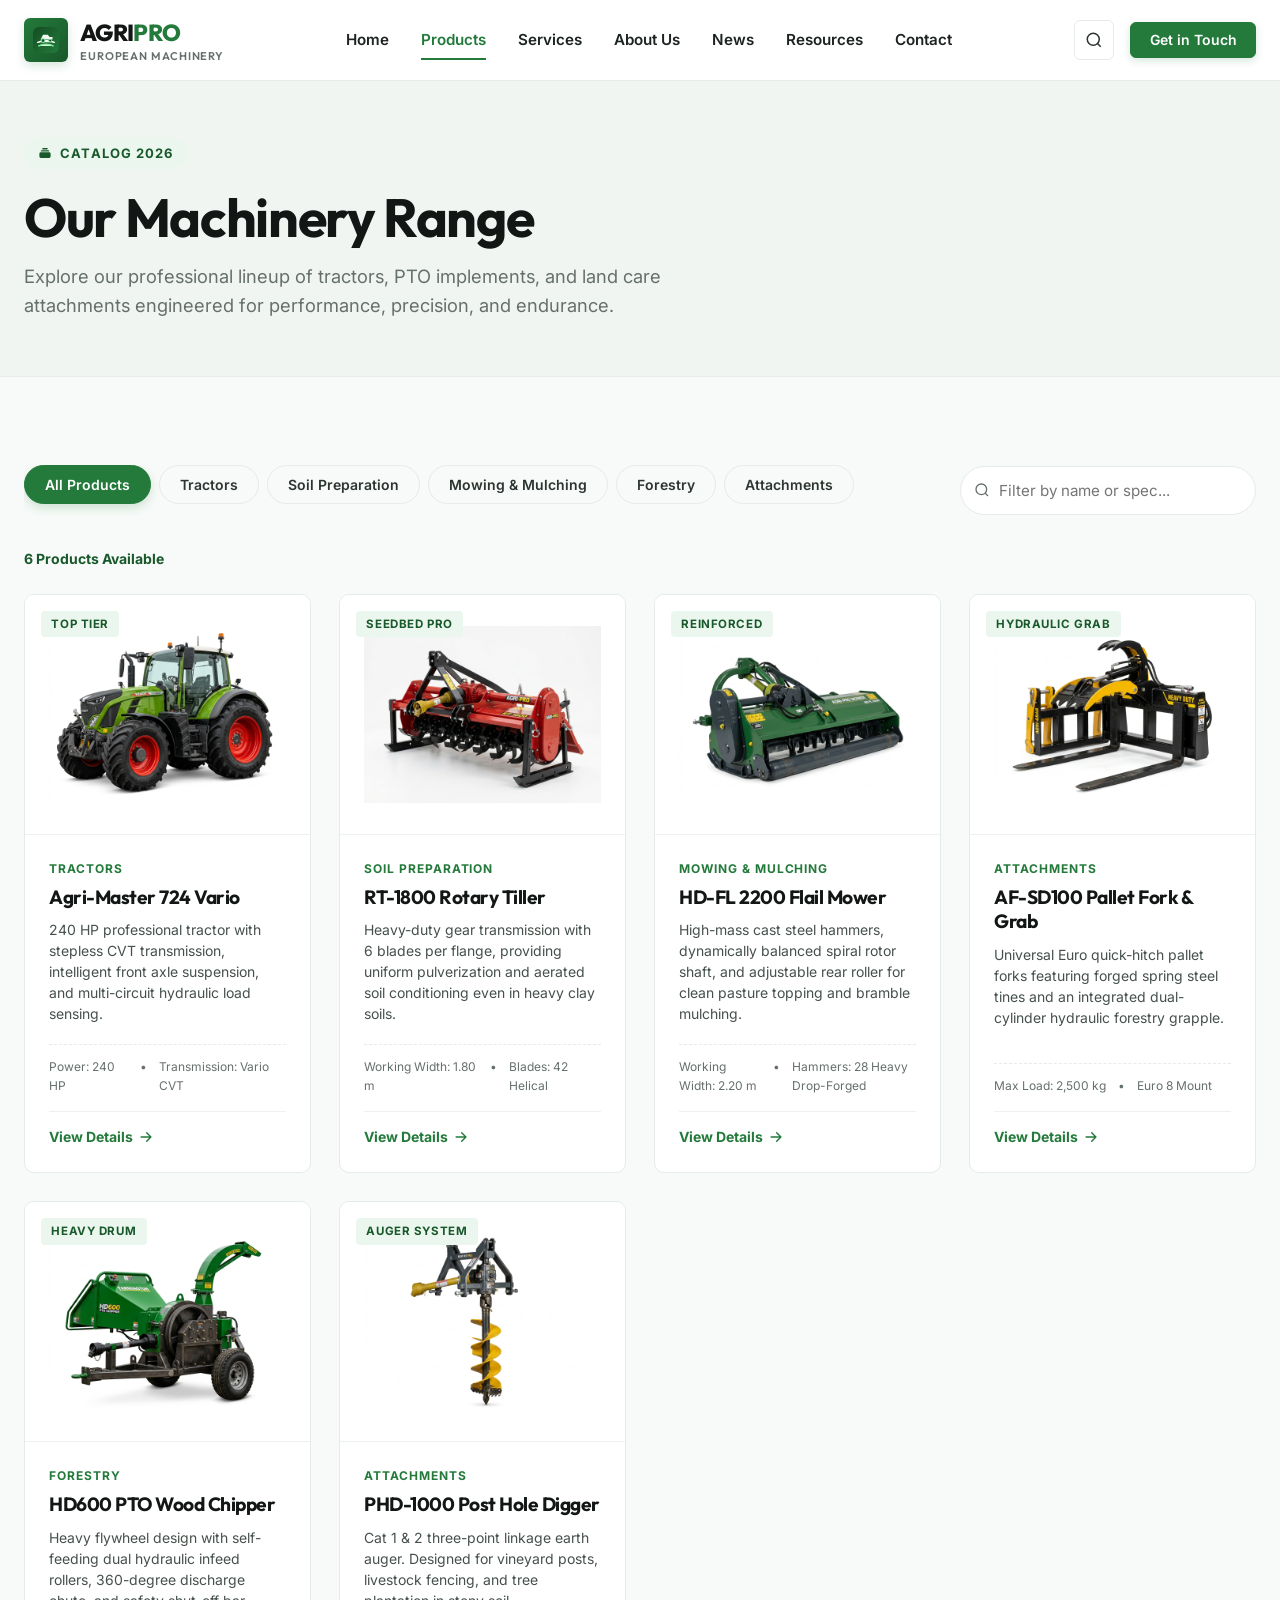
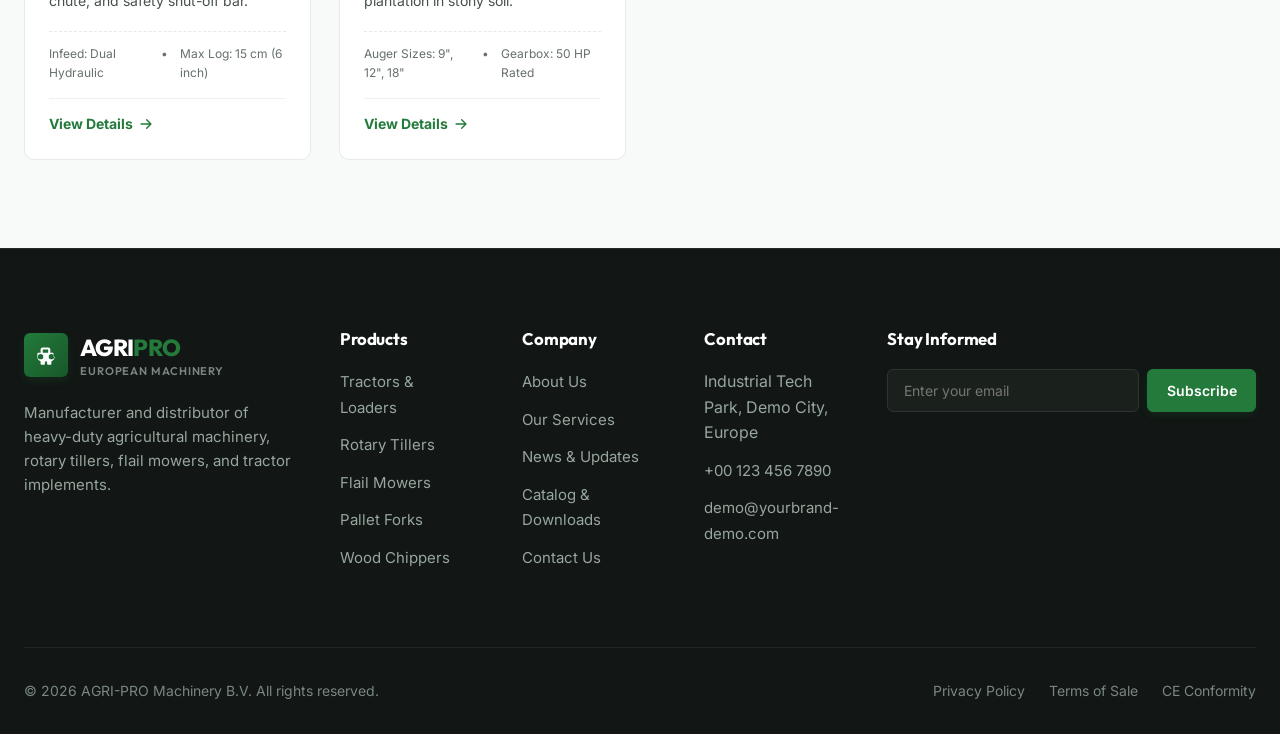
<file: products.html>
﻿<!DOCTYPE html>
<html lang="en">
<head>
  <meta charset="UTF-8">
  <meta name="viewport" content="width=device-width, initial-scale=1.0">
  <title>Agricultural Machinery & Equipment Catalog | AGRI-PRO</title>
  <meta name="description" content="Explore our full range of European agricultural machinery: heavy tractors, rotary tillers, flail mowers, PTO wood chippers, and 3-point attachments.">
  <meta name="keywords" content="agricultural equipment catalog, farm machinery, buy tractor attachments, flail mower price, rotary tiller specs">

  <link rel="stylesheet" href="css/main.css">
  <link rel="stylesheet" href="css/components.css">
  <link rel="stylesheet" href="css/responsive.css">
</head>
<body>

  <!-- Header -->
  <header class="site-header" id="main-header">
    <div class="container">
      <div class="header-inner">
        <a href="index.html" class="brand-logo" aria-label="AGRI-PRO Home">
          <div class="brand-logo-icon">
            <svg viewBox="0 0 44 44" fill="none" xmlns="http://www.w3.org/2000/svg">
              <rect width="44" height="44" rx="10" fill="url(#brandGradProd)" />
              <path d="M10 32C15.5 28.5 28.5 28.5 34 32" stroke="#85E89D" stroke-width="2.6" stroke-linecap="round" />
              <path d="M8 26C15 22.5 29 22.5 36 26" stroke="#FFFFFF" stroke-width="2.4" stroke-linecap="round" />
              <path d="M13 21L17 13H25L28 17H33V21H13Z" fill="#FFFFFF" fill-opacity="0.95" />
              <circle cx="17" cy="23" r="3.2" fill="#144C23" stroke="#85E89D" stroke-width="1.8" />
              <circle cx="29" cy="23" r="2.4" fill="#144C23" stroke="#85E89D" stroke-width="1.6" />
              <defs>
                <linearGradient id="brandGradProd" x1="0" y1="0" x2="44" y2="44" gradientUnits="userSpaceOnUse">
                  <stop stop-color="#144C23" />
                  <stop offset="1" stop-color="#237A3B" />
                </linearGradient>
              </defs>
            </svg>
          </div>
          <div>
            <div class="brand-logo-text">AGRI<span>PRO</span></div>
            <span class="brand-tagline">European Machinery</span>
          </div>
        </a>

        <nav class="desktop-nav">
          <a href="index.html" class="nav-link">Home</a>
          <a href="products.html" class="nav-link active">Products</a>
          <a href="services.html" class="nav-link">Services</a>
          <a href="about.html" class="nav-link">About Us</a>
          <a href="news.html" class="nav-link">News</a>
          <a href="resources.html" class="nav-link">Resources</a>
          <a href="contact.html" class="nav-link">Contact</a>
        </nav>

        <div class="header-actions">
          <button class="search-trigger-btn" aria-label="Search">
            <svg width="18" height="18" viewBox="0 0 24 24" fill="none" stroke="currentColor" stroke-width="2"><circle cx="11" cy="11" r="8"></circle><line x1="21" y1="21" x2="16.65" y2="16.65"></line></svg>
          </button>
          <a href="contact.html" class="btn btn-primary btn-sm">Get in Touch</a>
          <button class="hamburger-btn" aria-label="Menu">
            <svg width="22" height="22" viewBox="0 0 24 24" fill="none" stroke="currentColor" stroke-width="2"><line x1="3" y1="12" x2="21" y2="12"></line><line x1="3" y1="6" x2="21" y2="6"></line><line x1="3" y1="18" x2="21" y2="18"></line></svg>
          </button>
        </div>
      </div>
    </div>
  </header>

  <!-- Mobile Drawer -->
  <div class="mobile-nav-backdrop"></div>
  <aside class="mobile-nav-drawer">
    <div class="mobile-nav-header">
      <div class="brand-logo">
        <div class="brand-logo-icon">
          <svg viewBox="0 0 24 24"><path d="M19 13.5V11c0-.55-.45-1-1-1h-2V7a2 2 0 0 0-2-2H9a2 2 0 0 0-2 2v3H5a1 1 0 0 0-1 1v2.5a4.5 4.5 0 0 0 3 4.24V20a1 1 0 0 0 1 1h2a1 1 0 0 0 1-1v-2h2v2a1 1 0 0 0 1 1h2a1 1 0 0 0 1-1v-2.26a4.5 4.5 0 0 0 3-4.24zM9 7h5v3H9V7zm-2 9a2.5 2.5 0 1 1 0-5 2.5 2.5 0 0 1 0 5zm10 0a2.5 2.5 0 1 1 0-5 2.5 2.5 0 0 1 0 5z"/></svg>
        </div>
        <div class="brand-logo-text">AGRI<span>PRO</span></div>
      </div>
      <button class="mobile-close-btn"><svg width="22" height="22" viewBox="0 0 24 24" fill="none" stroke="currentColor" stroke-width="2"><line x1="18" y1="6" x2="6" y2="18"></line><line x1="6" y1="6" x2="18" y2="18"></line></svg></button>
    </div>
    <nav class="mobile-nav-links">
      <a href="index.html">Home</a>
      <a href="products.html" class="active">Products</a>
      <a href="services.html">Services</a>
      <a href="about.html">About Us</a>
      <a href="news.html">News & Articles</a>
      <a href="resources.html">Resources & Downloads</a>
      <a href="contact.html">Contact Us</a>
    </nav>
  </aside>

  <!-- Search Modal -->
  <div class="search-modal">
    <div class="search-modal-card">
      <div class="search-input-box">
        <svg width="22" height="22" viewBox="0 0 24 24" fill="none" stroke="currentColor" stroke-width="2"><circle cx="11" cy="11" r="8"></circle><line x1="21" y1="21" x2="16.65" y2="16.65"></line></svg>
        <input type="text" placeholder="Search machinery models...">
        <button class="search-close-btn"><svg width="20" height="20" viewBox="0 0 24 24" fill="none" stroke="currentColor" stroke-width="2"><line x1="18" y1="6" x2="6" y2="18"></line><line x1="6" y1="6" x2="18" y2="18"></line></svg></button>
      </div>
    </div>
  </div>

  <main>
    <!-- PAGE HEADER -->
    <section class="section-padding-sm bg-subtle" style="border-bottom: 1px solid var(--border-light);">
      <div class="container">
        <div class="section-tag">
          <svg viewBox="0 0 20 20"><path d="M7 3a1 1 0 000 2h6a1 1 0 100-2H7zM4 7a1 1 0 011-1h10a1 1 0 110 2H5a1 1 0 01-1-1zM2 11a2 2 0 012-2h12a2 2 0 012 2v4a2 2 0 01-2 2H4a2 2 0 01-2-2v-4z"/></svg>
          <span>Catalog 2026</span>
        </div>
        <h1 style="margin-bottom: 0.75rem;">Our Machinery Range</h1>
        <p style="font-size: 1.15rem; color: var(--text-muted); max-width: 700px;">
          Explore our professional lineup of tractors, PTO implements, and land care attachments engineered for performance, precision, and endurance.
        </p>
      </div>
    </section>

    <!-- CATALOG CONTROLS & GRID -->
    <section class="section-padding bg-light">
      <div class="container">
        <!-- Controls Bar -->
        <div style="display: flex; justify-content: space-between; align-items: center; flex-wrap: wrap; gap: 1rem; margin-bottom: 2rem;">
          <div class="filter-tabs-wrapper" style="margin-bottom: 0;">
            <button class="filter-btn active" data-filter="all">All Products</button>
            <button class="filter-btn" data-filter="tractors">Tractors</button>
            <button class="filter-btn" data-filter="soil">Soil Preparation</button>
            <button class="filter-btn" data-filter="mowing">Mowing & Mulching</button>
            <button class="filter-btn" data-filter="forestry">Forestry</button>
            <button class="filter-btn" data-filter="attachments">Attachments</button>
          </div>

          <!-- Live Search Bar inside Catalog -->
          <div style="position: relative; min-width: 260px;">
            <input type="text" id="product-search-input" placeholder="Filter by name or spec..." class="form-input" style="padding-left: 2.4rem; border-radius: var(--radius-full);">
            <svg style="position: absolute; left: 0.9rem; top: 50%; transform: translateY(-50%); width: 16px; height: 16px; color: var(--text-muted);" viewBox="0 0 24 24" fill="none" stroke="currentColor" stroke-width="2">
              <circle cx="11" cy="11" r="8"></circle><line x1="21" y1="21" x2="16.65" y2="16.65"></line>
            </svg>
          </div>
        </div>

        <div id="product-count-display" style="font-size: 0.875rem; font-weight: 700; color: var(--brand-green-dark); margin-bottom: 1.5rem;">
          6 Products Available
        </div>

        <!-- Catalog Grid -->
        <div class="products-grid">
          <!-- Item 1 -->
          <article class="product-card" data-category="tractors">
            <div class="product-image-box">
              <span class="product-badge">Top Tier</span>
              <img src="images/product-tractor.jpg" alt="Vario 724 Heavy Tractor" loading="lazy">
            </div>
            <div class="product-content">
              <span class="product-category">Tractors</span>
              <h3 class="product-title">Agri-Master 724 Vario</h3>
              <p class="product-excerpt">240 HP professional tractor with stepless CVT transmission, intelligent front axle suspension, and multi-circuit hydraulic load sensing.</p>
              <div class="product-meta-specs">
                <span>Power: 240 HP</span>
                <span>&bull;</span>
                <span>Transmission: Vario CVT</span>
              </div>
              <div class="product-cta-row">
                <a href="product-detail.html" class="product-link-btn">
                  <span>View Details</span>
                  <svg viewBox="0 0 20 20"><path fill-rule="evenodd" d="M10.293 3.293a1 1 0 011.414 0l6 6a1 1 0 010 1.414l-6 6a1 1 0 01-1.414-1.414L14.586 11H3a1 1 0 110-2h11.586l-4.293-4.293a1 1 0 010-1.414z" clip-rule="evenodd"/></svg>
                </a>
              </div>
            </div>
          </article>

          <!-- Item 2 -->
          <article class="product-card" data-category="soil">
            <div class="product-image-box">
              <span class="product-badge">Seedbed Pro</span>
              <img src="images/product-rotary-tiller.jpg" alt="RT-1800 Rotary Tiller" loading="lazy">
            </div>
            <div class="product-content">
              <span class="product-category">Soil Preparation</span>
              <h3 class="product-title">RT-1800 Rotary Tiller</h3>
              <p class="product-excerpt">Heavy-duty gear transmission with 6 blades per flange, providing uniform pulverization and aerated soil conditioning even in heavy clay soils.</p>
              <div class="product-meta-specs">
                <span>Working Width: 1.80 m</span>
                <span>&bull;</span>
                <span>Blades: 42 Helical</span>
              </div>
              <div class="product-cta-row">
                <a href="product-detail.html" class="product-link-btn">
                  <span>View Details</span>
                  <svg viewBox="0 0 20 20"><path fill-rule="evenodd" d="M10.293 3.293a1 1 0 011.414 0l6 6a1 1 0 010 1.414l-6 6a1 1 0 01-1.414-1.414L14.586 11H3a1 1 0 110-2h11.586l-4.293-4.293a1 1 0 010-1.414z" clip-rule="evenodd"/></svg>
                </a>
              </div>
            </div>
          </article>

          <!-- Item 3 -->
          <article class="product-card" data-category="mowing">
            <div class="product-image-box">
              <span class="product-badge">Reinforced</span>
              <img src="images/product-flail-mower.jpg" alt="HD-FL 2200 Flail Mower" loading="lazy">
            </div>
            <div class="product-content">
              <span class="product-category">Mowing & Mulching</span>
              <h3 class="product-title">HD-FL 2200 Flail Mower</h3>
              <p class="product-excerpt">High-mass cast steel hammers, dynamically balanced spiral rotor shaft, and adjustable rear roller for clean pasture topping and bramble mulching.</p>
              <div class="product-meta-specs">
                <span>Working Width: 2.20 m</span>
                <span>&bull;</span>
                <span>Hammers: 28 Heavy Drop-Forged</span>
              </div>
              <div class="product-cta-row">
                <a href="product-detail.html" class="product-link-btn">
                  <span>View Details</span>
                  <svg viewBox="0 0 20 20"><path fill-rule="evenodd" d="M10.293 3.293a1 1 0 011.414 0l6 6a1 1 0 010 1.414l-6 6a1 1 0 01-1.414-1.414L14.586 11H3a1 1 0 110-2h11.586l-4.293-4.293a1 1 0 010-1.414z" clip-rule="evenodd"/></svg>
                </a>
              </div>
            </div>
          </article>

          <!-- Item 4 -->
          <article class="product-card" data-category="attachments">
            <div class="product-image-box">
              <span class="product-badge">Hydraulic Grab</span>
              <img src="images/product-pallet-fork.jpg" alt="AF-SD100 Heavy Duty Pallet Forks" loading="lazy">
            </div>
            <div class="product-content">
              <span class="product-category">Attachments</span>
              <h3 class="product-title">AF-SD100 Pallet Fork & Grab</h3>
              <p class="product-excerpt">Universal Euro quick-hitch pallet forks featuring forged spring steel tines and an integrated dual-cylinder hydraulic forestry grapple.</p>
              <div class="product-meta-specs">
                <span>Max Load: 2,500 kg</span>
                <span>&bull;</span>
                <span>Euro 8 Mount</span>
              </div>
              <div class="product-cta-row">
                <a href="product-detail.html" class="product-link-btn">
                  <span>View Details</span>
                  <svg viewBox="0 0 20 20"><path fill-rule="evenodd" d="M10.293 3.293a1 1 0 011.414 0l6 6a1 1 0 010 1.414l-6 6a1 1 0 01-1.414-1.414L14.586 11H3a1 1 0 110-2h11.586l-4.293-4.293a1 1 0 010-1.414z" clip-rule="evenodd"/></svg>
                </a>
              </div>
            </div>
          </article>

          <!-- Item 5 -->
          <article class="product-card" data-category="forestry">
            <div class="product-image-box">
              <span class="product-badge">Heavy Drum</span>
              <img src="images/product-wood-chipper.jpg" alt="HD600 PTO Wood Chipper" loading="lazy">
            </div>
            <div class="product-content">
              <span class="product-category">Forestry</span>
              <h3 class="product-title">HD600 PTO Wood Chipper</h3>
              <p class="product-excerpt">Heavy flywheel design with self-feeding dual hydraulic infeed rollers, 360-degree discharge chute, and safety shut-off bar.</p>
              <div class="product-meta-specs">
                <span>Infeed: Dual Hydraulic</span>
                <span>&bull;</span>
                <span>Max Log: 15 cm (6 inch)</span>
              </div>
              <div class="product-cta-row">
                <a href="product-detail.html" class="product-link-btn">
                  <span>View Details</span>
                  <svg viewBox="0 0 20 20"><path fill-rule="evenodd" d="M10.293 3.293a1 1 0 011.414 0l6 6a1 1 0 010 1.414l-6 6a1 1 0 01-1.414-1.414L14.586 11H3a1 1 0 110-2h11.586l-4.293-4.293a1 1 0 010-1.414z" clip-rule="evenodd"/></svg>
                </a>
              </div>
            </div>
          </article>

          <!-- Item 6 -->
          <article class="product-card" data-category="attachments">
            <div class="product-image-box">
              <span class="product-badge">Auger System</span>
              <img src="images/product-post-hole-digger.jpg" alt="PHD-1000 Post Hole Digger" loading="lazy">
            </div>
            <div class="product-content">
              <span class="product-category">Attachments</span>
              <h3 class="product-title">PHD-1000 Post Hole Digger</h3>
              <p class="product-excerpt">Cat 1 & 2 three-point linkage earth auger. Designed for vineyard posts, livestock fencing, and tree plantation in stony soil.</p>
              <div class="product-meta-specs">
                <span>Auger Sizes: 9", 12", 18"</span>
                <span>&bull;</span>
                <span>Gearbox: 50 HP Rated</span>
              </div>
              <div class="product-cta-row">
                <a href="product-detail.html" class="product-link-btn">
                  <span>View Details</span>
                  <svg viewBox="0 0 20 20"><path fill-rule="evenodd" d="M10.293 3.293a1 1 0 011.414 0l6 6a1 1 0 010 1.414l-6 6a1 1 0 01-1.414-1.414L14.586 11H3a1 1 0 110-2h11.586l-4.293-4.293a1 1 0 010-1.414z" clip-rule="evenodd"/></svg>
                </a>
              </div>
            </div>
          </article>
        </div>
      </div>
    </section>
  </main>

  <!-- FOOTER -->
  <footer class="site-footer">
    <div class="container">
      <div class="footer-top">
        <div class="footer-brand">
          <a href="index.html" class="brand-logo" style="color: var(--white);">
            <div class="brand-logo-icon">
              <svg viewBox="0 0 24 24"><path d="M19 13.5V11c0-.55-.45-1-1-1h-2V7a2 2 0 0 0-2-2H9a2 2 0 0 0-2 2v3H5a1 1 0 0 0-1 1v2.5a4.5 4.5 0 0 0 3 4.24V20a1 1 0 0 0 1 1h2a1 1 0 0 0 1-1v-2h2v2a1 1 0 0 0 1 1h2a1 1 0 0 0 1-1v-2.26a4.5 4.5 0 0 0 3-4.24zM9 7h5v3H9V7zm-2 9a2.5 2.5 0 1 1 0-5 2.5 2.5 0 0 1 0 5zm10 0a2.5 2.5 0 1 1 0-5 2.5 2.5 0 0 1 0 5z"/></svg>
            </div>
            <div>
              <div class="brand-logo-text">AGRI<span>PRO</span></div>
              <span class="brand-tagline" style="color: #798780;">European Machinery</span>
            </div>
          </a>
          <p>Manufacturer and distributor of heavy-duty agricultural machinery, rotary tillers, flail mowers, and tractor implements.</p>
        </div>

        <div>
          <h4 class="footer-title">Products</h4>
          <ul class="footer-links">
            <li><a href="products.html">Tractors & Loaders</a></li>
            <li><a href="products.html">Rotary Tillers</a></li>
            <li><a href="products.html">Flail Mowers</a></li>
            <li><a href="products.html">Pallet Forks</a></li>
            <li><a href="products.html">Wood Chippers</a></li>
          </ul>
        </div>

        <div>
          <h4 class="footer-title">Company</h4>
          <ul class="footer-links">
            <li><a href="about.html">About Us</a></li>
            <li><a href="services.html">Our Services</a></li>
            <li><a href="news.html">News & Updates</a></li>
            <li><a href="resources.html">Catalog & Downloads</a></li>
            <li><a href="contact.html">Contact Us</a></li>
          </ul>
        </div>

        <div>
          <h4 class="footer-title">Contact</h4>
          <ul class="footer-links">
            <li><span style="color: #97A69E;">Industrial Tech Park, Demo City, Europe</span></li>
            <li><a href="tel:+001234567890">+00 123 456 7890</a></li>
            <li><a href="mailto:demo@yourbrand-demo.com">demo@yourbrand-demo.com</a></li>
          </ul>
        </div>

        <div class="footer-newsletter">
          <h4 class="footer-title">Stay Informed</h4>
          <form class="newsletter-form">
            <input type="email" placeholder="Enter your email" required>
            <button type="submit" class="btn btn-primary btn-sm">Subscribe</button>
          </form>
        </div>
      </div>

      <div class="footer-bottom">
        <div>&copy; 2026 AGRI-PRO Machinery B.V. All rights reserved.</div>
        <div class="footer-legal-links">
          <a href="#">Privacy Policy</a>
          <a href="#">Terms of Sale</a>
          <a href="#">CE Conformity</a>
        </div>
      </div>
    </div>
  </footer>

  <script src="js/main.js"></script>
  <script src="js/products.js"></script>
  <script src="js/forms.js"></script>
</body>
</html>
</file>
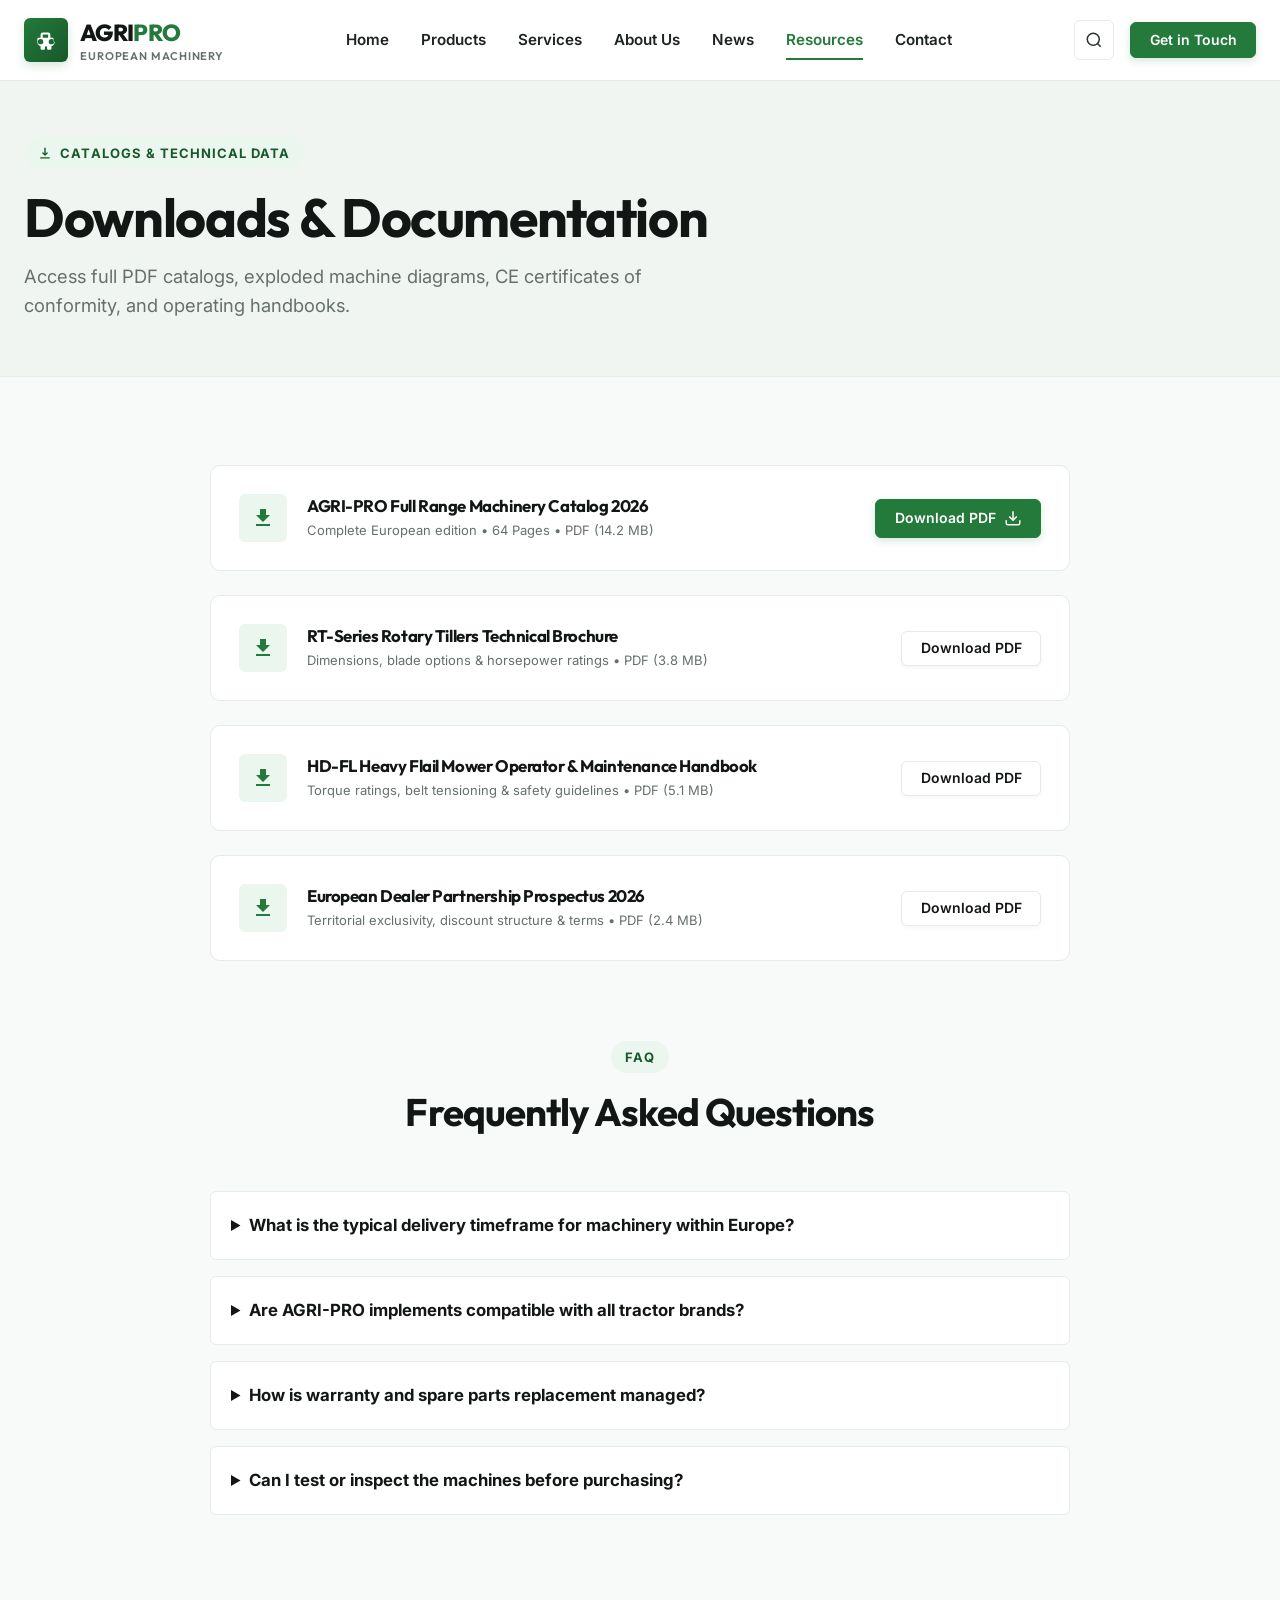
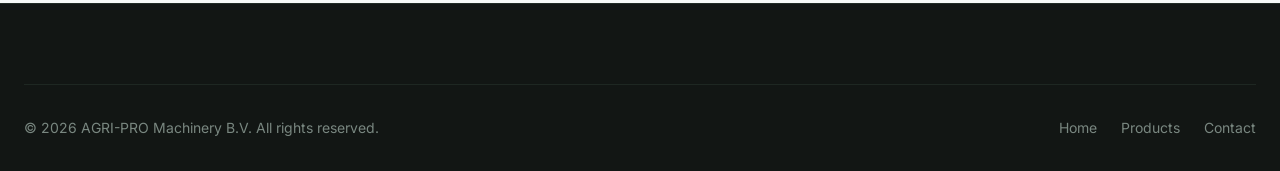
<file: resources.html>
﻿<!DOCTYPE html>
<html lang="en">
<head>
  <meta charset="UTF-8">
  <meta name="viewport" content="width=device-width, initial-scale=1.0">
  <title>Resources & Catalogs | AGRI-PRO Agricultural Machinery</title>
  <meta name="description" content="Download technical manuals, machinery brochures, 2026 European agricultural catalog, and explore frequently asked questions.">
  <meta name="keywords" content="download machinery catalog, rotary tiller pdf, flail mower manual, tractor attachment dimensions, AGRI-PRO resources">

  <link rel="stylesheet" href="css/main.css">
  <link rel="stylesheet" href="css/components.css">
  <link rel="stylesheet" href="css/responsive.css">
</head>
<body>

  <!-- Header -->
  <header class="site-header" id="main-header">
    <div class="container">
      <div class="header-inner">
        <a href="index.html" class="brand-logo" aria-label="AGRI-PRO Home">
          <div class="brand-logo-icon">
            <svg viewBox="0 0 24 24"><path d="M19 13.5V11c0-.55-.45-1-1-1h-2V7a2 2 0 0 0-2-2H9a2 2 0 0 0-2 2v3H5a1 1 0 0 0-1 1v2.5a4.5 4.5 0 0 0 3 4.24V20a1 1 0 0 0 1 1h2a1 1 0 0 0 1-1v-2h2v2a1 1 0 0 0 1 1h2a1 1 0 0 0 1-1v-2.26a4.5 4.5 0 0 0 3-4.24zM9 7h5v3H9V7zm-2 9a2.5 2.5 0 1 1 0-5 2.5 2.5 0 0 1 0 5zm10 0a2.5 2.5 0 1 1 0-5 2.5 2.5 0 0 1 0 5z"/></svg>
          </div>
          <div>
            <div class="brand-logo-text">AGRI<span>PRO</span></div>
            <span class="brand-tagline">European Machinery</span>
          </div>
        </a>

        <nav class="desktop-nav">
          <a href="index.html" class="nav-link">Home</a>
          <a href="products.html" class="nav-link">Products</a>
          <a href="services.html" class="nav-link">Services</a>
          <a href="about.html" class="nav-link">About Us</a>
          <a href="news.html" class="nav-link">News</a>
          <a href="resources.html" class="nav-link active">Resources</a>
          <a href="contact.html" class="nav-link">Contact</a>
        </nav>

        <div class="header-actions">
          <button class="search-trigger-btn" aria-label="Search"><svg width="18" height="18" viewBox="0 0 24 24" fill="none" stroke="currentColor" stroke-width="2"><circle cx="11" cy="11" r="8"></circle><line x1="21" y1="21" x2="16.65" y2="16.65"></line></svg></button>
          <a href="contact.html" class="btn btn-primary btn-sm">Get in Touch</a>
          <button class="hamburger-btn" aria-label="Menu"><svg width="22" height="22" viewBox="0 0 24 24" fill="none" stroke="currentColor" stroke-width="2"><line x1="3" y1="12" x2="21" y2="12"></line><line x1="3" y1="6" x2="21" y2="6"></line><line x1="3" y1="18" x2="21" y2="18"></line></svg></button>
        </div>
      </div>
    </div>
  </header>

  <!-- Mobile Drawer -->
  <div class="mobile-nav-backdrop"></div>
  <aside class="mobile-nav-drawer">
    <div class="mobile-nav-header">
      <div class="brand-logo">
        <div class="brand-logo-icon"><svg viewBox="0 0 24 24"><path d="M19 13.5V11c0-.55-.45-1-1-1h-2V7a2 2 0 0 0-2-2H9a2 2 0 0 0-2 2v3H5a1 1 0 0 0-1 1v2.5a4.5 4.5 0 0 0 3 4.24V20a1 1 0 0 0 1 1h2a1 1 0 0 0 1-1v-2h2v2a1 1 0 0 0 1 1h2a1 1 0 0 0 1-1v-2.26a4.5 4.5 0 0 0 3-4.24zM9 7h5v3H9V7zm-2 9a2.5 2.5 0 1 1 0-5 2.5 2.5 0 0 1 0 5zm10 0a2.5 2.5 0 1 1 0-5 2.5 2.5 0 0 1 0 5z"/></svg></div>
        <div class="brand-logo-text">AGRI<span>PRO</span></div>
      </div>
      <button class="mobile-close-btn"><svg width="22" height="22" viewBox="0 0 24 24" fill="none" stroke="currentColor" stroke-width="2"><line x1="18" y1="6" x2="6" y2="18"></line><line x1="6" y1="6" x2="18" y2="18"></line></svg></button>
    </div>
    <nav class="mobile-nav-links">
      <a href="index.html">Home</a>
      <a href="products.html">Products</a>
      <a href="services.html">Services</a>
      <a href="about.html">About Us</a>
      <a href="news.html">News & Articles</a>
      <a href="resources.html" class="active">Resources & Downloads</a>
      <a href="contact.html">Contact Us</a>
    </nav>
  </aside>

  <main>
    <!-- PAGE HERO -->
    <section class="section-padding-sm bg-subtle" style="border-bottom: 1px solid var(--border-light);">
      <div class="container">
        <div class="section-tag">
          <svg viewBox="0 0 20 20"><path fill-rule="evenodd" d="M3 17a1 1 0 011-1h12a1 1 0 110 2H4a1 1 0 01-1-1zm3.293-7.707a1 1 0 011.414 0L9 10.586V3a1 1 0 112 0v7.586l1.293-1.293a1 1 0 111.414 1.414l-3 3a1 1 0 01-1.414 0l-3-3a1 1 0 010-1.414z" clip-rule="evenodd"/></svg>
          <span>Catalogs & Technical Data</span>
        </div>
        <h1 style="margin-bottom: 0.75rem;">Downloads & Documentation</h1>
        <p style="font-size: 1.15rem; color: var(--text-muted); max-width: 700px;">
          Access full PDF catalogs, exploded machine diagrams, CE certificates of conformity, and operating handbooks.
        </p>
      </div>
    </section>

    <!-- DOWNLOADS LIST -->
    <section class="section-padding bg-light">
      <div class="container">
        <div style="display: flex; flex-direction: column; gap: 1.5rem; max-width: 860px; margin-left: auto; margin-right: auto;">
          
          <!-- Download 1 -->
          <div class="download-card">
            <div class="download-info">
              <div class="download-icon">
                <svg viewBox="0 0 24 24"><path d="M19 9h-4V3H9v6H5l7 7 7-7zM5 18v2h14v-2H5z"/></svg>
              </div>
              <div>
                <h4>AGRI-PRO Full Range Machinery Catalog 2026</h4>
                <p>Complete European edition &bull; 64 Pages &bull; PDF (14.2 MB)</p>
              </div>
            </div>
            <a href="#" class="btn btn-primary btn-sm" onclick="alert('Downloading AGRI-PRO Machinery Catalog 2026...'); return false;">
              <span>Download PDF</span>
              <svg width="16" height="16" viewBox="0 0 24 24" fill="none" stroke="currentColor" stroke-width="2"><path d="M21 15v4a2 2 0 0 1-2 2H5a2 2 0 0 1-2-2v-4"></path><polyline points="7 10 12 15 17 10"></polyline><line x1="12" y1="15" x2="12" y2="3"></line></svg>
            </a>
          </div>

          <!-- Download 2 -->
          <div class="download-card">
            <div class="download-info">
              <div class="download-icon">
                <svg viewBox="0 0 24 24"><path d="M19 9h-4V3H9v6H5l7 7 7-7zM5 18v2h14v-2H5z"/></svg>
              </div>
              <div>
                <h4>RT-Series Rotary Tillers Technical Brochure</h4>
                <p>Dimensions, blade options & horsepower ratings &bull; PDF (3.8 MB)</p>
              </div>
            </div>
            <a href="#" class="btn btn-secondary btn-sm" onclick="alert('Downloading RT-Series Brochure...'); return false;">
              <span>Download PDF</span>
            </a>
          </div>

          <!-- Download 3 -->
          <div class="download-card">
            <div class="download-info">
              <div class="download-icon">
                <svg viewBox="0 0 24 24"><path d="M19 9h-4V3H9v6H5l7 7 7-7zM5 18v2h14v-2H5z"/></svg>
              </div>
              <div>
                <h4>HD-FL Heavy Flail Mower Operator & Maintenance Handbook</h4>
                <p>Torque ratings, belt tensioning & safety guidelines &bull; PDF (5.1 MB)</p>
              </div>
            </div>
            <a href="#" class="btn btn-secondary btn-sm" onclick="alert('Downloading Flail Mower Handbook...'); return false;">
              <span>Download PDF</span>
            </a>
          </div>

          <!-- Download 4 -->
          <div class="download-card">
            <div class="download-info">
              <div class="download-icon">
                <svg viewBox="0 0 24 24"><path d="M19 9h-4V3H9v6H5l7 7 7-7zM5 18v2h14v-2H5z"/></svg>
              </div>
              <div>
                <h4>European Dealer Partnership Prospectus 2026</h4>
                <p>Territorial exclusivity, discount structure & terms &bull; PDF (2.4 MB)</p>
              </div>
            </div>
            <a href="#" class="btn btn-secondary btn-sm" onclick="alert('Downloading Dealer Prospectus...'); return false;">
              <span>Download PDF</span>
            </a>
          </div>

        </div>

        <!-- FREQUENTLY ASKED QUESTIONS -->
        <div style="max-width: 860px; margin: 5rem auto 0;">
          <div class="section-header text-center">
            <div class="section-tag">
              <span>FAQ</span>
            </div>
            <h2 class="section-title">Frequently Asked Questions</h2>
          </div>

          <div style="display: flex; flex-direction: column; gap: 1rem;">
            <details style="background: var(--white); border: 1px solid var(--border-light); border-radius: var(--radius-sm); padding: 1.25rem; cursor: pointer;">
              <summary style="font-weight: 700; font-size: 1.05rem; color: var(--charcoal-900);">
                What is the typical delivery timeframe for machinery within Europe?
              </summary>
              <p style="margin-top: 0.75rem; font-size: 0.925rem; color: var(--charcoal-600); line-height: 1.6;">
                Standard machines and implements currently in stock ship from our central Dutch hub within 48 hours. Transit to Germany, Belgium, France, and neighboring regions typically takes 2 to 4 business days on dedicated tail-lift transport.
              </p>
            </details>

            <details style="background: var(--white); border: 1px solid var(--border-light); border-radius: var(--radius-sm); padding: 1.25rem; cursor: pointer;">
              <summary style="font-weight: 700; font-size: 1.05rem; color: var(--charcoal-900);">
                Are AGRI-PRO implements compatible with all tractor brands?
              </summary>
              <p style="margin-top: 0.75rem; font-size: 0.925rem; color: var(--charcoal-600); line-height: 1.6;">
                Yes. All our implements adhere strictly to European ISO standards for three-point linkages (Category 1, 2, and 3) and standard 1-3/8" 6-spline 540 RPM PTO shafts. They fit John Deere, Fendt, New Holland, Massey Ferguson, Case IH, Deutz-Fahr, and compact tractor brands.
              </p>
            </details>

            <details style="background: var(--white); border: 1px solid var(--border-light); border-radius: var(--radius-sm); padding: 1.25rem; cursor: pointer;">
              <summary style="font-weight: 700; font-size: 1.05rem; color: var(--charcoal-900);">
                How is warranty and spare parts replacement managed?
              </summary>
              <p style="margin-top: 0.75rem; font-size: 0.925rem; color: var(--charcoal-600); line-height: 1.6;">
                Every machine is covered by a 24-month manufacturer structural warranty. Spare parts (blades, belts, bearings, seals) are stocked continuously and can be ordered directly by phone or via our certified dealer network with express dispatch.
              </p>
            </details>

            <details style="background: var(--white); border: 1px solid var(--border-light); border-radius: var(--radius-sm); padding: 1.25rem; cursor: pointer;">
              <summary style="font-weight: 700; font-size: 1.05rem; color: var(--charcoal-900);">
                Can I test or inspect the machines before purchasing?
              </summary>
              <p style="margin-top: 0.75rem; font-size: 0.925rem; color: var(--charcoal-600); line-height: 1.6;">
                Absolutely. Visitors are welcome at our demonstration yard in the Netherlands by appointment. Alternatively, our regional partner dealers host scheduled field demo days across Europe.
              </p>
            </details>
          </div>
        </div>

      </div>
    </section>
  </main>

  <!-- Footer -->
  <footer class="site-footer">
    <div class="container">
      <div class="footer-bottom">
        <div>&copy; 2026 AGRI-PRO Machinery B.V. All rights reserved.</div>
        <div class="footer-legal-links"><a href="index.html">Home</a><a href="products.html">Products</a><a href="contact.html">Contact</a></div>
      </div>
    </div>
  </footer>

  <script src="js/main.js"></script>
</body>
</html>
</file>
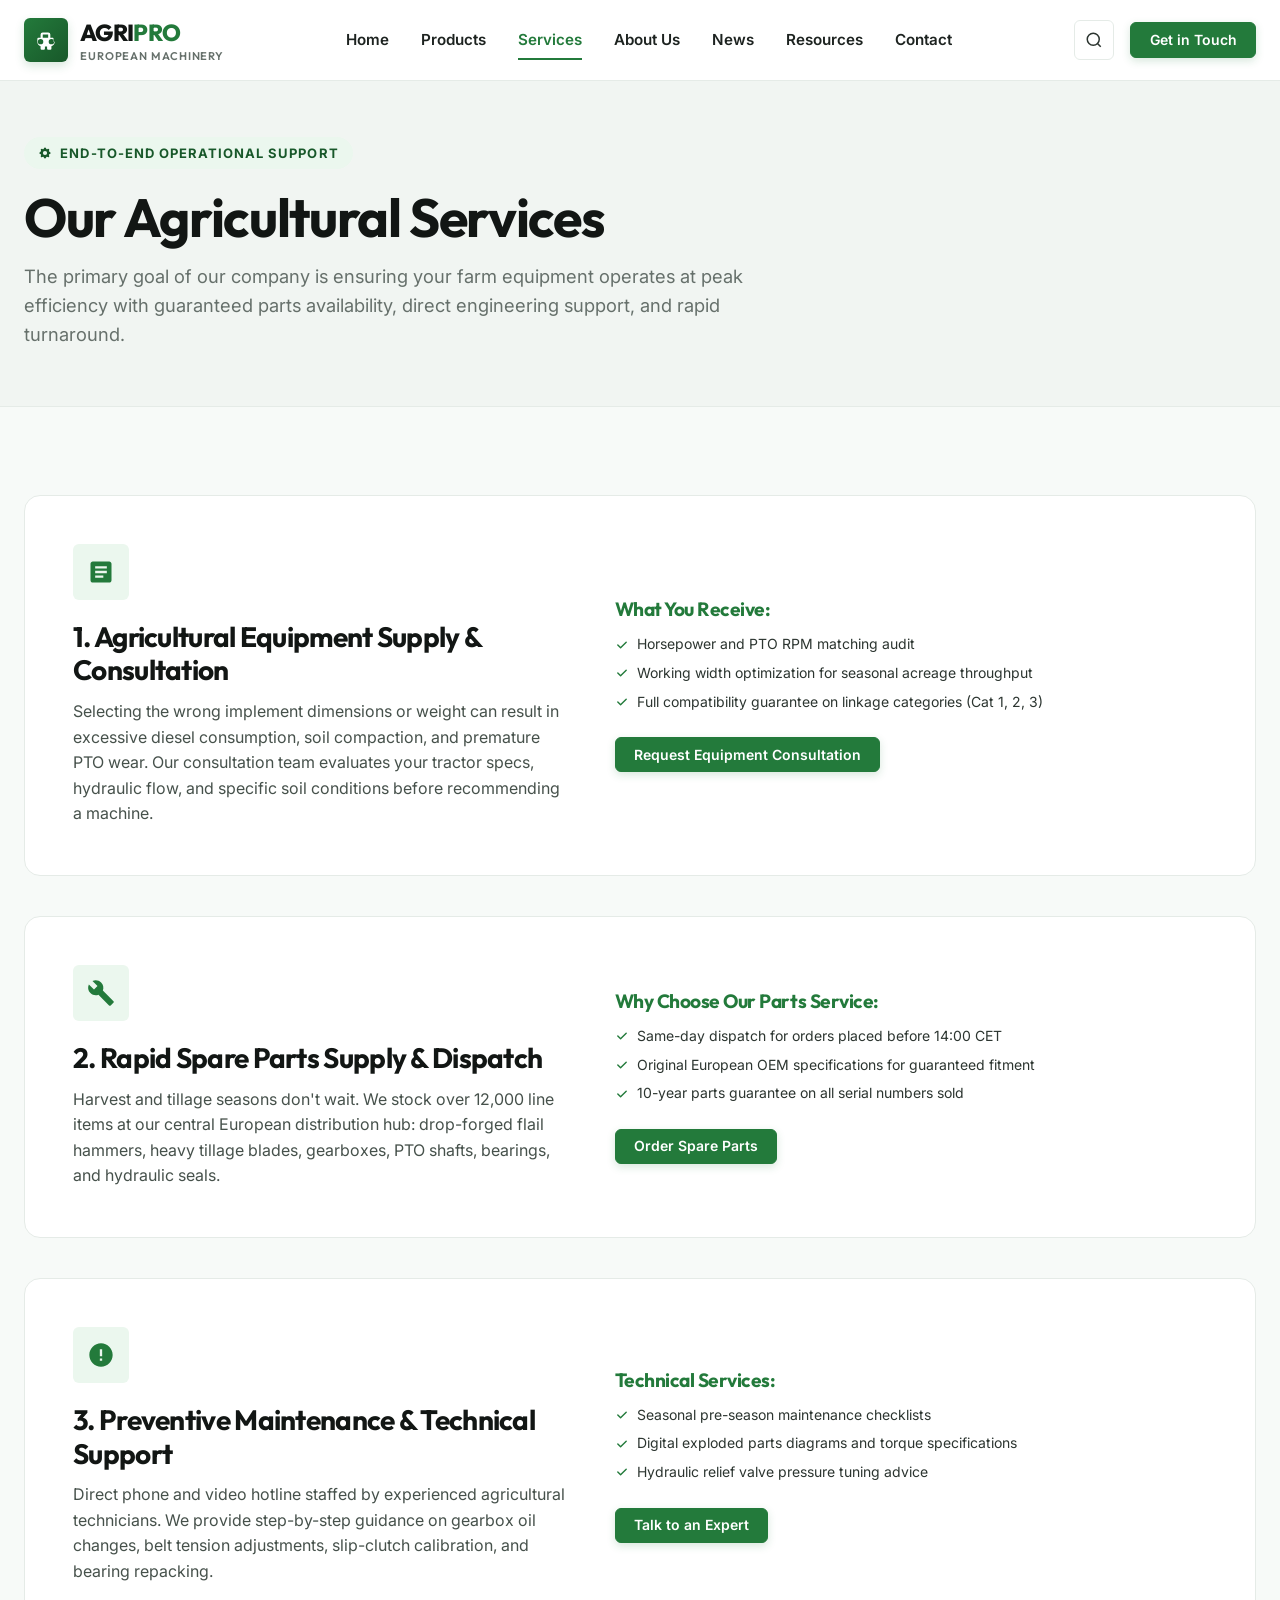
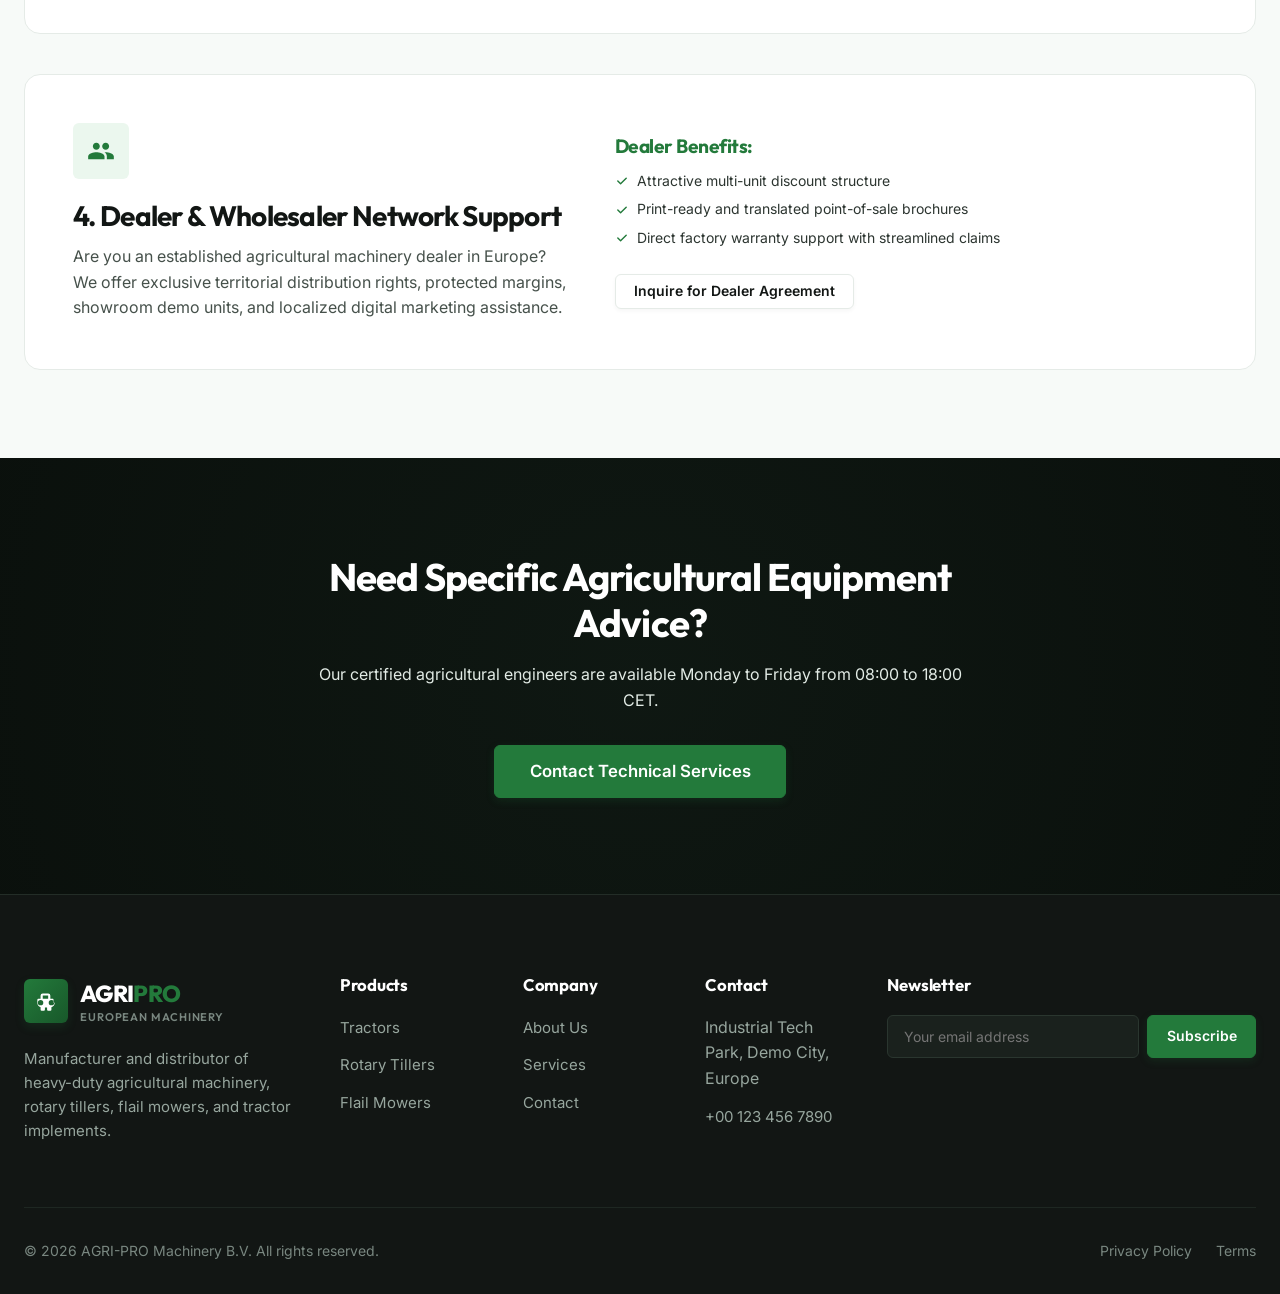
<file: services.html>
﻿<!DOCTYPE html>
<html lang="en">
<head>
  <meta charset="UTF-8">
  <meta name="viewport" content="width=device-width, initial-scale=1.0">
  <title>Agricultural Services & Technical Support | AGRI-PRO</title>
  <meta name="description" content="Comprehensive agricultural services: Machinery consultation, spare parts logistics, maintenance, dealer distribution, and custom agricultural equipment solutions.">
  <meta name="keywords" content="agricultural machinery service, tractor repair, spare parts logistics, farm equipment maintenance, European dealer support">

  <link rel="stylesheet" href="css/main.css">
  <link rel="stylesheet" href="css/components.css">
  <link rel="stylesheet" href="css/responsive.css">
</head>
<body>

  <!-- Header -->
  <header class="site-header" id="main-header">
    <div class="container">
      <div class="header-inner">
        <a href="index.html" class="brand-logo" aria-label="AGRI-PRO Home">
          <div class="brand-logo-icon">
            <svg viewBox="0 0 24 24"><path d="M19 13.5V11c0-.55-.45-1-1-1h-2V7a2 2 0 0 0-2-2H9a2 2 0 0 0-2 2v3H5a1 1 0 0 0-1 1v2.5a4.5 4.5 0 0 0 3 4.24V20a1 1 0 0 0 1 1h2a1 1 0 0 0 1-1v-2h2v2a1 1 0 0 0 1 1h2a1 1 0 0 0 1-1v-2.26a4.5 4.5 0 0 0 3-4.24zM9 7h5v3H9V7zm-2 9a2.5 2.5 0 1 1 0-5 2.5 2.5 0 0 1 0 5zm10 0a2.5 2.5 0 1 1 0-5 2.5 2.5 0 0 1 0 5z"/></svg>
          </div>
          <div>
            <div class="brand-logo-text">AGRI<span>PRO</span></div>
            <span class="brand-tagline">European Machinery</span>
          </div>
        </a>

        <nav class="desktop-nav">
          <a href="index.html" class="nav-link">Home</a>
          <a href="products.html" class="nav-link">Products</a>
          <a href="services.html" class="nav-link active">Services</a>
          <a href="about.html" class="nav-link">About Us</a>
          <a href="news.html" class="nav-link">News</a>
          <a href="resources.html" class="nav-link">Resources</a>
          <a href="contact.html" class="nav-link">Contact</a>
        </nav>

        <div class="header-actions">
          <button class="search-trigger-btn" aria-label="Search"><svg width="18" height="18" viewBox="0 0 24 24" fill="none" stroke="currentColor" stroke-width="2"><circle cx="11" cy="11" r="8"></circle><line x1="21" y1="21" x2="16.65" y2="16.65"></line></svg></button>
          <a href="contact.html" class="btn btn-primary btn-sm">Get in Touch</a>
          <button class="hamburger-btn" aria-label="Menu"><svg width="22" height="22" viewBox="0 0 24 24" fill="none" stroke="currentColor" stroke-width="2"><line x1="3" y1="12" x2="21" y2="12"></line><line x1="3" y1="6" x2="21" y2="6"></line><line x1="3" y1="18" x2="21" y2="18"></line></svg></button>
        </div>
      </div>
    </div>
  </header>

  <!-- Mobile Drawer -->
  <div class="mobile-nav-backdrop"></div>
  <aside class="mobile-nav-drawer">
    <div class="mobile-nav-header">
      <div class="brand-logo">
        <div class="brand-logo-icon">
          <svg viewBox="0 0 24 24"><path d="M19 13.5V11c0-.55-.45-1-1-1h-2V7a2 2 0 0 0-2-2H9a2 2 0 0 0-2 2v3H5a1 1 0 0 0-1 1v2.5a4.5 4.5 0 0 0 3 4.24V20a1 1 0 0 0 1 1h2a1 1 0 0 0 1-1v-2h2v2a1 1 0 0 0 1 1h2a1 1 0 0 0 1-1v-2.26a4.5 4.5 0 0 0 3-4.24zM9 7h5v3H9V7zm-2 9a2.5 2.5 0 1 1 0-5 2.5 2.5 0 0 1 0 5zm10 0a2.5 2.5 0 1 1 0-5 2.5 2.5 0 0 1 0 5z"/></svg>
        </div>
        <div class="brand-logo-text">AGRI<span>PRO</span></div>
      </div>
      <button class="mobile-close-btn"><svg width="22" height="22" viewBox="0 0 24 24" fill="none" stroke="currentColor" stroke-width="2"><line x1="18" y1="6" x2="6" y2="18"></line><line x1="6" y1="6" x2="18" y2="18"></line></svg></button>
    </div>
    <nav class="mobile-nav-links">
      <a href="index.html">Home</a>
      <a href="products.html">Products</a>
      <a href="services.html" class="active">Services</a>
      <a href="about.html">About Us</a>
      <a href="news.html">News & Articles</a>
      <a href="resources.html">Resources & Downloads</a>
      <a href="contact.html">Contact Us</a>
    </nav>
  </aside>

  <main>
    <!-- PAGE HERO -->
    <section class="section-padding-sm bg-subtle" style="border-bottom: 1px solid var(--border-light);">
      <div class="container">
        <div class="section-tag">
          <svg viewBox="0 0 20 20"><path fill-rule="evenodd" d="M11.49 3.17c-.38-1.56-2.6-1.56-2.98 0a1.532 1.532 0 01-2.286.948c-1.372-.836-2.942.734-2.106 2.106.54.886.061 2.042-.947 2.287-1.561.379-1.561 2.6 0 2.978a1.532 1.532 0 01.947 2.287c-.836 1.372.734 2.942 2.106 2.106a1.532 1.532 0 012.287.947c.379 1.561 2.6 1.561 2.978 0a1.533 1.533 0 012.287-.947c1.372.836 2.942-.734 2.106-2.106a1.533 1.533 0 01.947-2.287c1.561-.379 1.561-2.6 0-2.978a1.532 1.532 0 01-.947-2.287c.836-1.372-.734-2.942-2.106-2.106a1.532 1.532 0 01-2.287-.947zM10 13a3 3 0 100-6 3 3 0 000 6z" clip-rule="evenodd"/></svg>
          <span>End-to-End Operational Support</span>
        </div>
        <h1 style="margin-bottom: 0.75rem;">Our Agricultural Services</h1>
        <p style="font-size: 1.15rem; color: var(--text-muted); max-width: 720px;">
          The primary goal of our company is ensuring your farm equipment operates at peak efficiency with guaranteed parts availability, direct engineering support, and rapid turnaround.
        </p>
      </div>
    </section>

    <!-- DETAILED SERVICE BLOCKS -->
    <section class="section-padding bg-light">
      <div class="container">
        
        <!-- Service 1: Equipment Supply & Consultation -->
        <div style="background: var(--white); border: 1px solid var(--border-light); border-radius: var(--radius-lg); padding: 3rem; margin-bottom: 2.5rem; display: grid; grid-template-columns: 1fr 1.2fr; gap: 3rem; align-items: center;">
          <div>
            <div class="service-icon-box" style="margin-bottom: 1.25rem;">
              <svg viewBox="0 0 24 24"><path d="M19 3H5c-1.1 0-2 .9-2 2v14c0 1.1.9 2 2 2h14c1.1 0 2-.9 2-2V5c0-1.1-.9-2-2-2zm-5 14H7v-2h7v2zm3-4H7v-2h10v2zm0-4H7V7h10v2z"/></svg>
            </div>
            <h2 style="font-size: 1.75rem; margin-bottom: 0.75rem;">1. Agricultural Equipment Supply & Consultation</h2>
            <p style="color: var(--charcoal-600); line-height: 1.6;">
              Selecting the wrong implement dimensions or weight can result in excessive diesel consumption, soil compaction, and premature PTO wear. Our consultation team evaluates your tractor specs, hydraulic flow, and specific soil conditions before recommending a machine.
            </p>
          </div>
          <div>
            <h4 style="margin-bottom: 0.75rem; color: var(--brand-green);">What You Receive:</h4>
            <ul class="service-features-list">
              <li>
                <svg viewBox="0 0 20 20"><path fill-rule="evenodd" d="M16.707 5.293a1 1 0 010 1.414l-8 8a1 1 0 01-1.414 0l-4-4a1 1 0 011.414-1.414L8 12.586l7.293-7.293a1 1 0 011.414 0z" clip-rule="evenodd"/></svg>
                <span>Horsepower and PTO RPM matching audit</span>
              </li>
              <li>
                <svg viewBox="0 0 20 20"><path fill-rule="evenodd" d="M16.707 5.293a1 1 0 010 1.414l-8 8a1 1 0 01-1.414 0l-4-4a1 1 0 011.414-1.414L8 12.586l7.293-7.293a1 1 0 011.414 0z" clip-rule="evenodd"/></svg>
                <span>Working width optimization for seasonal acreage throughput</span>
              </li>
              <li>
                <svg viewBox="0 0 20 20"><path fill-rule="evenodd" d="M16.707 5.293a1 1 0 010 1.414l-8 8a1 1 0 01-1.414 0l-4-4a1 1 0 011.414-1.414L8 12.586l7.293-7.293a1 1 0 011.414 0z" clip-rule="evenodd"/></svg>
                <span>Full compatibility guarantee on linkage categories (Cat 1, 2, 3)</span>
              </li>
            </ul>
            <div style="margin-top: 1.5rem;">
              <a href="contact.html" class="btn btn-primary btn-sm">Request Equipment Consultation</a>
            </div>
          </div>
        </div>

        <!-- Service 2: Spare Parts Logistics -->
        <div style="background: var(--white); border: 1px solid var(--border-light); border-radius: var(--radius-lg); padding: 3rem; margin-bottom: 2.5rem; display: grid; grid-template-columns: 1fr 1.2fr; gap: 3rem; align-items: center;">
          <div>
            <div class="service-icon-box" style="margin-bottom: 1.25rem;">
              <svg viewBox="0 0 24 24"><path d="M22.7 19l-9.1-9.1c.9-2.3.4-5-1.5-6.9-2-2-5-2.4-7.4-1.3L9 6 6 9 1.6 4.7C.4 7.1.9 10.1 2.9 12.1c1.9 1.9 4.6 2.4 6.9 1.5l9.1 9.1c.4.4 1 .4 1.4 0l2.3-2.3c.5-.4.5-1.1.1-1.4z"/></svg>
            </div>
            <h2 style="font-size: 1.75rem; margin-bottom: 0.75rem;">2. Rapid Spare Parts Supply & Dispatch</h2>
            <p style="color: var(--charcoal-600); line-height: 1.6;">
              Harvest and tillage seasons don't wait. We stock over 12,000 line items at our central European distribution hub: drop-forged flail hammers, heavy tillage blades, gearboxes, PTO shafts, bearings, and hydraulic seals.
            </p>
          </div>
          <div>
            <h4 style="margin-bottom: 0.75rem; color: var(--brand-green);">Why Choose Our Parts Service:</h4>
            <ul class="service-features-list">
              <li>
                <svg viewBox="0 0 20 20"><path fill-rule="evenodd" d="M16.707 5.293a1 1 0 010 1.414l-8 8a1 1 0 01-1.414 0l-4-4a1 1 0 011.414-1.414L8 12.586l7.293-7.293a1 1 0 011.414 0z" clip-rule="evenodd"/></svg>
                <span>Same-day dispatch for orders placed before 14:00 CET</span>
              </li>
              <li>
                <svg viewBox="0 0 20 20"><path fill-rule="evenodd" d="M16.707 5.293a1 1 0 010 1.414l-8 8a1 1 0 01-1.414 0l-4-4a1 1 0 011.414-1.414L8 12.586l7.293-7.293a1 1 0 011.414 0z" clip-rule="evenodd"/></svg>
                <span>Original European OEM specifications for guaranteed fitment</span>
              </li>
              <li>
                <svg viewBox="0 0 20 20"><path fill-rule="evenodd" d="M16.707 5.293a1 1 0 010 1.414l-8 8a1 1 0 01-1.414 0l-4-4a1 1 0 011.414-1.414L8 12.586l7.293-7.293a1 1 0 011.414 0z" clip-rule="evenodd"/></svg>
                <span>10-year parts guarantee on all serial numbers sold</span>
              </li>
            </ul>
            <div style="margin-top: 1.5rem;">
              <a href="contact.html" class="btn btn-primary btn-sm">Order Spare Parts</a>
            </div>
          </div>
        </div>

        <!-- Service 3: Maintenance & Technical Field Support -->
        <div style="background: var(--white); border: 1px solid var(--border-light); border-radius: var(--radius-lg); padding: 3rem; margin-bottom: 2.5rem; display: grid; grid-template-columns: 1fr 1.2fr; gap: 3rem; align-items: center;">
          <div>
            <div class="service-icon-box" style="margin-bottom: 1.25rem;">
              <svg viewBox="0 0 24 24"><path d="M12 2C6.48 2 2 6.48 2 12s4.48 10 10 10 10-4.48 10-10S17.52 2 12 2zm1 15h-2v-2h2v2zm0-4h-2V7h2v6z"/></svg>
            </div>
            <h2 style="font-size: 1.75rem; margin-bottom: 0.75rem;">3. Preventive Maintenance & Technical Support</h2>
            <p style="color: var(--charcoal-600); line-height: 1.6;">
              Direct phone and video hotline staffed by experienced agricultural technicians. We provide step-by-step guidance on gearbox oil changes, belt tension adjustments, slip-clutch calibration, and bearing repacking.
            </p>
          </div>
          <div>
            <h4 style="margin-bottom: 0.75rem; color: var(--brand-green);">Technical Services:</h4>
            <ul class="service-features-list">
              <li>
                <svg viewBox="0 0 20 20"><path fill-rule="evenodd" d="M16.707 5.293a1 1 0 010 1.414l-8 8a1 1 0 01-1.414 0l-4-4a1 1 0 011.414-1.414L8 12.586l7.293-7.293a1 1 0 011.414 0z" clip-rule="evenodd"/></svg>
                <span>Seasonal pre-season maintenance checklists</span>
              </li>
              <li>
                <svg viewBox="0 0 20 20"><path fill-rule="evenodd" d="M16.707 5.293a1 1 0 010 1.414l-8 8a1 1 0 01-1.414 0l-4-4a1 1 0 011.414-1.414L8 12.586l7.293-7.293a1 1 0 011.414 0z" clip-rule="evenodd"/></svg>
                <span>Digital exploded parts diagrams and torque specifications</span>
              </li>
              <li>
                <svg viewBox="0 0 20 20"><path fill-rule="evenodd" d="M16.707 5.293a1 1 0 010 1.414l-8 8a1 1 0 01-1.414 0l-4-4a1 1 0 011.414-1.414L8 12.586l7.293-7.293a1 1 0 011.414 0z" clip-rule="evenodd"/></svg>
                <span>Hydraulic relief valve pressure tuning advice</span>
              </li>
            </ul>
            <div style="margin-top: 1.5rem;">
              <a href="contact.html" class="btn btn-primary btn-sm">Talk to an Expert</a>
            </div>
          </div>
        </div>

        <!-- Service 4: Dealer & Distribution Partnerships -->
        <div style="background: var(--white); border: 1px solid var(--border-light); border-radius: var(--radius-lg); padding: 3rem; display: grid; grid-template-columns: 1fr 1.2fr; gap: 3rem; align-items: center;">
          <div>
            <div class="service-icon-box" style="margin-bottom: 1.25rem;">
              <svg viewBox="0 0 24 24"><path d="M16 11c1.66 0 2.99-1.34 2.99-3S17.66 5 16 5c-1.66 0-3 1.34-3 3s1.34 3 3 3zm-8 0c1.66 0 2.99-1.34 2.99-3S9.66 5 8 5C6.34 5 5 6.34 5 8s1.34 3 3 3zm0 2c-2.33 0-7 1.17-7 3.5V19h14v-2.5c0-2.33-4.67-3.5-7-3.5zm8 0c-.29 0-.62.02-.97.05 1.16.84 1.97 1.97 1.97 3.45V19h6v-2.5c0-2.33-4.67-3.5-7-3.5z"/></svg>
            </div>
            <h2 style="font-size: 1.75rem; margin-bottom: 0.75rem;">4. Dealer & Wholesaler Network Support</h2>
            <p style="color: var(--charcoal-600); line-height: 1.6;">
              Are you an established agricultural machinery dealer in Europe? We offer exclusive territorial distribution rights, protected margins, showroom demo units, and localized digital marketing assistance.
            </p>
          </div>
          <div>
            <h4 style="margin-bottom: 0.75rem; color: var(--brand-green);">Dealer Benefits:</h4>
            <ul class="service-features-list">
              <li>
                <svg viewBox="0 0 20 20"><path fill-rule="evenodd" d="M16.707 5.293a1 1 0 010 1.414l-8 8a1 1 0 01-1.414 0l-4-4a1 1 0 011.414-1.414L8 12.586l7.293-7.293a1 1 0 011.414 0z" clip-rule="evenodd"/></svg>
                <span>Attractive multi-unit discount structure</span>
              </li>
              <li>
                <svg viewBox="0 0 20 20"><path fill-rule="evenodd" d="M16.707 5.293a1 1 0 010 1.414l-8 8a1 1 0 01-1.414 0l-4-4a1 1 0 011.414-1.414L8 12.586l7.293-7.293a1 1 0 011.414 0z" clip-rule="evenodd"/></svg>
                <span>Print-ready and translated point-of-sale brochures</span>
              </li>
              <li>
                <svg viewBox="0 0 20 20"><path fill-rule="evenodd" d="M16.707 5.293a1 1 0 010 1.414l-8 8a1 1 0 01-1.414 0l-4-4a1 1 0 011.414-1.414L8 12.586l7.293-7.293a1 1 0 011.414 0z" clip-rule="evenodd"/></svg>
                <span>Direct factory warranty support with streamlined claims</span>
              </li>
            </ul>
            <div style="margin-top: 1.5rem;">
              <a href="contact.html" class="btn btn-secondary btn-sm">Inquire for Dealer Agreement</a>
            </div>
          </div>
        </div>

      </div>
    </section>

    <!-- CTA BANNER -->
    <section class="cta-video-section section-padding" style="text-align: center;">
      <video class="cta-video-bg" autoplay muted loop playsinline poster="images/about-machinery.jpg">
        <source src="videos/drone.mp4" type="video/mp4">
        <source src="drone.mp4" type="video/mp4">
        <source src="videos/hero-machinery.mp4" type="video/mp4">
      </video>
      <div class="cta-overlay"></div>
      <div class="container cta-video-content" style="max-width: 700px;">
        <h2 style="color: var(--white); margin-bottom: 1rem;">Need Specific Agricultural Equipment Advice?</h2>
        <p style="color: #E2EBE5; margin-bottom: 2rem; line-height: 1.6;">Our certified agricultural engineers are available Monday to Friday from 08:00 to 18:00 CET.</p>
        <a href="contact.html" class="btn btn-primary btn-lg">Contact Technical Services</a>
      </div>
    </section>
  </main>

  <!-- Footer -->
  <footer class="site-footer">
    <div class="container">
      <div class="footer-top">
        <div class="footer-brand">
          <a href="index.html" class="brand-logo" style="color: var(--white);">
            <div class="brand-logo-icon"><svg viewBox="0 0 24 24"><path d="M19 13.5V11c0-.55-.45-1-1-1h-2V7a2 2 0 0 0-2-2H9a2 2 0 0 0-2 2v3H5a1 1 0 0 0-1 1v2.5a4.5 4.5 0 0 0 3 4.24V20a1 1 0 0 0 1 1h2a1 1 0 0 0 1-1v-2h2v2a1 1 0 0 0 1 1h2a1 1 0 0 0 1-1v-2.26a4.5 4.5 0 0 0 3-4.24zM9 7h5v3H9V7zm-2 9a2.5 2.5 0 1 1 0-5 2.5 2.5 0 0 1 0 5zm10 0a2.5 2.5 0 1 1 0-5 2.5 2.5 0 0 1 0 5z"/></svg></div>
            <div><div class="brand-logo-text">AGRI<span>PRO</span></div><span class="brand-tagline" style="color: #798780;">European Machinery</span></div>
          </a>
          <p>Manufacturer and distributor of heavy-duty agricultural machinery, rotary tillers, flail mowers, and tractor implements.</p>
        </div>
        <div>
          <h4 class="footer-title">Products</h4>
          <ul class="footer-links">
            <li><a href="products.html">Tractors</a></li>
            <li><a href="products.html">Rotary Tillers</a></li>
            <li><a href="products.html">Flail Mowers</a></li>
          </ul>
        </div>
        <div>
          <h4 class="footer-title">Company</h4>
          <ul class="footer-links">
            <li><a href="about.html">About Us</a></li>
            <li><a href="services.html">Services</a></li>
            <li><a href="contact.html">Contact</a></li>
          </ul>
        </div>
        <div>
          <h4 class="footer-title">Contact</h4>
          <ul class="footer-links">
            <li><span style="color: #97A69E;">Industrial Tech Park, Demo City, Europe</span></li>
            <li><a href="tel:+001234567890">+00 123 456 7890</a></li>
          </ul>
        </div>
        <div class="footer-newsletter">
          <h4 class="footer-title">Newsletter</h4>
          <form class="newsletter-form">
            <input type="email" placeholder="Your email address" required>
            <button type="submit" class="btn btn-primary btn-sm">Subscribe</button>
          </form>
        </div>
      </div>
      <div class="footer-bottom">
        <div>&copy; 2026 AGRI-PRO Machinery B.V. All rights reserved.</div>
        <div class="footer-legal-links"><a href="#">Privacy Policy</a><a href="#">Terms</a></div>
      </div>
    </div>
  </footer>

  <script src="js/main.js"></script>
  <script src="js/forms.js"></script>
</body>
</html>
</file>
<file: css/main.css>
/* ==========================================================================
   AGRI-PRO EUROPEAN MACHINERY — CORE DESIGN SYSTEM & THEME
   Tailored for High-End European Agricultural Machinery SaaS & Web Showcase
   Easily Convertible to WordPress Gutenberg Blocks & FSE / Classic Themes
   ========================================================================== */

@import url('https://fonts.googleapis.com/css2?family=Inter:wght@300;400;500;600;700;800&family=Outfit:wght@500;600;700;800&display=swap');

:root {
  /* Brand Color Palette */
  --brand-green: #237A3B;
  --brand-green-dark: #18582A;
  --brand-green-light: #2FA450;
  --brand-green-tint: #EBF7EE;
  --brand-green-glow: rgba(35, 122, 59, 0.18);
  
  /* Industrial Dark & Neutrals */
  --charcoal-900: #121614;
  --charcoal-800: #1D2320;
  --charcoal-700: #2C3530;
  --charcoal-600: #46514B;
  --text-muted: #66706B;
  --border-light: #E5EBE7;
  --border-subtle: #EDF2EE;
  --bg-page: #FFFFFF;
  --bg-surface-light: #F7FAF8;
  --bg-surface-subtle: #F1F5F2;
  --white: #FFFFFF;

  /* Typography */
  --font-heading: 'Outfit', -apple-system, BlinkMacSystemFont, 'Segoe UI', Roboto, sans-serif;
  --font-body: 'Inter', -apple-system, BlinkMacSystemFont, 'Segoe UI', Roboto, sans-serif;

  /* Shadows & Elevation */
  --shadow-sm: 0 2px 4px rgba(18, 22, 20, 0.04);
  --shadow-md: 0 4px 14px rgba(18, 22, 20, 0.06);
  --shadow-lg: 0 12px 28px rgba(18, 22, 20, 0.09);
  --shadow-xl: 0 20px 40px rgba(18, 22, 20, 0.12);
  --shadow-card-hover: 0 16px 36px rgba(35, 122, 59, 0.12);

  /* Radii */
  --radius-xs: 4px;
  --radius-sm: 6px;
  --radius-md: 10px;
  --radius-lg: 16px;
  --radius-xl: 24px;
  --radius-full: 9999px;

  /* Layout */
  --max-width: 1280px;
  --nav-height: 80px;
  --transition-fast: 0.2s cubic-bezier(0.16, 1, 0.3, 1);
  --transition-normal: 0.35s cubic-bezier(0.16, 1, 0.3, 1);
  --transition-reveal: 0.75s cubic-bezier(0.16, 1, 0.3, 1);
}

/* Base Reset */
*, *::before, *::after {
  box-sizing: border-box;
  margin: 0;
  padding: 0;
}

html {
  scroll-behavior: smooth;
  font-size: 16px;
  -webkit-text-size-adjust: 100%;
}

body {
  font-family: var(--font-body);
  color: var(--charcoal-700);
  background-color: var(--bg-page);
  line-height: 1.6;
  -webkit-font-smoothing: antialiased;
  -moz-osx-font-smoothing: grayscale;
  overflow-x: hidden;
}

img {
  max-width: 100%;
  height: auto;
  display: block;
}

a {
  color: inherit;
  text-decoration: none;
  transition: color var(--transition-fast);
}

ul, ol {
  list-style: none;
}

button, input, textarea, select {
  font-family: inherit;
  font-size: inherit;
}

/* Fluid Responsive Headings */
h1, h2, h3, h4, h5, h6 {
  font-family: var(--font-heading);
  color: var(--charcoal-900);
  line-height: 1.2;
  font-weight: 700;
  letter-spacing: -0.025em;
}

h1 { font-size: clamp(2.1rem, 4.2vw, 3.6rem); }
h2 { font-size: clamp(1.75rem, 3vw, 2.5rem); }
h3 { font-size: clamp(1.25rem, 2vw, 1.65rem); }
h4 { font-size: clamp(1.05rem, 1.5vw, 1.25rem); }

p {
  color: var(--charcoal-600);
  margin-bottom: 1rem;
}
p:last-child {
  margin-bottom: 0;
}

/* ==========================================================================
   SMOOTH SCROLL REVEAL ANIMATIONS ENGINE
   ========================================================================== */
.reveal-fade,
.reveal-left,
.reveal-right,
.reveal-zoom {
  opacity: 0;
  transition: opacity var(--transition-reveal), transform var(--transition-reveal);
  will-change: opacity, transform;
}

.reveal-fade {
  transform: translateY(36px);
}

.reveal-left {
  transform: translateX(-48px);
}

.reveal-right {
  transform: translateX(48px);
}

.reveal-zoom {
  transform: scale(0.92);
}

/* Triggered by IntersectionObserver */
.is-revealed {
  opacity: 1 !important;
  transform: translate(0, 0) scale(1) !important;
}

/* Staggered Children Delays */
.stagger-items > *:nth-child(1) { transition-delay: 0.05s; }
.stagger-items > *:nth-child(2) { transition-delay: 0.15s; }
.stagger-items > *:nth-child(3) { transition-delay: 0.25s; }
.stagger-items > *:nth-child(4) { transition-delay: 0.35s; }
.stagger-items > *:nth-child(5) { transition-delay: 0.45s; }
.stagger-items > *:nth-child(6) { transition-delay: 0.55s; }
.stagger-items > *:nth-child(7) { transition-delay: 0.65s; }
.stagger-items > *:nth-child(8) { transition-delay: 0.75s; }

/* Layout Utilities */
.container {
  width: 100%;
  max-width: var(--max-width);
  margin-left: auto;
  margin-right: auto;
  padding-left: 1.5rem;
  padding-right: 1.5rem;
}

.section-padding {
  padding-top: 5.5rem;
  padding-bottom: 5.5rem;
}

.section-padding-sm {
  padding-top: 3.5rem;
  padding-bottom: 3.5rem;
}

.bg-light {
  background-color: var(--bg-surface-light);
}

.bg-subtle {
  background-color: var(--bg-surface-subtle);
}

.bg-dark {
  background-color: var(--charcoal-900);
  color: #E2E8E4;
}

.bg-dark h1, .bg-dark h2, .bg-dark h3, .bg-dark h4 {
  color: var(--white);
}

.bg-dark p {
  color: #A9B8AF;
}

/* Section Header Component */
.section-header {
  margin-bottom: 3.5rem;
}

.section-header.text-center {
  text-align: center;
  max-width: 720px;
  margin-left: auto;
  margin-right: auto;
}

.section-tag {
  display: inline-flex;
  align-items: center;
  gap: 0.5rem;
  background-color: var(--brand-green-tint);
  color: var(--brand-green-dark);
  font-size: 0.8125rem;
  font-weight: 700;
  text-transform: uppercase;
  letter-spacing: 0.08em;
  padding: 0.35rem 0.9rem;
  border-radius: var(--radius-full);
  margin-bottom: 1rem;
}

.section-tag svg {
  width: 14px;
  height: 14px;
  fill: currentColor;
}

.section-title {
  margin-bottom: 1rem;
}

.section-subtitle {
  font-size: 1.125rem;
  color: var(--text-muted);
  line-height: 1.6;
}

.highlight-green {
  color: var(--brand-green);
  position: relative;
}

/* Buttons */
.btn {
  display: inline-flex;
  align-items: center;
  justify-content: center;
  gap: 0.5rem;
  font-weight: 600;
  font-size: 0.95rem;
  padding: 0.85rem 1.65rem;
  border-radius: var(--radius-sm);
  border: 1px solid transparent;
  cursor: pointer;
  transition: all var(--transition-fast);
  white-space: nowrap;
  line-height: 1;
}

.btn svg {
  width: 18px;
  height: 18px;
  transition: transform var(--transition-fast);
}

.btn:hover svg {
  transform: translateX(3px);
}

.btn-primary {
  background-color: var(--brand-green);
  color: var(--white);
  border-color: var(--brand-green);
  box-shadow: 0 3px 8px var(--brand-green-glow);
}

.btn-primary:hover {
  background-color: var(--brand-green-dark);
  border-color: var(--brand-green-dark);
  transform: translateY(-2px);
  box-shadow: 0 6px 16px var(--brand-green-glow);
}

.btn-secondary {
  background-color: var(--white);
  color: var(--charcoal-900);
  border-color: var(--border-light);
  box-shadow: var(--shadow-sm);
}

.btn-secondary:hover {
  background-color: var(--bg-surface-light);
  border-color: var(--brand-green);
  color: var(--brand-green);
  transform: translateY(-2px);
}

.btn-outline-white {
  background-color: transparent;
  color: var(--white);
  border-color: rgba(255, 255, 255, 0.4);
}

.btn-outline-white:hover {
  background-color: var(--white);
  color: var(--charcoal-900);
  border-color: var(--white);
}

.btn-sm {
  padding: 0.6rem 1.15rem;
  font-size: 0.875rem;
}

.btn-lg {
  padding: 1.05rem 2.15rem;
  font-size: 1.05rem;
}

/* Header & Sticky Navigation */
.site-header {
  position: sticky;
  top: 0;
  left: 0;
  width: 100%;
  z-index: 1000;
  background-color: rgba(255, 255, 255, 0.96);
  backdrop-filter: blur(12px);
  border-bottom: 1px solid var(--border-light);
  transition: all var(--transition-normal);
}

.site-header.scrolled {
  box-shadow: var(--shadow-md);
  background-color: rgba(255, 255, 255, 0.98);
}

.header-inner {
  display: flex;
  align-items: center;
  justify-content: space-between;
  height: var(--nav-height);
}

.brand-logo {
  display: flex;
  align-items: center;
  gap: 0.75rem;
  font-family: var(--font-heading);
  font-weight: 800;
  font-size: 1.45rem;
  color: var(--charcoal-900);
  letter-spacing: -0.03em;
}

.brand-logo-icon {
  width: 44px;
  height: 44px;
  background: linear-gradient(135deg, var(--brand-green) 0%, var(--brand-green-dark) 100%);
  border-radius: var(--radius-sm);
  display: flex;
  align-items: center;
  justify-content: center;
  color: var(--white);
  box-shadow: 0 4px 10px var(--brand-green-glow);
}

.brand-logo-icon svg {
  width: 26px;
  height: 26px;
  fill: currentColor;
}

.brand-logo-text span {
  color: var(--brand-green);
}

.brand-tagline {
  font-size: 0.7rem;
  text-transform: uppercase;
  letter-spacing: 0.08em;
  color: var(--text-muted);
  display: block;
  font-weight: 600;
  margin-top: -3px;
}

/* Nav Menu */
.desktop-nav {
  display: flex;
  align-items: center;
  gap: 2rem;
}

.nav-link {
  font-size: 0.95rem;
  font-weight: 600;
  color: var(--charcoal-800);
  padding: 0.5rem 0;
  position: relative;
}

.nav-link::after {
  content: '';
  position: absolute;
  bottom: 0;
  left: 0;
  width: 0%;
  height: 2px;
  background-color: var(--brand-green);
  transition: width var(--transition-fast);
}

.nav-link:hover, .nav-link.active {
  color: var(--brand-green);
}

.nav-link:hover::after, .nav-link.active::after {
  width: 100%;
}

.header-actions {
  display: flex;
  align-items: center;
  gap: 1rem;
}

.search-trigger-btn {
  width: 40px;
  height: 40px;
  border-radius: var(--radius-sm);
  border: 1px solid var(--border-light);
  background: var(--white);
  color: var(--charcoal-700);
  display: flex;
  align-items: center;
  justify-content: center;
  cursor: pointer;
  transition: all var(--transition-fast);
}

.search-trigger-btn:hover {
  border-color: var(--brand-green);
  color: var(--brand-green);
  background: var(--bg-surface-light);
}

.hamburger-btn {
  display: none;
  width: 42px;
  height: 42px;
  border-radius: var(--radius-sm);
  border: 1px solid var(--border-light);
  background: var(--white);
  color: var(--charcoal-900);
  align-items: center;
  justify-content: center;
  cursor: pointer;
}

/* Footer */
.site-footer {
  background-color: var(--charcoal-900);
  color: #D3DDD6;
  padding-top: 5rem;
  padding-bottom: 2rem;
  border-top: 1px solid #232D27;
}

.footer-top {
  display: grid;
  grid-template-columns: 2fr 1fr 1fr 1fr 1.6fr;
  gap: 3rem;
  margin-bottom: 4rem;
}

.footer-brand p {
  color: #97A69E;
  margin-top: 1.25rem;
  font-size: 0.9375rem;
  max-width: 320px;
}

.footer-title {
  color: var(--white);
  font-size: 1.05rem;
  margin-bottom: 1.25rem;
  font-weight: 700;
  letter-spacing: -0.01em;
}

.footer-links li {
  margin-bottom: 0.75rem;
}

.footer-links a {
  color: #97A69E;
  font-size: 0.9375rem;
  transition: all var(--transition-fast);
}

.footer-links a:hover {
  color: var(--brand-green-light);
  padding-left: 4px;
}

.footer-newsletter p {
  color: #97A69E;
  font-size: 0.875rem;
  margin-bottom: 1rem;
}

.newsletter-form {
  display: flex;
  gap: 0.5rem;
}

.newsletter-form input {
  flex: 1;
  padding: 0.75rem 1rem;
  background-color: #1A211D;
  border: 1px solid #2A362F;
  border-radius: var(--radius-sm);
  color: var(--white);
  font-size: 0.875rem;
  outline: none;
}

.newsletter-form input:focus {
  border-color: var(--brand-green);
}

.footer-bottom {
  padding-top: 2rem;
  border-top: 1px solid #1E2722;
  display: flex;
  align-items: center;
  justify-content: space-between;
  font-size: 0.875rem;
  color: #798780;
  flex-wrap: wrap;
  gap: 1rem;
}

.footer-legal-links {
  display: flex;
  gap: 1.5rem;
}

.footer-legal-links a:hover {
  color: var(--white);
}

/* Pricing / Handover Badge Banner for Submission */
.submission-price-banner {
  background: linear-gradient(90deg, #18582A 0%, #237A3B 100%);
  color: var(--white);
  padding: 0.9rem 1.5rem;
  font-size: 0.9rem;
  font-weight: 600;
  display: flex;
  align-items: center;
  justify-content: space-between;
  box-shadow: 0 4px 12px rgba(0,0,0,0.15);
}

.submission-price-banner .price-tag {
  background-color: #FFFFFF;
  color: #18582A;
  font-size: 1.15rem;
  font-weight: 800;
  padding: 0.35rem 0.9rem;
  border-radius: var(--radius-sm);
  letter-spacing: -0.02em;
}

.submission-price-banner .badge-item {
  display: inline-flex;
  align-items: center;
  gap: 0.4rem;
}

.submission-price-banner .badge-item svg {
  width: 16px;
  height: 16px;
  fill: #85E89D;
}
</file>
<file: css/components.css>
/* ==========================================================================
   AGRI-PRO EUROPEAN MACHINERY — COMPONENTS STYLESHEET
   Reusable, Block-Oriented Architecture (Directly Maps to Gutenberg Blocks)
   ========================================================================== */

/* 1. HERO SECTION */
.hero-section {
  position: relative;
  min-height: 660px;
  display: flex;
  align-items: center;
  background-color: var(--charcoal-900);
  background-image: linear-gradient(to right, rgba(18, 22, 20, 0.90) 0%, rgba(18, 22, 20, 0.70) 50%, rgba(18, 22, 20, 0.35) 100%), url('../images/hero-tractor.jpg');
  background-size: cover;
  background-position: center right;
  color: var(--white);
  padding: 5.5rem 0;
  overflow: hidden;
}

/* Background Video with Smooth Fade-in & Direct Visibility */
.hero-video-bg {
  position: absolute;
  inset: 0;
  width: 100%;
  height: 100%;
  object-fit: cover;
  object-position: center right;
  z-index: 1;
  pointer-events: none;
  opacity: 1;
  transition: opacity 0.8s ease;
}

.hero-video-bg.is-playing {
  opacity: 1;
}

/* Hero Overlay Gradient for Optimal Text Legibility */
.hero-overlay {
  position: absolute;
  inset: 0;
  background: linear-gradient(to right, rgba(14, 22, 17, 0.90) 0%, rgba(14, 22, 17, 0.72) 50%, rgba(14, 22, 17, 0.35) 100%);
  z-index: 2;
  pointer-events: none;
}

.hero-content {
  position: relative;
  max-width: 720px;
  z-index: 3;
}

.hero-tag {
  display: inline-flex;
  align-items: center;
  gap: 0.6rem;
  background: rgba(35, 122, 59, 0.35);
  border: 1px solid rgba(72, 199, 109, 0.5);
  color: #A3E6B4;
  font-size: 0.825rem;
  font-weight: 700;
  text-transform: uppercase;
  letter-spacing: 0.08em;
  padding: 0.45rem 1.05rem;
  border-radius: var(--radius-full);
  margin-bottom: 1.5rem;
  backdrop-filter: blur(12px);
  box-shadow: 0 4px 12px rgba(0, 0, 0, 0.2);
}

.hero-tag svg {
  width: 16px;
  height: 16px;
  fill: currentColor;
  flex-shrink: 0;
}

.hero-title {
  font-size: clamp(2.4rem, 4.8vw, 4rem);
  font-weight: 800;
  color: var(--white);
  line-height: 1.12;
  margin-bottom: 1.5rem;
  letter-spacing: -0.03em;
  text-transform: uppercase;
}

.hero-title .text-green {
  color: #48C76D;
  display: block;
}

.hero-description {
  font-size: 1.2rem;
  color: #D6E2DA;
  line-height: 1.6;
  margin-bottom: 2.25rem;
  max-width: 580px;
}

.hero-cta-group {
  display: flex;
  align-items: center;
  gap: 1rem;
  flex-wrap: wrap;
}

/* 2. TRUST / VALUE INDICATORS STRIP */
.trust-strip {
  background-color: var(--white);
  border-bottom: 1px solid var(--border-light);
  box-shadow: var(--shadow-sm);
  padding: 1.75rem 0;
}

.trust-grid {
  display: grid;
  grid-template-columns: repeat(4, 1fr);
  gap: 1.5rem;
}

.trust-item {
  display: flex;
  align-items: center;
  gap: 1rem;
}

.trust-icon-box {
  width: 48px;
  height: 48px;
  border-radius: var(--radius-sm);
  background-color: var(--brand-green-tint);
  color: var(--brand-green);
  display: flex;
  align-items: center;
  justify-content: center;
  flex-shrink: 0;
}

.trust-icon-box svg {
  width: 24px;
  height: 24px;
  fill: currentColor;
}

.trust-text h4 {
  font-size: 1rem;
  font-weight: 700;
  color: var(--charcoal-900);
  margin-bottom: 0.15rem;
}

.trust-text p {
  font-size: 0.8125rem;
  color: var(--text-muted);
  margin: 0;
}

/* 3. CATEGORY FILTER SYSTEM */
.filter-tabs-wrapper {
  display: flex;
  align-items: center;
  justify-content: flex-start;
  gap: 0.5rem;
  overflow-x: auto;
  padding-bottom: 0.75rem;
  margin-bottom: 2.5rem;
  scrollbar-width: thin;
}

.filter-btn {
  background-color: var(--bg-surface-light);
  border: 1px solid var(--border-light);
  color: var(--charcoal-700);
  padding: 0.6rem 1.25rem;
  border-radius: var(--radius-full);
  font-size: 0.875rem;
  font-weight: 600;
  cursor: pointer;
  white-space: nowrap;
  transition: all var(--transition-fast);
}

.filter-btn:hover {
  background-color: var(--white);
  border-color: var(--brand-green);
  color: var(--brand-green);
}

.filter-btn.active {
  background-color: var(--brand-green);
  border-color: var(--brand-green);
  color: var(--white);
  box-shadow: 0 4px 10px var(--brand-green-glow);
}

/* 4. PRODUCT CARDS GRID */
.products-grid {
  display: grid;
  grid-template-columns: repeat(auto-fill, minmax(285px, 1fr));
  gap: 1.75rem;
}

.product-card {
  background-color: var(--white);
  border-radius: var(--radius-md);
  border: 1px solid var(--border-light);
  overflow: hidden;
  display: flex;
  flex-direction: column;
  transition: all var(--transition-normal);
  position: relative;
}

.product-card:hover {
  transform: translateY(-6px);
  box-shadow: var(--shadow-card-hover);
  border-color: rgba(35, 122, 59, 0.4);
}

.product-image-box {
  background-color: var(--white);
  height: 240px;
  position: relative;
  overflow: hidden;
  display: flex;
  align-items: center;
  justify-content: center;
  padding: 1.5rem;
  border-bottom: 1px solid var(--border-subtle);
}

.product-image-box img {
  max-height: 100%;
  width: auto;
  object-fit: contain;
  transition: transform 0.4s cubic-bezier(0.16, 1, 0.3, 1);
}

.product-card:hover .product-image-box img {
  transform: scale(1.06);
}

.product-badge {
  position: absolute;
  top: 1rem;
  left: 1rem;
  background-color: var(--brand-green-tint);
  color: var(--brand-green-dark);
  font-size: 0.72rem;
  font-weight: 700;
  text-transform: uppercase;
  letter-spacing: 0.05em;
  padding: 0.25rem 0.65rem;
  border-radius: var(--radius-xs);
  z-index: 2;
}

.product-content {
  padding: 1.5rem;
  display: flex;
  flex-direction: column;
  flex: 1;
}

.product-category {
  font-size: 0.75rem;
  text-transform: uppercase;
  letter-spacing: 0.08em;
  font-weight: 700;
  color: var(--brand-green);
  margin-bottom: 0.4rem;
}

.product-title {
  font-size: 1.2rem;
  font-weight: 700;
  color: var(--charcoal-900);
  margin-bottom: 0.6rem;
  line-height: 1.3;
}

.product-card:hover .product-title {
  color: var(--brand-green);
}

.product-excerpt {
  font-size: 0.875rem;
  color: var(--charcoal-600);
  line-height: 1.5;
  margin-bottom: 1.25rem;
  flex-grow: 1;
}

.product-meta-specs {
  display: flex;
  gap: 0.75rem;
  padding-top: 0.75rem;
  margin-bottom: 1rem;
  border-top: 1px dashed var(--border-light);
  font-size: 0.75rem;
  color: var(--text-muted);
}

.product-meta-item {
  display: flex;
  align-items: center;
  gap: 0.25rem;
}

.product-cta-row {
  display: flex;
  align-items: center;
  justify-content: space-between;
  padding-top: 0.85rem;
  border-top: 1px solid var(--border-subtle);
}

.product-link-btn {
  display: inline-flex;
  align-items: center;
  gap: 0.4rem;
  font-weight: 700;
  font-size: 0.875rem;
  color: var(--brand-green);
  transition: all var(--transition-fast);
}

.product-link-btn svg {
  width: 14px;
  height: 14px;
  fill: currentColor;
  transition: transform var(--transition-fast);
}

.product-card:hover .product-link-btn {
  color: var(--brand-green-dark);
}

.product-card:hover .product-link-btn svg {
  transform: translateX(4px);
}

/* 5. SERVICE CARDS & OVERVIEW */
.services-grid {
  display: grid;
  grid-template-columns: repeat(auto-fit, minmax(290px, 1fr));
  gap: 2rem;
}

.service-card {
  background-color: var(--white);
  border: 1px solid var(--border-light);
  border-radius: var(--radius-md);
  padding: 2.25rem;
  transition: all var(--transition-normal);
  display: flex;
  flex-direction: column;
}

.service-card:hover {
  transform: translateY(-5px);
  border-color: var(--brand-green);
  box-shadow: var(--shadow-lg);
}

.service-icon-box {
  width: 56px;
  height: 56px;
  border-radius: var(--radius-sm);
  background-color: var(--brand-green-tint);
  color: var(--brand-green);
  display: flex;
  align-items: center;
  justify-content: center;
  margin-bottom: 1.5rem;
  transition: all var(--transition-fast);
}

.service-card:hover .service-icon-box {
  background-color: var(--brand-green);
  color: var(--white);
}

.service-icon-box svg {
  width: 28px;
  height: 28px;
  fill: currentColor;
}

.service-title {
  font-size: 1.3rem;
  font-weight: 700;
  margin-bottom: 0.85rem;
  color: var(--charcoal-900);
}

.service-description {
  font-size: 0.9375rem;
  color: var(--charcoal-600);
  line-height: 1.6;
  margin-bottom: 1.5rem;
  flex-grow: 1;
}

.service-features-list {
  margin-bottom: 1.5rem;
}

.service-features-list li {
  display: flex;
  align-items: center;
  gap: 0.5rem;
  font-size: 0.875rem;
  color: var(--charcoal-700);
  margin-bottom: 0.4rem;
}

.service-features-list svg {
  width: 14px;
  height: 14px;
  fill: var(--brand-green);
  flex-shrink: 0;
}

/* 6. STATS / COUNTERS SECTION */
.stats-strip {
  background-color: var(--charcoal-900);
  color: var(--white);
  padding: 4.5rem 0;
  border-top: 1px solid #232D27;
  border-bottom: 1px solid #232D27;
}

.stats-grid {
  display: grid;
  grid-template-columns: repeat(4, 1fr);
  gap: 2rem;
  text-align: center;
}

.stat-item {
  padding: 1rem 0.75rem;
}

.stat-number {
  font-family: var(--font-heading);
  font-size: clamp(2.3rem, 3.8vw, 3.4rem);
  font-weight: 800;
  color: #48C76D;
  line-height: 1.05;
  margin-bottom: 0.65rem;
  letter-spacing: -0.02em;
  white-space: nowrap;
}

.stat-label {
  font-size: 1.05rem;
  font-weight: 700;
  color: var(--white);
  margin-bottom: 0.35rem;
  letter-spacing: -0.01em;
}

.stat-subtext {
  font-size: 0.8125rem;
  color: #8C9C93;
  max-width: 220px;
  margin-left: auto;
  margin-right: auto;
  line-height: 1.4;
}

/* 7. WHY CHOOSE US FEATURES */
.why-us-grid {
  display: grid;
  grid-template-columns: repeat(3, 1fr);
  gap: 2rem;
}

.feature-box {
  background-color: var(--white);
  border: 1px solid var(--border-light);
  border-radius: var(--radius-md);
  padding: 2rem;
  transition: all var(--transition-fast);
}

.feature-box:hover {
  border-color: var(--brand-green);
  box-shadow: var(--shadow-md);
}

.feature-icon-row {
  display: flex;
  align-items: center;
  gap: 0.75rem;
  margin-bottom: 1rem;
}

.feature-check-icon {
  width: 28px;
  height: 28px;
  border-radius: 50%;
  background-color: var(--brand-green-tint);
  color: var(--brand-green);
  display: flex;
  align-items: center;
  justify-content: center;
  flex-shrink: 0;
}

.feature-check-icon svg {
  width: 16px;
  height: 16px;
  fill: currentColor;
}

.feature-box h4 {
  font-size: 1.15rem;
  font-weight: 700;
  color: var(--charcoal-900);
}

.feature-box p {
  font-size: 0.9rem;
  color: var(--text-muted);
  line-height: 1.6;
}

/* 8. INDUSTRIES / APPLICATIONS GRID */
.industry-grid {
  display: grid;
  grid-template-columns: repeat(4, 1fr);
  gap: 1.5rem;
}

.industry-card {
  position: relative;
  border-radius: var(--radius-md);
  overflow: hidden;
  height: 220px;
  background-color: var(--charcoal-800);
  display: flex;
  align-items: flex-end;
  padding: 1.5rem;
  transition: all var(--transition-normal);
}

.industry-card::before {
  content: '';
  position: absolute;
  inset: 0;
  background: linear-gradient(180deg, rgba(18, 22, 20, 0.1) 0%, rgba(18, 22, 20, 0.85) 100%);
  z-index: 1;
  transition: opacity var(--transition-fast);
}

.industry-card:hover::before {
  background: linear-gradient(180deg, rgba(35, 122, 59, 0.2) 0%, rgba(18, 22, 20, 0.9) 100%);
}

.industry-card img {
  position: absolute;
  inset: 0;
  width: 100%;
  height: 100%;
  object-fit: cover;
  transition: transform 0.5s cubic-bezier(0.16, 1, 0.3, 1);
}

.industry-card:hover img {
  transform: scale(1.08);
}

.industry-info {
  position: relative;
  z-index: 2;
  color: var(--white);
}

.industry-info h4 {
  color: var(--white);
  font-size: 1.15rem;
  margin-bottom: 0.25rem;
}

.industry-info p {
  font-size: 0.8125rem;
  color: #C3D3C9;
}

/* 9. ARTICLES / NEWS CARDS */
.news-grid {
  display: grid;
  grid-template-columns: repeat(3, 1fr);
  gap: 2rem;
}

.news-card {
  background: var(--white);
  border: 1px solid var(--border-light);
  border-radius: var(--radius-md);
  overflow: hidden;
  display: flex;
  flex-direction: column;
  transition: all var(--transition-normal);
}

.news-card:hover {
  transform: translateY(-4px);
  box-shadow: var(--shadow-card-hover);
  border-color: rgba(35, 122, 59, 0.4);
}

.news-image {
  height: 200px;
  overflow: hidden;
  background: var(--charcoal-800);
}

.news-image img {
  width: 100%;
  height: 100%;
  object-fit: cover;
  transition: transform 0.4s ease;
}

.news-card:hover .news-image img {
  transform: scale(1.05);
}

.news-body {
  padding: 1.5rem;
  display: flex;
  flex-direction: column;
  flex: 1;
}

.news-meta {
  display: flex;
  align-items: center;
  gap: 0.75rem;
  font-size: 0.75rem;
  color: var(--text-muted);
  margin-bottom: 0.75rem;
}

.news-badge {
  background-color: var(--brand-green-tint);
  color: var(--brand-green-dark);
  font-weight: 700;
  padding: 0.2rem 0.55rem;
  border-radius: var(--radius-xs);
  text-transform: uppercase;
  font-size: 0.7rem;
}

.news-title {
  font-size: 1.15rem;
  font-weight: 700;
  line-height: 1.35;
  margin-bottom: 0.75rem;
  color: var(--charcoal-900);
}

.news-card:hover .news-title {
  color: var(--brand-green);
}

.news-excerpt {
  font-size: 0.875rem;
  color: var(--charcoal-600);
  line-height: 1.55;
  margin-bottom: 1.25rem;
  flex-grow: 1;
}

/* 10. PRODUCT DETAIL TEMPLATE SPECIFIC */
.product-detail-hero {
  display: grid;
  grid-template-columns: 1.1fr 1fr;
  gap: 3.5rem;
  align-items: flex-start;
}

.gallery-main {
  background-color: var(--white);
  border: 1px solid var(--border-light);
  border-radius: var(--radius-lg);
  padding: 2.5rem;
  height: 480px;
  display: flex;
  align-items: center;
  justify-content: center;
  margin-bottom: 1rem;
}

.gallery-main img {
  max-height: 100%;
  object-fit: contain;
}

.gallery-thumbs {
  display: flex;
  gap: 1rem;
}

.thumb-item {
  width: 90px;
  height: 80px;
  border: 2px solid var(--border-light);
  border-radius: var(--radius-sm);
  padding: 0.5rem;
  cursor: pointer;
  background-color: var(--white);
  display: flex;
  align-items: center;
  justify-content: center;
  transition: all var(--transition-fast);
}

.thumb-item.active, .thumb-item:hover {
  border-color: var(--brand-green);
}

.thumb-item img {
  max-height: 100%;
  object-fit: contain;
}

.spec-table-wrap {
  background-color: var(--white);
  border: 1px solid var(--border-light);
  border-radius: var(--radius-md);
  overflow: hidden;
  margin: 2rem 0;
}

.spec-table {
  width: 100%;
  border-collapse: collapse;
}

.spec-table tr:nth-child(even) {
  background-color: var(--bg-surface-light);
}

.spec-table th, .spec-table td {
  padding: 0.9rem 1.25rem;
  font-size: 0.9rem;
  text-align: left;
  border-bottom: 1px solid var(--border-subtle);
}

.spec-table th {
  color: var(--charcoal-900);
  font-weight: 700;
  width: 38%;
  background-color: var(--bg-surface-subtle);
}

.spec-table td {
  color: var(--charcoal-700);
}

/* 11. INQUIRY FORM */
.inquiry-form-card {
  background: var(--white);
  border: 1px solid var(--border-light);
  border-radius: var(--radius-lg);
  padding: 2.5rem;
  box-shadow: var(--shadow-md);
}

.form-grid-2 {
  display: grid;
  grid-template-columns: 1fr 1fr;
  gap: 1.25rem;
  margin-bottom: 1.25rem;
}

.form-group {
  margin-bottom: 1.25rem;
}

.form-label {
  display: block;
  font-size: 0.875rem;
  font-weight: 600;
  color: var(--charcoal-800);
  margin-bottom: 0.4rem;
}

.form-input, .form-select, .form-textarea {
  width: 100%;
  padding: 0.85rem 1rem;
  border: 1px solid var(--border-light);
  border-radius: var(--radius-sm);
  background-color: var(--white);
  color: var(--charcoal-900);
  font-size: 0.95rem;
  transition: all var(--transition-fast);
  outline: none;
}

.form-input:focus, .form-select:focus, .form-textarea:focus {
  border-color: var(--brand-green);
  box-shadow: 0 0 0 3px var(--brand-green-glow);
}

.form-textarea {
  resize: vertical;
  min-height: 120px;
}

.form-help {
  font-size: 0.75rem;
  color: var(--text-muted);
  margin-top: 0.35rem;
}

.form-feedback {
  padding: 1rem 1.25rem;
  border-radius: var(--radius-sm);
  margin-bottom: 1.5rem;
  display: none;
  font-size: 0.9rem;
}

.form-feedback.success {
  display: flex;
  align-items: center;
  gap: 0.75rem;
  background-color: #DEF7EC;
  border: 1px solid #84E1BC;
  color: #03543F;
}

.form-feedback.success svg {
  width: 20px;
  height: 20px;
  fill: currentColor;
  flex-shrink: 0;
}

/* 12. DOWNLOAD & RESOURCE CARDS */
.download-card {
  background: var(--white);
  border: 1px solid var(--border-light);
  border-radius: var(--radius-md);
  padding: 1.75rem;
  display: flex;
  align-items: center;
  justify-content: space-between;
  gap: 1.5rem;
  transition: all var(--transition-fast);
}

.download-card:hover {
  border-color: var(--brand-green);
  box-shadow: var(--shadow-md);
  transform: translateX(4px);
}

.download-info {
  display: flex;
  align-items: center;
  gap: 1.25rem;
}

.download-icon {
  width: 48px;
  height: 48px;
  background-color: var(--brand-green-tint);
  color: var(--brand-green);
  border-radius: var(--radius-sm);
  display: flex;
  align-items: center;
  justify-content: center;
  flex-shrink: 0;
}

.download-icon svg {
  width: 24px;
  height: 24px;
  fill: currentColor;
}

.download-info h4 {
  font-size: 1.05rem;
  font-weight: 700;
  margin-bottom: 0.2rem;
}

.download-info p {
  font-size: 0.8125rem;
  color: var(--text-muted);
  margin: 0;
}

/* 13. MODAL & SEARCH OVERLAY */
.search-modal {
  position: fixed;
  inset: 0;
  background-color: rgba(18, 22, 20, 0.75);
  backdrop-filter: blur(8px);
  z-index: 2000;
  display: none;
  align-items: flex-start;
  justify-content: center;
  padding-top: 10vh;
}

.search-modal.active {
  display: flex;
}

.search-modal-card {
  background: var(--white);
  width: 90%;
  max-width: 640px;
  border-radius: var(--radius-md);
  padding: 2rem;
  box-shadow: var(--shadow-xl);
  position: relative;
}

.search-input-box {
  display: flex;
  align-items: center;
  gap: 0.75rem;
  border-bottom: 2px solid var(--brand-green);
  padding-bottom: 0.75rem;
}

.search-input-box input {
  flex: 1;
  border: none;
  font-size: 1.25rem;
  font-family: var(--font-heading);
  outline: none;
  color: var(--charcoal-900);
}

.search-close-btn {
  background: none;
  border: none;
  cursor: pointer;
  color: var(--text-muted);
}

/* 14. BOTTOM CTA VIDEO BACKGROUND SECTION */
.cta-video-section {
  position: relative;
  text-align: center;
  overflow: hidden;
  background-color: var(--charcoal-900);
  padding: 6rem 0;
  display: flex;
  align-items: center;
  justify-content: center;
}

.cta-video-bg {
  position: absolute;
  inset: 0;
  width: 100%;
  height: 100%;
  object-fit: cover;
  object-position: center;
  z-index: 1;
  pointer-events: none;
  opacity: 0.9;
  transition: opacity 0.8s ease;
}

.cta-overlay {
  position: absolute;
  inset: 0;
  background: radial-gradient(circle at center, rgba(14, 24, 18, 0.82) 0%, rgba(10, 16, 12, 0.94) 100%);
  z-index: 2;
  pointer-events: none;
}

.cta-video-content {
  position: relative;
  z-index: 3;
  max-width: 820px;
  margin: 0 auto;
}
</file>
<file: css/responsive.css>
/* ==========================================================================
   AGRI-PRO EUROPEAN MACHINERY — RESPONSIVE STYLESHEET
   Mobile-First & Fluid Breakpoints (Desktop, Laptop, Tablet, Mobile)
   ========================================================================== */

/* Mobile Navigation Drawer */
.mobile-nav-drawer {
  position: fixed;
  top: 0;
  right: -100%;
  width: 100%;
  max-width: 380px;
  height: 100vh;
  background-color: var(--white);
  z-index: 2500;
  padding: 2rem;
  display: flex;
  flex-direction: column;
  box-shadow: -8px 0 24px rgba(0, 0, 0, 0.15);
  transition: right 0.35s cubic-bezier(0.16, 1, 0.3, 1);
  overflow-y: auto;
}

.mobile-nav-drawer.active {
  right: 0;
}

.mobile-nav-backdrop {
  position: fixed;
  inset: 0;
  background-color: rgba(18, 22, 20, 0.6);
  backdrop-filter: blur(4px);
  z-index: 2400;
  opacity: 0;
  pointer-events: none;
  transition: opacity 0.3s ease;
}

.mobile-nav-backdrop.active {
  opacity: 1;
  pointer-events: auto;
}

.mobile-nav-header {
  display: flex;
  align-items: center;
  justify-content: space-between;
  margin-bottom: 2.5rem;
  padding-bottom: 1.25rem;
  border-bottom: 1px solid var(--border-light);
}

.mobile-close-btn {
  background: none;
  border: none;
  width: 40px;
  height: 40px;
  border-radius: var(--radius-sm);
  display: flex;
  align-items: center;
  justify-content: center;
  color: var(--charcoal-900);
  cursor: pointer;
}

.mobile-close-btn:hover {
  background-color: var(--bg-surface-light);
  color: var(--brand-green);
}

.mobile-nav-links {
  display: flex;
  flex-direction: column;
  gap: 1.25rem;
  margin-bottom: 2.5rem;
}

.mobile-nav-links a {
  font-size: 1.15rem;
  font-weight: 700;
  color: var(--charcoal-900);
  padding: 0.5rem 0;
  border-bottom: 1px solid var(--border-subtle);
  display: flex;
  align-items: center;
  justify-content: space-between;
}

.mobile-nav-links a:hover, .mobile-nav-links a.active {
  color: var(--brand-green);
  padding-left: 6px;
}

.mobile-nav-footer {
  margin-top: auto;
  padding-top: 1.5rem;
  border-top: 1px solid var(--border-light);
}

.mobile-nav-footer p {
  font-size: 0.875rem;
  margin-bottom: 0.5rem;
  color: var(--text-muted);
}

.mobile-nav-footer a {
  font-weight: 700;
  color: var(--brand-green);
}

/* ==========================================================================
   BREAKPOINTS
   ========================================================================== */

/* 1200px and down */
@media (max-width: 1200px) {
  .footer-top {
    grid-template-columns: 1.8fr 1fr 1fr 1fr;
  }
  .footer-newsletter {
    grid-column: span 4;
    max-width: 500px;
  }
}

/* 992px and down (Tablet Landscape & Medium Screens) */
@media (max-width: 992px) {
  .desktop-nav {
    display: none;
  }
  
  .hamburger-btn {
    display: flex;
  }

  .trust-grid {
    grid-template-columns: repeat(2, 1fr);
    gap: 1.75rem;
  }

  .product-detail-hero {
    grid-template-columns: 1fr;
    gap: 2.5rem;
  }

  .stats-grid {
    grid-template-columns: repeat(2, 1fr);
    gap: 2.5rem;
  }

  .why-us-grid {
    grid-template-columns: repeat(2, 1fr);
  }

  .industry-grid {
    grid-template-columns: repeat(2, 1fr);
  }

  .news-grid {
    grid-template-columns: repeat(2, 1fr);
  }

  .footer-top {
    grid-template-columns: 1fr 1fr;
    gap: 2.5rem;
  }

  .footer-newsletter {
    grid-column: span 2;
  }
}

/* 768px and down (Tablet Portrait & Mobile) */
@media (max-width: 768px) {
  .section-padding {
    padding-top: 3.5rem;
    padding-bottom: 3.5rem;
  }

  .hero-section {
    min-height: 520px;
    padding: 3.5rem 0;
    background-position: center center;
  }

  .hero-title {
    font-size: 2.15rem;
  }

  .hero-description {
    font-size: 1.05rem;
  }

  .hero-cta-group {
    flex-direction: column;
    align-items: stretch;
  }

  .hero-cta-group .btn {
    width: 100%;
  }

  .trust-grid {
    grid-template-columns: 1fr;
    gap: 1.25rem;
  }

  .products-grid {
    grid-template-columns: 1fr;
  }

  .services-grid {
    grid-template-columns: 1fr;
  }

  .why-us-grid {
    grid-template-columns: 1fr;
  }

  .industry-grid {
    grid-template-columns: 1fr;
  }

  .news-grid {
    grid-template-columns: 1fr;
  }

  .form-grid-2 {
    grid-template-columns: 1fr;
  }

  .download-card {
    flex-direction: column;
    align-items: flex-start;
  }

  .download-card .btn {
    width: 100%;
  }

  .submission-price-banner {
    flex-direction: column;
    text-align: center;
    gap: 0.75rem;
  }

  .footer-bottom {
    flex-direction: column;
    text-align: center;
    gap: 1rem;
  }

  .footer-legal-links {
    justify-content: center;
  }
}

/* 480px and down (Small Mobile) */
@media (max-width: 480px) {
  .header-inner {
    height: 70px;
  }
  
  .brand-logo-text {
    font-size: 1.2rem;
  }

  .stats-grid {
    grid-template-columns: 1fr;
    gap: 1.75rem;
  }

  .footer-top {
    grid-template-columns: 1fr;
  }
}
</file>
